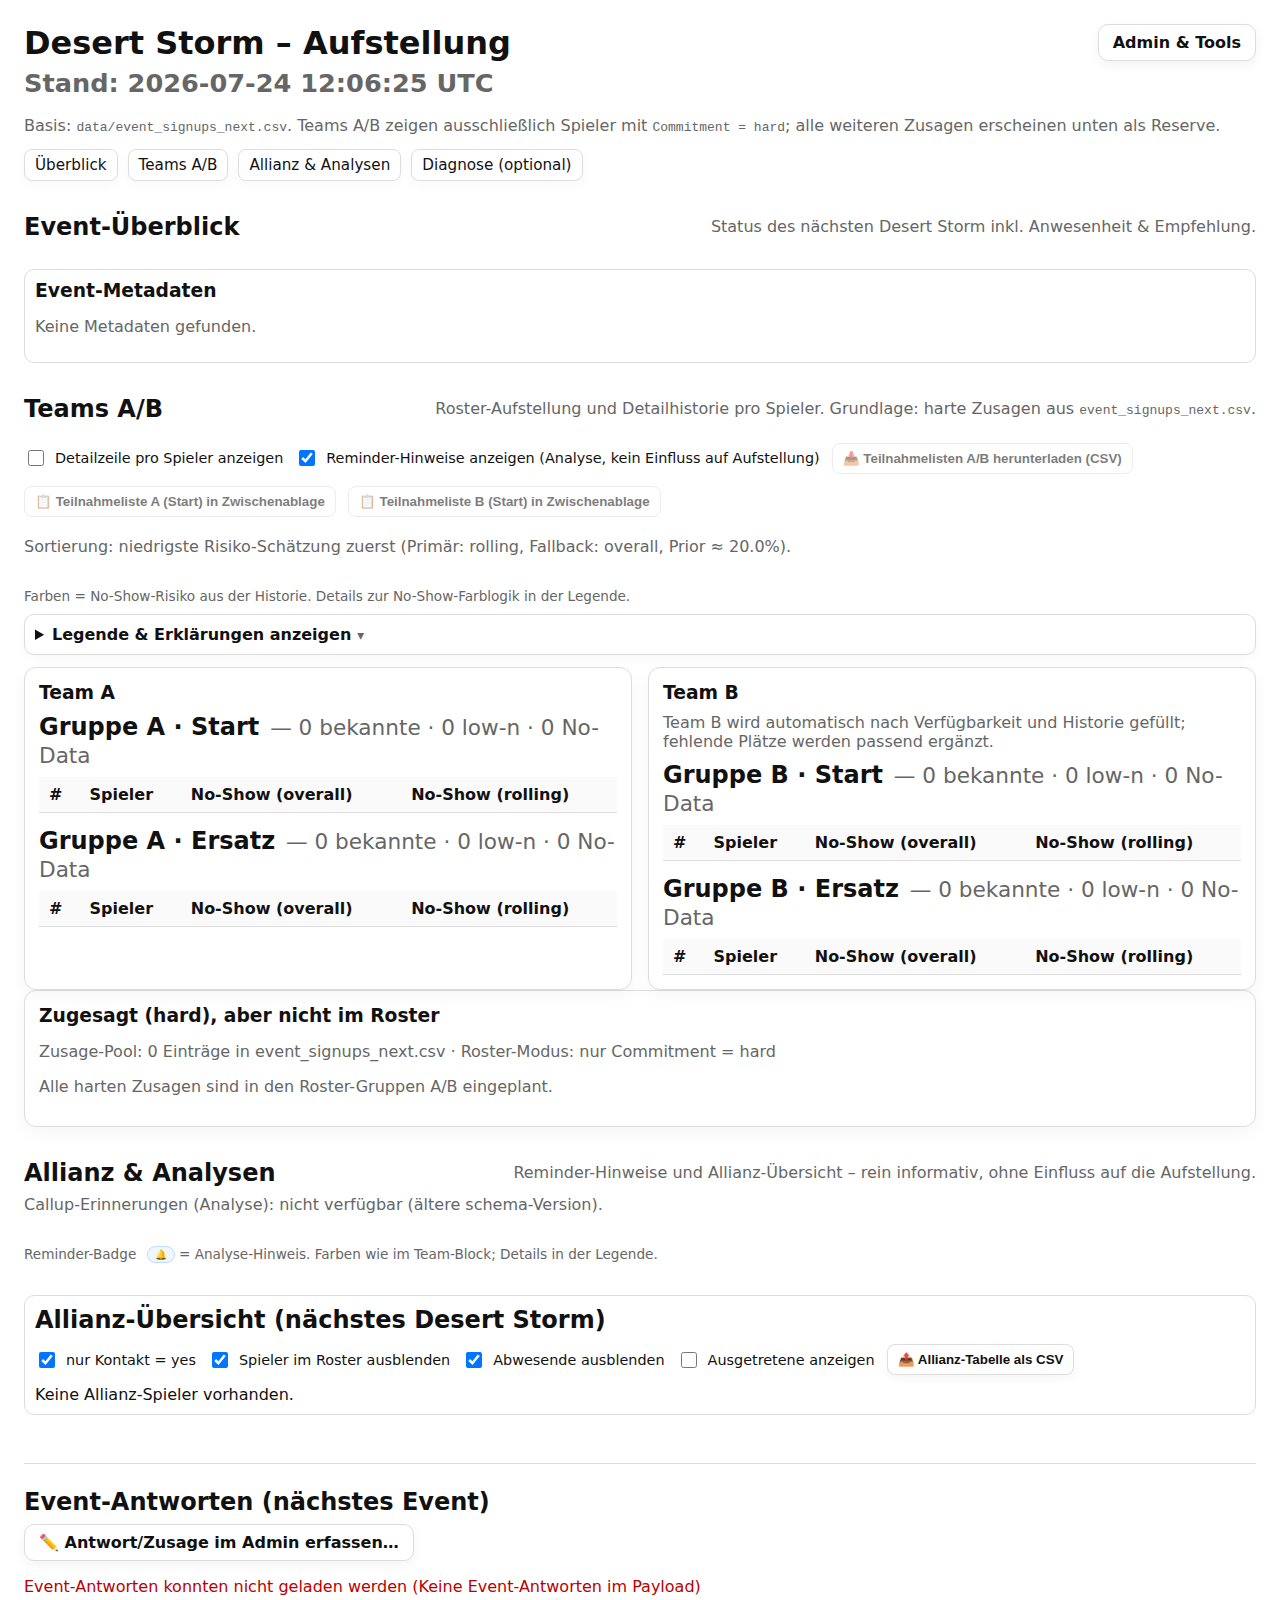
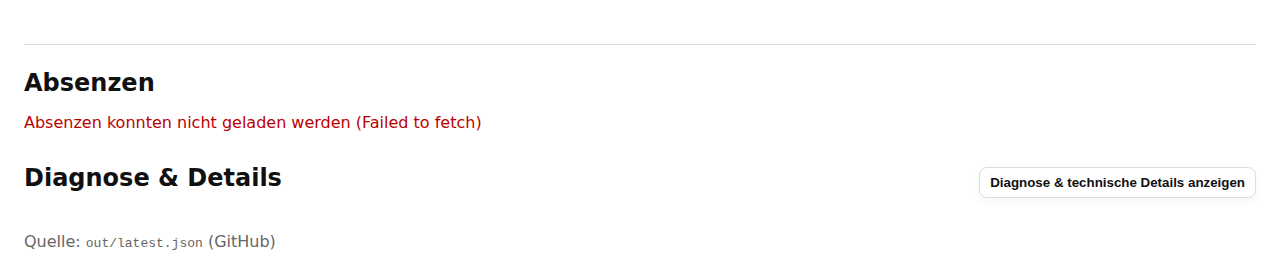
<file: docs/index.html>
<!doctype html>
<html lang="de">
<head>
  <meta charset="utf-8" />
  <meta name="viewport" content="width=device-width,initial-scale=1" />
  <title>Desert Storm – Aufstellung (Latest)</title>
  <style>
    :root{
      --fg:#111; --muted:#666; --line:#ddd;
      --ok:#1f9d55; --mid:#c9a227; --bad:#d64545;
      --bg:#fff; --bgth:#fafafa;
    }
    html{scroll-behavior:smooth;}
    body{font-family:ui-sans-serif,system-ui,-apple-system,"Segoe UI",Roboto,Arial,"Noto Sans",sans-serif;margin:24px;color:var(--fg);background:var(--bg)}
    h1{margin:0 0 8px}
    h2{margin:0 0 8px}
    h3{margin:12px 0 6px;font-weight:600}
    .top-bar{display:flex;align-items:flex-start;gap:12px;flex-wrap:wrap;margin:0 0 6px}
    .top-actions{margin-left:auto;display:flex;gap:10px;align-items:flex-start;flex-wrap:wrap}
    .admin-link{display:inline-flex;align-items:center;gap:8px;padding:8px 14px;border:1px solid var(--line);border-radius:10px;text-decoration:none;color:var(--fg);background:#fff;box-shadow:0 4px 12px rgba(0,0,0,0.05);font-weight:600}
    .admin-link:hover{border-color:#c8d5ec;box-shadow:0 6px 16px rgba(0,0,0,0.08)}
    .admin-link:active{transform:translateY(1px)}
    .config-diag{border:1px solid var(--line);border-radius:12px;padding:10px 12px;background:#f9fafb;margin:6px 0 14px;box-shadow:0 4px 12px rgba(0,0,0,0.03)}
    .config-diag h2{margin:0 0 4px;font-size:1.05em}
    .config-diag .muted{margin:0}
    .config-diag-grid{display:grid;grid-template-columns:repeat(auto-fit,minmax(240px,1fr));gap:6px 14px;font-size:0.95em;margin-top:6px}
    .config-item{display:flex;flex-direction:column;gap:2px}
    .config-label{color:var(--muted);font-weight:500}
    .config-value{font-weight:700}
    .stamp{display:block;font-size:0.8em;line-height:1.4;margin-top:4px}
    .anchor-nav{display:flex;flex-wrap:wrap;gap:10px;margin:12px 0 20px;font-size:0.95em}
    .anchor-nav a{padding:6px 10px;border:1px solid var(--line);border-radius:8px;text-decoration:none;color:var(--fg);background:#fff;box-shadow:0 4px 12px rgba(0,0,0,0.03)}
    .anchor-nav a:hover{border-color:#c8d5ec}
    .page-section{margin:32px 0}
    .section-header{display:flex;align-items:flex-start;justify-content:space-between;gap:12px;flex-wrap:wrap}
    .section-header p{margin:4px 0 0}
    .overview-grid{display:grid;grid-template-columns:repeat(auto-fit,minmax(280px,1fr));gap:16px;margin-top:10px}
    .meta-list{list-style:none;margin:0;padding:0;display:grid;gap:6px;font-size:0.95em}
    .meta-list strong{font-weight:700}
    .team-grid{display:grid;grid-template-columns:1fr;gap:16px;margin-top:12px}
    @media (min-width: 960px){ .team-grid{grid-template-columns:repeat(2,1fr)} }
    .team-card{border:1px solid var(--line);border-radius:12px;padding:14px;background:#fff;box-shadow:0 6px 18px rgba(0,0,0,0.04)}
    .team-card h3{margin:0 0 10px}
    .team-roles{display:grid;grid-template-columns:1fr;gap:14px}
    .team-legend{margin:6px 0 0}
    .legend-inline{margin-top:6px}
    .diagnostics-header{align-items:center}
    .diag-toggle{margin-left:auto}
    .diagnostics-content{display:none;margin-top:12px}
    .diagnostics-content.is-open{display:block}
    table{width:100%;border-collapse:collapse}
    th,td{border-bottom:1px solid var(--line);padding:8px 10px;text-align:left;vertical-align:top}
    th{background:var(--bgth)}
    .muted{color:var(--muted)}
    .num{font-variant-numeric:tabular-nums}
    .counts{font-size:.9em;color:var(--muted);font-weight:400;margin-left:.25rem}
    .chip{display:inline-block;min-width:52px;text-align:right;padding:2px 8px;border-radius:999px;border:1px solid var(--line)}
    .chip.ns-neutral{background:#f6f7f8;border:1px solid #ccc;color:#555}
    .ns-ok{border-color:#bfe8cc;background:#f3fbf6}
    .ns-mid{background:#fff9e6;border:1px solid #f3d78a}
    .ns-bad{border-color:#f2b7b7;background:#fff5f5}
    .sub{margin:6px 0 18px}
    .wrap{display:grid;grid-template-columns:1fr;gap:28px}
    @media (min-width: 960px){ .wrap{grid-template-columns:1fr 1fr} }
    .tag{display:inline-block;margin-left:6px;padding:2px 7px;border-radius:999px;font-size:0.72em;font-weight:600;vertical-align:middle}
    .tag-abs-active{background:#ecfdf3;border:1px solid #bbf7d0;color:#166534}
    .tag-abs-planned{background:#eef2ff;border:1px solid #c7d2fe;color:#312e81}
    .tag-nd{background:var(--bad);color:#fff}
    .tag-low{background:#f1e1a8;color:#111}
    .tag-event{background:#ecfeff;border:1px solid #a5f3fc;color:#0f172a}
    .tag-hard{background:#fee2e2;border:1px solid #fecdd3;color:#7f1d1d}
    .tag-fix{background:#f5f5f5;border:1px solid #d4d4d8;color:#3f3f46;display:inline-flex;align-items:center;gap:4px;letter-spacing:0.01em}
    .tag-callup{background:#eff6ff;border:1px solid #bfdbfe;color:#1d4ed8;display:inline-flex;align-items:center;gap:4px;letter-spacing:0.01em;font-weight:600}
    .info-icon{display:inline-flex;align-items:center;justify-content:center;width:16px;height:16px;border:1px solid var(--line);border-radius:50%;font-size:11px;line-height:1;background:#fff;color:var(--muted);margin-left:6px;cursor:help}
    .legend{font-size:0.85em;margin:32px 0 0}
    .legend + .legend{margin-top:6px}
    .legend-accordion{margin-top:10px;border:1px solid var(--line);border-radius:10px;padding:10px;background:#fff;box-shadow:0 4px 12px rgba(0,0,0,0.03)}
    .legend-accordion summary{font-weight:600;cursor:pointer;outline:none}
    .legend-accordion summary::-webkit-details-marker{display:none}
    .legend-accordion summary::after{content:"▾";margin-left:6px;font-size:0.85em;color:var(--muted)}
    .legend-accordion[open] summary::after{content:"▴"}
    .legend-accordion .legend-body{margin:8px 0 0;font-size:0.9em;color:var(--muted);display:grid;gap:8px}
    .roster-controls{margin:12px 0 20px;display:flex;gap:12px;flex-wrap:wrap;align-items:center}
    .player-meta-toggle{font-size:0.9em;color:var(--fg);display:inline-flex;align-items:center;gap:8px;cursor:pointer;user-select:none}
    .player-meta-toggle input{width:16px;height:16px}
    .filter-note{font-size:0.9em;color:var(--muted)}
    .btn{display:inline-flex;align-items:center;gap:6px;border:1px solid var(--line);background:#fff;border-radius:8px;padding:7px 10px;font-weight:600;cursor:pointer;color:var(--fg);box-shadow:0 4px 10px rgba(0,0,0,0.04)}
    .btn:disabled{opacity:0.55;cursor:not-allowed;box-shadow:none}
    .player-name-row{font-size:14px;font-weight:600}
    .player-meta-row{font-size:11px;color:#777;margin-top:2px;display:none}
    .show-player-meta .player-meta-row{display:block}
    .hide-callups .callup-badge{display:none}
    .is-hidden{display:none!important}
    #absences,#event-responses{margin-top:48px;padding-top:24px;border-top:1px solid var(--line)}
    #absences h2,#event-responses h2{margin:0 0 8px}
    #absences .absences-empty,#event-responses .absences-empty{color:var(--muted);margin:0}
    #absences table,#event-responses table{margin-top:12px}
    .absences-roster-badge{display:inline-block;margin-left:6px;padding:2px 8px;border-radius:999px;border:1px solid var(--line);font-size:0.75em;color:var(--muted);background:var(--bgth)}
    .absences-error{color:#b00}
    .extra-grid{display:grid;grid-template-columns:repeat(auto-fit,minmax(280px,1fr));gap:16px;margin-top:8px}
    .extra-card{border:1px solid var(--line);border-radius:10px;padding:10px;background:var(--bgth)}
    .extra-card h3{margin:0 0 6px}
    .extra-list{list-style:none;padding:0;margin:0;display:grid;gap:6px}
    .extra-meta{color:var(--muted);font-size:0.85em}
    .diag{margin:10px 0 0;padding:10px;border-radius:10px;border:1px solid var(--line);background:#fff}
    .diag h4{margin:0 0 6px;font-size:1em}
    .diag ul{margin:0;padding-left:20px;color:#444}
    .diag .warn{color:#7f1d1d;font-weight:600}
    #extras{margin-top:48px;padding-top:24px;border-top:1px solid var(--line)}
    #extras h2{margin-top:0}
    #signup-inline{display:none;margin-top:8px}
    #callup-suggestions{margin-top:32px}
    .callup-suggestion-grid{display:grid;grid-template-columns:repeat(auto-fit,minmax(320px,1fr));gap:12px}
    .callup-suggestion-card{border:1px solid var(--line);border-radius:10px;padding:10px;background:#fff}
    .callup-suggestion-card h3{margin:0 0 6px}
    .callup-suggestion-card table{width:100%;border-collapse:collapse;margin-top:6px}
    .callup-suggestion-card th,.callup-suggestion-card td{border-bottom:1px solid var(--line);padding:6px 8px;text-align:left}
    .callup-suggestion-card th{background:var(--bgth)}
    .callup-suggestion-card td.reason{font-size:0.9em;color:var(--muted)}
    #alliance-overview{margin-top:32px}
    #alliance-overview .filters{display:flex;flex-wrap:wrap;gap:12px;margin:10px 0}
    #alliance-overview table{margin-top:10px}
    #alliance-overview .contact-chip{display:inline-flex;align-items:center;gap:6px;padding:2px 8px;border-radius:12px;font-weight:700;border:1px solid var(--line)}
    #alliance-overview .contact-yes{background:#ecfdf3;border-color:#bbf7d0;color:#166534}
    #alliance-overview .contact-maybe{background:#fff7ed;border-color:#fed7aa;color:#7c2d12}
    #alliance-overview .contact-no{background:#fef2f2;border-color:#fecdd3;color:#991b1b}
    #alliance-overview .contact-former{background:#f4f4f5;border-color:#e4e4e7;color:#3f3f46}
    #alliance-overview .alliance-summary{margin:6px 0 4px;color:var(--muted);font-size:0.95em}
    #alliance-overview .alliance-status{display:inline-flex;align-items:center;gap:6px;font-weight:600}
    #alliance-overview .alliance-status .tag{margin-left:0}
    #alliance-overview .alliance-status .status-active{background:#ecfdf3;border:1px solid #bbf7d0;color:#166534;padding:2px 8px;border-radius:10px;font-size:0.85em}
    #alliance-overview .alliance-status .status-former{background:#f4f4f5;border:1px solid #e4e4e7;color:#3f3f46;padding:2px 8px;border-radius:10px;font-size:0.85em}
    #alliance-overview .ex-member{background:linear-gradient(90deg,#f9fafb,#f4f4f5)}
    .admin-inline-link{color:inherit;text-decoration:none;display:inline-flex;align-items:center;gap:4px;padding:2px 6px;border-radius:8px;border:1px solid var(--line);background:#fff}
    .admin-inline-link:hover{border-color:#c8d5ec}
    .prefill-highlight{box-shadow:0 0 0 2px #bfdbfe;transition:box-shadow 0.25s ease;background:linear-gradient(90deg,#eff6ff,transparent)}
    .init-error{border:1px solid #f7c5c5;background:#fff5f5;color:#7f1d1d;padding:12px 14px;border-radius:10px;box-shadow:0 6px 18px rgba(0,0,0,0.04);font-weight:600;margin:12px 0 0}
    .section-fallback{color:#7f1d1d;font-weight:600;margin:6px 0 0}
  </style>
</head>
<body>
  <div class="top-bar">
    <h1>Desert Storm – Aufstellung <span id="stamp" class="muted stamp"></span></h1>
    <div class="top-actions">
      <a class="admin-link" href="admin/index.html">Admin &amp; Tools</a>
    </div>
  </div>
  <p class="muted" style="margin:4px 0 14px;">Basis: <code>data/event_signups_next.csv</code>. Teams A/B zeigen ausschließlich Spieler mit <code>Commitment = hard</code>; alle weiteren Zusagen erscheinen unten als Reserve.</p>
  <nav class="anchor-nav">
    <a href="#section-overview">Überblick</a>
    <a href="#section-teams">Teams A/B</a>
    <a href="#section-alliance">Allianz &amp; Analysen</a>
    <a href="#section-diagnostics">Diagnose (optional)</a>
  </nav>

  <div id="init-error" class="init-error" style="display:none"></div>

  <!-- Abschnittsstruktur: Überblick (Status & Empfehlung), Teams A/B (Roster & Details), Allianz & Analyse (Reminder-Hinweise), Diagnose (Debug). -->
    <section id="section-overview" class="page-section">
      <div class="section-header">
        <h2>Event-Überblick</h2>
        <p class="muted">Status des nächsten Desert Storm inkl. Anwesenheit &amp; Empfehlung.</p>
      </div>
      <div class="overview-grid">
        <div id="attendance-summary" class="diag" style="display:none"></div>
        <div id="overview-meta" class="diag">
          <h3 style="margin:0 0 6px">Event-Metadaten</h3>
          <p class="muted" id="overview-meta-note">Wird geladen …</p>
          <ul class="meta-list" id="overview-meta-list" style="display:none"></ul>
        </div>
      </div>
    </section>

  <section id="section-teams" class="page-section">
    <div class="section-header">
      <h2>Teams A/B</h2>
      <p class="muted">Roster-Aufstellung und Detailhistorie pro Spieler. Grundlage: harte Zusagen aus <code>event_signups_next.csv</code>.</p>
    </div>
    <div class="roster-controls">
      <label class="player-meta-toggle">
        <input type="checkbox" id="player-meta-toggle" />
        Detailzeile pro Spieler anzeigen
      </label>
      <label class="player-meta-toggle">
        <input type="checkbox" id="callup-toggle" checked />
        Reminder-Hinweise anzeigen (Analyse, kein Einfluss auf Aufstellung)
      </label>
      <button id="participation-download" class="btn" type="button" disabled>
        📥 Teilnahmelisten A/B herunterladen (CSV)
      </button>
      <button id="participation-clipboard-A" class="btn" type="button" disabled>
        📋 Teilnahmeliste A (Start) in Zwischenablage
      </button>
      <button id="participation-clipboard-B" class="btn" type="button" disabled>
        📋 Teilnahmeliste B (Start) in Zwischenablage
      </button>
    </div>
    <p class="muted" id="sort-note" style="margin:0 0 10px"></p>
      <p class="muted legend team-legend">Farben = No-Show-Risiko aus der Historie. Details zur No-Show-Farblogik in der Legende.</p>
      <details class="legend-accordion">
        <summary>Legende &amp; Erklärungen anzeigen</summary>
        <div class="legend-body">
          <div>Tags: <span class="tag tag-nd" title="Keine Historie – events_seen = 0">No&nbsp;Data</span> keine Historie · <span class="tag tag-low" title="Wenig Historie – events_seen ∈ {1,2}">low&nbsp;n</span> wenig Historie · <span class="tag tag-fix">🔒 verbindlich</span> verbindliche Zusage (Commitment=hard) · <span class="tag tag-callup callup-badge">🔔 Erinnerung</span> Analyse-Hinweis (kein Einfluss auf A/B-Roster).</div>
          <div>No-Show-Farben: basieren auf Historie (rolling → overall). No-Data = nie teilgenommen (grau). low-n ≤2 = gelb. Einzelner Fehltermin allein wird nicht rot markiert.</div>
          <div>EB = geglättete, konservative No-Show-Schätzung (bestraft Declines/kein Feedback). Rolling = reine Historie ohne Glättung (Shows/Events), reagiert schneller.</div>
        </div>
      </details>
    <div id="roster-root" class="team-grid">
      <div class="team-card">
        <h3>Team A</h3>
        <div class="team-roles">
          <section id="A-Start">
            <h2>Gruppe A · Start</h2>
            <table>
              <thead><tr><th>#</th><th>Spieler</th><th title="Konservative Schätzung des No-Show-Risikos. Nutzt eine geglättete (EB) Auswertung der bisherigen Shows/No-Shows und bestraft Declines/kein Feedback.">No-Show (overall)</th><th title="Reine Historie ohne Glättung (Shows / Events). Reagiert schneller, ist aber bei wenigen Events weniger stabil.">No-Show (rolling)</th></tr></thead>
              <tbody></tbody>
            </table>
          </section>
          <section id="A-Ersatz">
            <h2>Gruppe A · Ersatz</h2>
            <table>
              <thead><tr><th>#</th><th>Spieler</th><th title="Konservative Schätzung des No-Show-Risikos. Nutzt eine geglättete (EB) Auswertung der bisherigen Shows/No-Shows und bestraft Declines/kein Feedback.">No-Show (overall)</th><th title="Reine Historie ohne Glättung (Shows / Events). Reagiert schneller, ist aber bei wenigen Events weniger stabil.">No-Show (rolling)</th></tr></thead>
              <tbody></tbody>
            </table>
          </section>
        </div>
      </div>
      <div class="team-card">
        <h3>Team B</h3>
        <p class="muted" style="margin:2px 0 10px;">Team B wird automatisch nach Verfügbarkeit und Historie gefüllt; fehlende Plätze werden passend ergänzt.</p>
        <div class="team-roles">
          <section id="B-Start">
            <h2>Gruppe B · Start</h2>
            <table>
              <thead><tr><th>#</th><th>Spieler</th><th title="Konservative Schätzung des No-Show-Risikos. Nutzt eine geglättete (EB) Auswertung der bisherigen Shows/No-Shows und bestraft Declines/kein Feedback.">No-Show (overall)</th><th title="Reine Historie ohne Glättung (Shows / Events). Reagiert schneller, ist aber bei wenigen Events weniger stabil.">No-Show (rolling)</th></tr></thead>
              <tbody></tbody>
            </table>
          </section>
          <section id="B-Ersatz">
            <h2>Gruppe B · Ersatz</h2>
            <table>
              <thead><tr><th>#</th><th>Spieler</th><th title="Konservative Schätzung des No-Show-Risikos. Nutzt eine geglättete (EB) Auswertung der bisherigen Shows/No-Shows und bestraft Declines/kein Feedback.">No-Show (overall)</th><th title="Reine Historie ohne Glättung (Shows / Events). Reagiert schneller, ist aber bei wenigen Events weniger stabil.">No-Show (rolling)</th></tr></thead>
              <tbody></tbody>
            </table>
          </section>
        </div>
      </div>
    </div>
    <div class="team-card">
      <h3>Zugesagt (hard), aber nicht im Roster</h3>
      <p class="muted" id="hard-reserves-note">Lädt Zusagen …</p>
      <div id="hard-reserves"></div>
    </div>
  </section>

    <section id="section-alliance" class="page-section">
      <div class="section-header">
        <h2>Allianz &amp; Analysen</h2>
        <p class="muted">Reminder-Hinweise und Allianz-Übersicht – rein informativ, ohne Einfluss auf die Aufstellung.</p>
      </div>
      <p class="muted" id="callup-note" style="margin:0 0 12px; display:none"></p>
      <section id="callup-suggestions" class="diag" style="display:none">
        <h2>Reminder-Empfehlungen (Analyse)</h2>
        <p class="muted" id="callup-suggestions-note">Lädt Empfehlungen …</p>
        <div id="callup-suggestions-content"></div>
      </section>
      <p class="muted legend legend-inline">Reminder-Badge <span class="tag tag-callup callup-badge">🔔</span> = Analyse-Hinweis. Farben wie im Team-Block; Details in der Legende.</p>

    <section id="alliance-overview" class="diag">
      <h2>Allianz-Übersicht (nächstes Desert Storm)</h2>
      <div class="filters">
        <label class="player-meta-toggle"><input type="checkbox" id="alliance-filter-contact" checked /> nur Kontakt = yes</label>
        <label class="player-meta-toggle"><input type="checkbox" id="alliance-filter-hide-roster" checked /> Spieler im Roster ausblenden</label>
        <label class="player-meta-toggle"><input type="checkbox" id="alliance-filter-hide-absent" checked /> Abwesende ausblenden</label>
        <label class="player-meta-toggle"><input type="checkbox" id="alliance-filter-show-former" /> Ausgetretene anzeigen</label>
        <button class="btn" id="alliance-export" type="button">📤 Allianz-Tabelle als CSV</button>
      </div>
      <p id="alliance-overview-summary" class="muted" style="margin:0 0 6px;">Übersicht wird geladen …</p>
      <div id="alliance-overview-table"></div>
    </section>

    <section id="event-responses">
      <h2>Event-Antworten (nächstes Event)</h2>
      <p style="margin:6px 0 10px;"><a class="admin-link" href="admin/event-assignments.html" target="_blank" rel="noopener">✏️ Antwort/Zusage im Admin erfassen…</a></p>
      <div id="event-responses-content" class="muted">Wird geladen …</div>
    </section>

    <section id="absences">
      <h2>Absenzen</h2>
      <div id="absences-content" class="muted">Wird geladen …</div>
    </section>
  </section>

  <section id="section-diagnostics" class="page-section">
    <div class="section-header diagnostics-header">
      <h2>Diagnose &amp; Details</h2>
      <button class="btn diag-toggle" id="diagnostics-toggle" type="button">Diagnose &amp; technische Details anzeigen</button>
    </div>
    <div id="diagnostics-content" class="diagnostics-content">
      <div class="diag">
        <p class="muted" style="margin:0">Nur für technische Analyse / Debugging: Signup-Pool-Diagnostik, erweiterte Absenzen und Konfig.</p>
      </div>
      <div id="config-diag" class="diag config-diag">
        <div class="section-header" style="margin:0">
          <h2 style="margin:0">Konfig &amp; Diagnose</h2>
          <p class="muted" id="config-diag-note" style="margin:0">Wird geladen …</p>
        </div>
        <div class="config-diag-grid" id="config-diag-grid" style="display:none"></div>
      </div>
      <div id="forced-diagnostics" class="diag"></div>
      <section id="absence-diagnostics" class="diag" style="display:none"></section>
    </div>
  </section>

  <p class="sub muted">Quelle: <code>out/latest.json</code> (GitHub)</p>

  <script src="shared.js"></script>
  <script>
    // Quelle (mit Cache-Buster)
    const url = new URL(location.href);
    const branchOverride = url.searchParams.get('branch');
    const branch = branchOverride || 'main';
    const cacheBuster = `?v=${Date.now()}`;
    const SITE_ROOT = dsroShared.computeSiteRoot(location.pathname || '/');
    const LATEST_JSON_URL = dsroShared.buildLatestJsonUrl({ branchOverride, cacheBuster, siteRoot: SITE_ROOT });
    const canonicalNameJS = dsroShared.canonicalNameJS;
    const escapeHtml = dsroShared.escapeHtml;
    const fetchJsonWithErrors = dsroShared.fetchJsonWithErrors;
    const initErrorBlock = document.getElementById("init-error");
    // Main roster UI expects latest.json at: docs/out/latest.json (served as out/latest.json on GitHub Pages).
    // Konfiguration: Prior-Defaults (werden durch schema.prior überschrieben)
    const DEFAULT_PRIOR_FALLBACK = 0.18;
    const DEFAULT_PRIOR_PAD = 0.02;
    const EPS = 1e-12;

    const state = {
      showPlayerMeta: false,
      showCallups: true,
      absences: { entries: [], active: [], error: null, loading: true },
      absenceDebug: null,
      absenceConflicts: [],
      eventResponses: { entries: [], declines: [], penalties: [], stats: {}, loading: true, error: null },
      eventResponseConflicts: [],
      playersByCanon: {},
      forcedDiagnostics: { forced: [], invalid: [], overbooked: [], rows: [] },
      callupMeta: { available: false, recommendedTotal: null, reasonCounts: {}, fromStats: false, hasStats: false },
      callupCandidates: [],
      callupSuggestions: null,
      allianceOverview: { players: [], meta: {} },
      allianceFilters: { contactYesOnly: true, hideRoster: true, hideAbsent: true, showFormer: false },
      latestPayload: null,
      playersArray: [],
      rosterBuckets: {},
      hardSignupEntries: [],
      hardSignupCanonSet: new Set(),
      allianceByCanon: new Map(),
    };
    const rosterRoot = document.getElementById("roster-root");
    const playerMetaToggle = document.getElementById("player-meta-toggle");
    const callupToggle = document.getElementById("callup-toggle");
    const callupNote = document.getElementById("callup-note");
    const attendanceSummaryBox = document.getElementById("attendance-summary");
    const overviewMeta = document.getElementById("overview-meta");
    const overviewMetaNote = document.getElementById("overview-meta-note");
    const overviewMetaList = document.getElementById("overview-meta-list");
    const configDiag = document.getElementById("config-diag");
    const configDiagNote = document.getElementById("config-diag-note");
    const configDiagGrid = document.getElementById("config-diag-grid");
    const callupSuggestionsSection = document.getElementById("callup-suggestions");
    const callupSuggestionsContent = document.getElementById("callup-suggestions-content");
    const callupSuggestionsNote = document.getElementById("callup-suggestions-note");
    const callupExportBtn = document.getElementById("callup-export");
    const participationDownloadBtn = document.getElementById("participation-download");
    const participationClipboardBtnA = document.getElementById("participation-clipboard-A");
    const participationClipboardBtnB = document.getElementById("participation-clipboard-B");
    const allianceTable = document.getElementById("alliance-overview-table");
    const allianceSummary = document.getElementById("alliance-overview-summary");
    const allianceExportBtn = document.getElementById("alliance-export");
    const allianceFilterContact = document.getElementById("alliance-filter-contact");
    const allianceFilterHideRoster = document.getElementById("alliance-filter-hide-roster");
    const allianceFilterHideAbsent = document.getElementById("alliance-filter-hide-absent");
    const allianceFilterShowFormer = document.getElementById("alliance-filter-show-former");
    const absencesContainer = document.getElementById("absences-content");
    const absenceDiag = document.getElementById("absence-diagnostics");
    const eventResponsesContainer = document.getElementById("event-responses-content");
    const extraRoot = document.getElementById("extra-root");
    const extraNote = document.getElementById("extra-note");
    const signupInline = document.getElementById("signup-inline");
    const diagnosticsToggle = document.getElementById("diagnostics-toggle");
    const diagnosticsContent = document.getElementById("diagnostics-content");
    const hardReservesRoot = document.getElementById("hard-reserves");
    const hardReservesNote = document.getElementById("hard-reserves-note");

    function safeRenderSection(sectionId, renderFn, fallbackTarget) {
      try {
        renderFn();
      } catch (err) {
        console.error(`DS_RENDER_${sectionId.toUpperCase()}_FAILED`, err);
        if (fallbackTarget) {
          renderSectionFallback(fallbackTarget);
        }
      }
    }

    function renderSectionFallback(target, message = "Dieser Abschnitt konnte nicht geladen werden.") {
      const el = typeof target === "string" ? document.querySelector(target) : target;
      if (!el) return;
      if (el.children.length === 0 || el.tagName === "P") {
        el.textContent = message;
      } else {
        el.innerHTML = `<p class="section-fallback">${escapeHtml(message)}</p>`;
      }
      if (typeof el.classList?.remove === "function") {
        el.classList.remove("muted");
      }
      el.style.display = "block";
    }

    function clearInitError() {
      if (initErrorBlock) {
        initErrorBlock.style.display = "none";
        initErrorBlock.textContent = "";
      }
    }

    function showInitError(message) {
      if (initErrorBlock) {
        initErrorBlock.textContent = message;
        initErrorBlock.style.display = "block";
      }
      markPlaceholdersAsFailed(message);
    }

    function markPlaceholdersAsFailed(message) {
      renderSectionFallback(overviewMetaNote, message);
      renderSectionFallback(allianceSummary, message);
      renderSectionFallback(allianceTable, message);
      renderSectionFallback(eventResponsesContainer, message);
      renderSectionFallback(absencesContainer, message);
    }

    async function loadLatestJson() {
      return fetchJsonWithErrors(LATEST_JSON_URL, { cache: "no-store" });
    }

    // Zentrale Stelle für rosterbezogene Filter (aktuell nur Platzhalter für künftige Flags)
    function applyRosterFilters() {
      const rows = document.querySelectorAll('#roster-root tr[data-player-row="true"]');
      rows.forEach(row => {
        row.classList.remove('is-hidden');
      });
    }

    if (playerMetaToggle) {
      state.showPlayerMeta = Boolean(playerMetaToggle.checked);
      playerMetaToggle.addEventListener("change", (event) => {
        state.showPlayerMeta = event.target.checked;
        if (rosterRoot) {
          rosterRoot.classList.toggle("show-player-meta", state.showPlayerMeta);
        }
      });
    }
    if (callupToggle) {
      state.showCallups = Boolean(callupToggle.checked);
      callupToggle.addEventListener("change", (event) => {
        state.showCallups = event.target.checked;
        if (rosterRoot) {
          rosterRoot.classList.toggle("hide-callups", !state.showCallups);
        }
        document.body.classList.toggle("hide-callups", !state.showCallups);
        updateCallupNote(state.callupMeta);
      });
    }
    applyRosterFilters();
    if (callupExportBtn) {
      callupExportBtn.addEventListener("click", () => {
        const candidates = state.callupCandidates || [];
        const suggestions = state.callupSuggestions;
        const exportedSuggestions = exportSuggestedCallupsCsv(state.latestPayload, suggestions);
        if (exportedSuggestions) return;
        if (!candidates.length) {
          callupExportBtn.title = 'Keine Callup-Kandidaten im aktuellen Roster';
          return;
        }
        exportCallupCandidatesCsv(state.latestPayload, candidates);
      });
    }
    if (participationDownloadBtn) {
      participationDownloadBtn.addEventListener('click', () => {
        if (!canUseParticipationExport()) {
          alert('Roster noch nicht geladen – bitte später erneut versuchen.');
          return;
        }
        const eventIds = promptParticipationEventIds();
        const exports = buildParticipationExports(eventIds);
        if (!exports.length) {
          alert('Kein Export, da keine EventID eingegeben wurde.');
          return;
        }
        exports.forEach(entry => downloadCsv(entry));
      });
    }
    if (participationClipboardBtnA) {
      participationClipboardBtnA.addEventListener('click', () => copyParticipationGroupToClipboard('A'));
    }
    if (participationClipboardBtnB) {
      participationClipboardBtnB.addEventListener('click', () => copyParticipationGroupToClipboard('B'));
    }
    if (allianceFilterContact) {
      state.allianceFilters.contactYesOnly = Boolean(allianceFilterContact.checked);
      allianceFilterContact.addEventListener('change', (event) => {
        state.allianceFilters.contactYesOnly = Boolean(event.target.checked);
        renderAllianceOverview();
      });
    }
    if (allianceFilterHideRoster) {
      state.allianceFilters.hideRoster = Boolean(allianceFilterHideRoster.checked);
      allianceFilterHideRoster.addEventListener('change', (event) => {
        state.allianceFilters.hideRoster = Boolean(event.target.checked);
        renderAllianceOverview();
      });
    }
    if (allianceFilterHideAbsent) {
      state.allianceFilters.hideAbsent = Boolean(allianceFilterHideAbsent.checked);
      allianceFilterHideAbsent.addEventListener('change', (event) => {
        state.allianceFilters.hideAbsent = Boolean(event.target.checked);
        renderAllianceOverview();
      });
    }
    if (allianceFilterShowFormer) {
      state.allianceFilters.showFormer = Boolean(allianceFilterShowFormer.checked);
      allianceFilterShowFormer.addEventListener('change', (event) => {
        state.allianceFilters.showFormer = Boolean(event.target.checked);
        renderAllianceOverview();
      });
    }
    if (allianceExportBtn) {
      allianceExportBtn.addEventListener('click', () => {
        exportAllianceOverviewCsv();
      });
    }
    if (diagnosticsToggle && diagnosticsContent) {
      const setDiagnosticsOpen = (open) => {
        diagnosticsContent.classList.toggle("is-open", open);
        diagnosticsContent.style.display = open ? "block" : "none";
        diagnosticsToggle.textContent = open
          ? "Diagnose & technische Details ausblenden"
          : "Diagnose & technische Details anzeigen";
      };
      setDiagnosticsOpen(false);
      diagnosticsToggle.addEventListener("click", () => {
        const isOpen = diagnosticsContent.classList.contains("is-open");
        setDiagnosticsOpen(!isOpen);
      });
    }
    if (rosterRoot) {
      rosterRoot.classList.toggle("show-player-meta", state.showPlayerMeta);
      rosterRoot.classList.toggle("hide-callups", !state.showCallups);
    }
    document.body.classList.toggle("hide-callups", !state.showCallups);
    applyRosterFilters();
    updateCallupNote(state.callupMeta);
    updateCallupExportButton(state.callupMeta, state.callupCandidates);

    // Format & Styling
    const pad = (n)=> String(n).padStart(2,"0");
    const pc  = (x)=> (x==null || isNaN(x)) ? "–" : (Math.round(x*1000)/10).toFixed(1)+"%";
    const BADGE_SETTINGS = {
      thresholds: {
        ok: 0.20,
        warning: 0.35,
      },
      singleMiss: {
        seenMin: 10,
        rateMax: 0.12,
      },
      lowNMax: 2,
      softenBadUntilSeen: 5,
    };
    const GREEN_TH  = BADGE_SETTINGS.thresholds.ok;
    const YELLOW_TH = BADGE_SETTINGS.thresholds.warning;
    const SINGLE_MISS_GREEN_SEEN_MIN = BADGE_SETTINGS.singleMiss.seenMin;
    const SINGLE_MISS_GREEN_RATE_MAX = BADGE_SETTINGS.singleMiss.rateMax;
    const clamp = (x)=> Math.min(1, Math.max(0, x));
    const toNumber = (v)=>{
      if (v==null) return null;
      const n = Number(v);
      return Number.isFinite(n) ? n : null;
    };

    const pickFirstString = (...candidates) => {
      for (const c of candidates) {
        if (c == null) continue;
        const str = typeof c === "string" ? c.trim() : String(c).trim();
        if (str) return str;
      }
      return "";
    };

    function normalizeSignupEntries(payload) {
      const entries = Array.isArray(payload?.signup_pool?.file_entries)
        ? payload.signup_pool.file_entries
        : [];
      return entries.map(row => {
        const name = pickFirstString(row?.player, row?.PlayerName);
        const canon = canonicalNameJS(row?.canon || name);
        const group = pickFirstString(row?.resolved_group, row?.group_pref, row?.group, row?.Group);
        const role = pickFirstString(row?.resolved_role, row?.role_pref, row?.role, row?.Role);
        const commitment = pickFirstString(row?.commitment, row?.Commitment).toLowerCase();
        const note = pickFirstString(row?.note, row?.Note);
        const source = pickFirstString(row?.source, row?.Source);
        const status = pickFirstString(row?.status, row?.Status);
        const isAbsent = Boolean(row?.is_absent_next_event);
        return { name, canon, group, role, commitment, note, source, status, isAbsent };
      });
    }

    function collectHardSignupCanonSet(entries = []) {
      const set = new Set();
      entries.forEach(entry => {
        if (!entry || typeof entry !== 'object') return;
        if ((entry.commitment || '').toLowerCase() !== 'hard') return;
        const canon = canonicalNameJS(entry.canon || entry.name || '');
        if (canon) set.add(canon);
      });
      return set;
    }

    function collectRosterCanonSet(buckets = {}) {
      const set = new Set();
      Object.values(buckets || {}).forEach(list => {
        (list || []).forEach(row => {
          const canon = canonicalNameJS(row?.PlayerName || '');
          if (canon) set.add(canon);
        });
      });
      return set;
    }

    function buildAllianceLookup(players = []) {
      const map = new Map();
      players.forEach(p => {
        if (!p || typeof p !== 'object') return;
        const canon = canonicalNameJS(p.canon || p.display || '');
        if (canon) map.set(canon, p);
      });
      return map;
    }

    function lookupPlayerMeta(canon) {
      if (!canon) return null;
      if (state.playersByCanon && state.playersByCanon[canon]) return state.playersByCanon[canon];
      if (state.allianceByCanon instanceof Map && state.allianceByCanon.has(canon)) {
        return state.allianceByCanon.get(canon);
      }
      return null;
    }

    const CALLUP_REASON_LABELS = {
      high_overall: "Hohe No-Show overall",
      high_rolling: "Hohe No-Show rolling",
      rolling_uptick: "Rolling-Uptick (rolling > overall)",
      recent_uptick: "Rolling-Uptick (rolling > overall)",
      low_n: "Low-N (wenig Events)",
    };

    function formatCallupReasons(callup) {
      if (!callup) return "";
      const rawReasons = Array.isArray(callup.reasons) ? callup.reasons : [];
      const codes = new Set();
      const fallbackLabels = [];
      rawReasons.forEach(r => {
        if (!r) return;
        const code = (typeof r === "string") ? r : (r.code || r.label || "");
        const normalized = String(code || "").trim();
        if (normalized) {
          codes.add(normalized);
        } else if (typeof r.label === "string") {
          fallbackLabels.push(r.label.trim());
        }
      });

      const labels = [];
      const hasHighOverall = codes.has("high_overall");
      const hasHighRolling = codes.has("high_rolling");
      const hasRollingUptick = codes.has("rolling_uptick") || codes.has("recent_uptick");
      const hasLowN = codes.has("low_n");

      if (hasHighOverall && hasHighRolling) {
        labels.push("Hohe No-Show (overall + rolling)");
      } else {
        if (hasHighOverall) labels.push(CALLUP_REASON_LABELS.high_overall);
        if (hasHighRolling) labels.push(CALLUP_REASON_LABELS.high_rolling);
      }
      if (hasRollingUptick) {
        labels.push(CALLUP_REASON_LABELS.rolling_uptick);
      }
      if (hasLowN) labels.push(CALLUP_REASON_LABELS.low_n);

      if (!labels.length && fallbackLabels.length) {
        labels.push(...fallbackLabels);
      }

      return labels.join(" · ");
    }

    function normalizeCallup(player) {
      const p = (player && typeof player === 'object') ? player : null;
      const rawCallup = (p && p.callup && typeof p.callup === 'object') ? p.callup : null;
      const base = rawCallup && typeof rawCallup === 'object' ? { ...rawCallup } : {};
      const recommendedRaw = (rawCallup && typeof rawCallup.recommended === 'boolean') ? Boolean(rawCallup.recommended) : null;
      const recommendedFlag = (p && typeof p.callup_recommended === 'boolean') ? Boolean(p.callup_recommended) : null;

      const normalizedReasons = [];
      const seenCodes = new Set();
      const rawReasons = Array.isArray(rawCallup?.reasons) ? rawCallup.reasons : [];
      rawReasons.forEach(reason => {
        if (!reason || typeof reason !== 'object') return;
        const code = String(reason.code || '').trim();
        const label = CALLUP_REASON_LABELS[code] || reason.label || code || 'Callup empfohlen';
        if (code) seenCodes.add(code);
        normalizedReasons.push({ code: code || 'unknown', label });
      });

      const reasonCodes = Array.isArray(p?.callup_reason_codes) ? p.callup_reason_codes : [];
      const singleReason = (p && typeof p.callup_reason === 'string' && p.callup_reason.trim()) ? [p.callup_reason] : [];
      [...reasonCodes, ...singleReason].forEach(code => {
        if (code === null || code === undefined) return;
        const normalized = String(code || 'unknown').trim() || 'unknown';
        if (normalized && !seenCodes.has(normalized)) {
          seenCodes.add(normalized);
          normalizedReasons.push({ code: normalized, label: CALLUP_REASON_LABELS[normalized] || normalized });
        }
      });

      const recommended = (recommendedRaw !== null)
        ? recommendedRaw
        : (recommendedFlag !== null ? recommendedFlag : normalizedReasons.length > 0);

      if (!recommended && normalizedReasons.length === 0 && !rawCallup && recommendedFlag === null) {
        return null;
      }

      base.recommended = Boolean(recommended);
      base.reasons = normalizedReasons;
      return base;
    }

    function buildCallupBadge(callup) {
      if (!callup || !callup.recommended) return "";
      const reasonText = formatCallupReasons(callup);
      const label = "Callup";
      const title = reasonText ? `Callup empfohlen: ${reasonText}` : "Callup empfohlen";
      return `<span class="tag tag-callup callup-badge" title="${escapeHtml(title)}">🔔 ${escapeHtml(label)}</span>`;
    }

    function hasFixedCommit(player, forcedSignup = null) {
      const normalizedForced = normalizeForcedSignup(forcedSignup);
      return Boolean(normalizedForced && normalizedForced.commitment === "hard");
    }

    function extractCallupMeta(payload, playersArray, schema = {}) {
      const schemaVersion = Number.isFinite(schema.version) ? Number(schema.version) : null;
      const stats = payload && typeof payload === 'object' && payload.callup_stats && typeof payload.callup_stats === 'object'
        ? payload.callup_stats
        : null;
      const statsCountRaw = stats && Object.prototype.hasOwnProperty.call(stats, 'recommended_total')
        ? Number(stats.recommended_total)
        : null;
      const statsCount = Number.isFinite(statsCountRaw) ? statsCountRaw : null;
      const statsReasons = (stats && stats.reasons && typeof stats.reasons === 'object') ? stats.reasons : null;
      const hasStats = Boolean(stats);
      const configSnapshot = (stats && typeof stats.config_snapshot === 'object') ? stats.config_snapshot : null;

      let derivedCount = 0;
      const derivedReasons = {};
      playersArray.forEach(p => {
        if (!p || typeof p !== 'object') return;
        const callup = normalizeCallup(p);
        const recommended = Boolean(callup && callup.recommended === true);
        if (!recommended) return;
        derivedCount += 1;
        if (Array.isArray(callup.reasons)) {
          callup.reasons.forEach(reason => {
            if (!reason || typeof reason !== 'object') return;
            const code = String(reason.code || 'unknown');
            derivedReasons[code] = (derivedReasons[code] || 0) + 1;
          });
        }
      });

      const recommendedTotal = statsCount != null ? statsCount : derivedCount;
      const reasonCounts = statsReasons || derivedReasons;
      const available = Boolean(hasStats || derivedCount > 0 || playersArray.some(p => normalizeCallup(p)));

      return { available, recommendedTotal, reasonCounts, fromStats: Boolean(hasStats && statsCount != null), hasStats, schemaVersion, configSnapshot };
    }

    function updateCallupNote(meta) {
      if (!callupNote) return;
      const show = state.showCallups;
      if (!show) {
        callupNote.style.display = 'none';
        return;
      }

      const hasStats = Boolean(meta && meta.hasStats);
      const recommendedTotal = Number.isFinite(meta?.recommendedTotal) ? Number(meta.recommendedTotal) : null;
      const reasonCounts = meta?.reasonCounts || {};
      const configSnapshot = meta?.configSnapshot;
      const prefix = 'Callup-Erinnerungen (Analyse): ';

      let text = '';
      if (!hasStats) {
        text = `${prefix}nicht verfügbar (ältere schema-Version).`;
      } else if (recommendedTotal === 0) {
        text = `${prefix}keine Spieler empfohlen.`;
      } else if (recommendedTotal != null && recommendedTotal > 0) {
        text = `${prefix}${recommendedTotal} Spieler empfohlen.`;
      }

      const breakdownOrder = ['high_rolling', 'rolling_uptick', 'high_overall', 'recent_uptick', 'low_n'];
      const breakdown = breakdownOrder
        .map(code => {
          const count = Number.isFinite(reasonCounts[code]) ? Number(reasonCounts[code]) : null;
          if (count == null || count <= 0) return '';
          const label = CALLUP_REASON_LABELS[code] || code;
          return `${count}× ${label}`;
        })
        .filter(Boolean);

      if (text && breakdown.length) {
        text += ` — Gründe: ${breakdown.join(' · ')}`;
      }

      const rulesText = buildConfigSnapshotText(configSnapshot);
      const parts = [];
      if (text) parts.push(text);
      if (rulesText) parts.push(rulesText);

      if (parts.length) {
        callupNote.textContent = parts.join(' — ');
        callupNote.style.display = 'block';
      } else {
        callupNote.textContent = '';
        callupNote.style.display = 'none';
      }
    }

    function formatPercentShort(value) {
      const n = Number(value);
      if (!Number.isFinite(n)) return null;
      return `${Math.round(n * 100)} %`;
    }

    function formatPercentPointsShort(value) {
      const n = Number(value);
      if (!Number.isFinite(n)) return null;
      return `${Math.round(n * 100)} pp`;
    }

    function buildConfigSnapshotText(snapshot) {
      if (!snapshot || typeof snapshot !== 'object') return '';
      const overall = formatPercentShort(snapshot.high_overall_threshold);
      const rolling = formatPercentShort(snapshot.high_rolling_threshold);
      const rollingMin = formatPercentShort(snapshot.rolling_uptick_min);
      const rollingDelta = formatPercentPointsShort(snapshot.rolling_uptick_delta);
      const lowN = Number.isFinite(Number(snapshot.low_n_max_events)) ? Number(snapshot.low_n_max_events) : null;
      const minEvents = Number.isFinite(Number(snapshot.min_events)) ? Number(snapshot.min_events) : null;

      const parts = [];
      if (overall || rolling) {
        const suffix = minEvents != null ? ` (ab ≥ ${minEvents} Events)` : '';
        if (overall) parts.push(`High overall ≥ ${overall}${suffix}`);
        if (rolling) parts.push(`High rolling ≥ ${rolling}${suffix}`);
      }
      const uptickParts = [];
      if (rollingMin) uptickParts.push(rollingMin);
      if (rollingDelta) uptickParts.push(`+${rollingDelta}`);
      if (uptickParts.length) parts.push(`Rolling-Uptick ≥ ${uptickParts.join(' & ')}`);
      if (lowN != null) parts.push(`Low-N ≤ ${lowN} Events`);

      if (!parts.length) return '';
      return `Regeln: ${parts.join(', ')}`;
    }

    function updateCallupExportButton(meta, candidates = []) {
      if (!callupExportBtn) return;
      const recommendedTotal = Number.isFinite(meta?.recommendedTotal) ? Number(meta.recommendedTotal) : null;
      const hasCandidates = Array.isArray(candidates) ? candidates.length > 0 : false;
      const suggestionRows = collectCallupSuggestionRows(state.callupSuggestions);
      const hasSuggestions = suggestionRows.length > 0;
      const enabled = hasSuggestions || hasCandidates || (recommendedTotal != null && recommendedTotal > 0);
      callupExportBtn.disabled = !enabled;
      callupExportBtn.title = enabled
        ? 'Callup-Kandidaten als CSV exportieren'
        : 'Keine Callup-Kandidaten im aktuellen Roster';
    }

    function collectCallupSuggestionRows(suggestions) {
      if (!suggestions || typeof suggestions !== 'object' || !suggestions.teams) return [];
      const rows = [];
      Object.entries(suggestions.teams).forEach(([team, data]) => {
        const list = Array.isArray(data?.suggestions) ? data.suggestions : [];
        list.forEach(item => {
          if (!item || typeof item !== 'object') return;
          rows.push({ ...item, recommended_team: team });
        });
      });
      return rows;
    }

    function extractCallupSuggestions(payload) {
      const block = payload && typeof payload === 'object' ? payload.callup_suggestions : null;
      if (!block || typeof block !== 'object') return null;
      const teams = (block.teams && typeof block.teams === 'object') ? block.teams : {};
      const normalizedTeams = {};
      Object.entries(teams).forEach(([team, data]) => {
        const suggestions = Array.isArray(data?.suggestions) ? data.suggestions : [];
        normalizedTeams[team] = {
          target_count: Number.isFinite(data?.target_count) ? Number(data.target_count) : null,
          suggestions: suggestions.filter(Boolean),
        };
      });
      return {
        schema: block.schema || 1,
        meta: block.meta || {},
        needs: block.needs || {},
        teams: normalizedTeams,
      };
    }

    function renderCallupSuggestions(suggestions) {
      if (!callupSuggestionsSection || !callupSuggestionsContent || !callupSuggestionsNote) return;
      if (!suggestions || !suggestions.teams || !Object.keys(suggestions.teams).length) {
        callupSuggestionsSection.style.display = 'none';
        callupSuggestionsContent.innerHTML = '';
        return;
      }

      const needs = (suggestions && typeof suggestions === 'object' && suggestions.needs) ? suggestions.needs : {};
      const attendance = state.latestPayload?.attendance || {};
      const expectedByTeam = attendance.expected_by_team || {};
      const targets = attendance.targets || {};
      const teamTargets = attendance.targets_by_team || {};
      const teamTargetDiffs = attendance.target_diff || {};
      const thresholdPercent = (() => {
        const raw = Number(suggestions?.meta?.min_attend_prob);
        const fallback = Number(attendance.threshold);
        const val = Number.isFinite(raw) ? raw : (Number.isFinite(fallback) ? fallback : 0.6);
        return Math.round(val * 100);
      })();
      const candidatePool = Number.isFinite(Number(suggestions?.meta?.candidates))
        ? Number(suggestions.meta.candidates)
        : null;

      const fmtNum = (val, digits = 1) => {
        const num = Number(val);
        return Number.isFinite(num) ? num.toFixed(digits) : '–';
      };
      const fmtInt = (val) => {
        const num = Number(val);
        return Number.isFinite(num) ? num.toFixed(0) : '–';
      };

      const buildDiff = (expected, target, diffOverride) => {
        const expectedNum = Number(expected);
        const targetNum = Number(target);
        const diffVal = Number.isFinite(diffOverride)
          ? Number(diffOverride)
          : (Number.isFinite(expectedNum) && Number.isFinite(targetNum) ? expectedNum - targetNum : null);
        if (!Number.isFinite(diffVal)) return { direction: null, abs: null };
        if (diffVal === 0) return { direction: 'im Ziel', abs: 0 };
        return { direction: diffVal < 0 ? 'unter' : 'über', abs: Math.abs(diffVal) };
      };

      const buildAutoCallupText = () => {
        if (candidatePool == null || candidatePool <= 0) {
          return `keine weiteren Spieler ≥ ${thresholdPercent} % AttendProb im Pool.`;
        }
        return `${candidatePool} weitere Spieler ≥ ${thresholdPercent} % AttendProb verfügbar (über Allianz-Übersicht/Callup-Assistent).`;
      };

      const buildRecommendation = (expected, target) => {
        if (!Number.isFinite(expected) || !Number.isFinite(target)) return '';
        if (expected < 0.8 * target) {
          return 'deutlich unter Ziel – aktiv Zusagen einsammeln und als Fixplätze eintragen.';
        }
        if (expected < target) {
          return 'knapp unter Ziel – bei Gelegenheit 1–2 sichere Zusagen zusätzlich einholen.';
        }
        return 'Ziel erreicht – weitere Zusagen optional, aber nicht nötig.';
      };

      const cards = Object.entries(suggestions.teams).map(([team, data]) => {
        const needMeta = needs[team] || {};
        const plannedSlots = needMeta.planned_slots || {};
        const targetSlots = needMeta.target_slots || {};
        const startersUsed = Number(plannedSlots.Start);
        const benchUsed = Number(plannedSlots.Ersatz);
        const startersTotal = Number(targetSlots.Start);
        const benchTotal = Number(targetSlots.Ersatz);
        const expected = Number(expectedByTeam?.[team]?.total ?? needMeta.expected_attendance?.total);
        const targetFromCallup = Number(data?.target_count);
        const targetRange = targets?.[team];
        const targetAttendance = Number.isFinite(teamTargets?.[team])
          ? Number(teamTargets[team])
          : (Number.isFinite(targetFromCallup) ? targetFromCallup : (Number.isFinite(targetRange?.low) ? targetRange.low : null));
        const diff = buildDiff(expected, targetAttendance, teamTargetDiffs?.[team]);
        const autoCallupText = buildAutoCallupText();
        const recommendation = buildRecommendation(expected, targetAttendance);
        const diffLabel = (() => {
          if (!diff.direction) return '–';
          if (diff.direction === 'im Ziel') return 'im Ziel';
          return `${diff.abs?.toFixed(1) ?? '–'} ${diff.direction} Ziel`;
        })();

        return `
          <div class="callup-suggestion-card">
            <h3>Team ${escapeHtml(team)} – Anwesenheit (nächstes Event)</h3>
            <p style="margin:0 0 4px">Erwartete Anwesenheit: ${fmtNum(expected)} Spieler</p>
            <p style="margin:0 0 4px">Soll-Anwesenheit: ${fmtNum(targetAttendance, 0)} Spieler (${diffLabel})</p>
            <p style="margin:0 0 4px">Slots: Start ${fmtInt(startersUsed)}/${fmtInt(startersTotal)}, Ersatz ${fmtInt(benchUsed)}/${fmtInt(benchTotal)}</p>
            <p style="margin:0 0 4px">Auto-Callup: ${escapeHtml(autoCallupText)}</p>
            <p style="margin:0">Empfehlung: ${escapeHtml(recommendation || '')}</p>
          </div>
        `;
      });

      callupSuggestionsContent.innerHTML = `<div class="callup-suggestion-grid">${cards.join('')}</div>`;
      callupSuggestionsSection.style.display = 'block';
      callupSuggestionsNote.textContent = suggestions.meta?.note || 'Zusätzliche Kandidaten zum Auffüllen aus Attendance-Sicht (ergänzend zu 🔔-Badges).';
    }

    function splitCsvLine(line) {
      const out = [];
      let current = "";
      let inQuotes = false;
      for (let i = 0; i < line.length; i++) {
        const char = line[i];
        if (inQuotes) {
          if (char === '"') {
            if (line[i + 1] === '"') {
              current += '"';
              i++;
            } else {
              inQuotes = false;
            }
          } else {
            current += char;
          }
        } else if (char === '"') {
          inQuotes = true;
        } else if (char === ',') {
          out.push(current);
          current = "";
        } else {
          current += char;
        }
      }
      out.push(current);
      return out;
    }

    function parseCsv(text) {
      const cleaned = (text || "").replace(/^\ufeff/, "").split(/\r?\n/);
      const lines = cleaned.filter(line => line && line.trim().length);
      if (!lines.length) return [];
      const headers = splitCsvLine(lines.shift()).map(h => h.trim());
      return lines.map(line => {
        const cells = splitCsvLine(line);
        const obj = {};
        headers.forEach((header, idx) => {
          obj[header] = cells[idx] != null ? cells[idx].trim() : "";
        });
        return obj;
      });
    }

    function parseDateOnly(value) {
      if (!value) return null;
      const trimmed = String(value).trim();
      if (!trimmed) return null;
      const date = new Date(trimmed);
      if (Number.isNaN(date.getTime())) return null;
      return new Date(Date.UTC(date.getUTCFullYear(), date.getUTCMonth(), date.getUTCDate()));
    }

    function escapeCsvCell(value) {
      const str = value == null ? '' : String(value);
      const escaped = str.replace(/"/g, '""');
      return `"${escaped}"`;
    }

    function buildCsvText(rows) {
      return rows.map(line => line.map(escapeCsvCell).join(',')).join('\n');
    }

    function buildSimpleCsv(headerFields, rows) {
      const allRows = [headerFields, ...rows];
      return `${allRows.map(line => line.join(',')).join('\n')}\n`;
    }

    function sanitizeFilename(value, fallback = 'export.csv') {
      const normalized = (value || '').toString().trim();
      if (!normalized) return fallback;
      const safe = normalized.replace(/[^a-zA-Z0-9._-]+/g, '-').replace(/-+/g, '-').replace(/^-+|-+$/g, '');
      return safe || fallback;
    }

    function downloadCsv({ csvText, filename }) {
      if (!csvText || !filename) return;
      const blob = new Blob([csvText], { type: 'text/csv;charset=utf-8;' });
      const url = URL.createObjectURL(blob);
      const a = document.createElement('a');
      a.href = url;
      a.download = filename;
      document.body.appendChild(a);
      a.click();
      document.body.removeChild(a);
      URL.revokeObjectURL(url);
    }

    function canUseParticipationExport() {
      const buckets = state.rosterBuckets || {};
      const hasA = Array.isArray(buckets['A-Start']) && buckets['A-Start'].length > 0;
      const hasB = Array.isArray(buckets['B-Start']) && buckets['B-Start'].length > 0;
      return Boolean(state.latestPayload && (hasA || hasB));
    }

    function updateParticipationButtons() {
      const enabled = canUseParticipationExport();
      const hasA = hasStartList('A');
      const hasB = hasStartList('B');
      if (participationDownloadBtn) {
        participationDownloadBtn.disabled = !enabled || (!hasA && !hasB);
        participationDownloadBtn.title = enabled ? '' : 'Roster noch nicht geladen';
      }
      if (participationClipboardBtnA) {
        participationClipboardBtnA.disabled = !enabled || !hasA;
        participationClipboardBtnA.title = enabled ? '' : 'Roster noch nicht geladen';
      }
      if (participationClipboardBtnB) {
        participationClipboardBtnB.disabled = !enabled || !hasB;
        participationClipboardBtnB.title = enabled ? '' : 'Roster noch nicht geladen';
      }
    }

    function promptParticipationEventIds() {
      const defaultEventIdA = (dsroShared && typeof dsroShared.suggestDsEventIdForGroup === 'function')
        ? (dsroShared.suggestDsEventIdForGroup({ groupLetter: 'A', payload: state.latestPayload }) || '')
        : '';
      const defaultEventIdB = (dsroShared && typeof dsroShared.suggestDsEventIdForGroup === 'function')
        ? (dsroShared.suggestDsEventIdForGroup({ groupLetter: 'B', payload: state.latestPayload }) || '')
        : '';
      const eventIdA = prompt(
        'EventID für Gruppe A (Start) eingeben (z. B. DS-2025-11-28-A, leer lassen zum Überspringen):',
        defaultEventIdA
      );
      const eventIdB = prompt(
        'EventID für Gruppe B (Start) eingeben (z. B. DS-2025-11-28-B, leer lassen zum Überspringen):',
        defaultEventIdB
      );
      return {
        A: eventIdA != null ? eventIdA.trim() : '',
        B: eventIdB != null ? eventIdB.trim() : '',
      };
    }

    function promptParticipationEventIdForGroup(groupKey) {
      const defaultEventId = (dsroShared && typeof dsroShared.suggestDsEventIdForGroup === 'function')
        ? (dsroShared.suggestDsEventIdForGroup({ groupLetter: groupKey, payload: state.latestPayload }) || '')
        : '';
      const input = prompt(
        `EventID für Gruppe ${groupKey} (Start) eingeben (z. B. DS-2025-11-28-${groupKey}, leer lassen zum Überspringen):`,
        defaultEventId
      );
      return input != null ? input.trim() : '';
    }

    function collectStartPlayers(groupKey) {
      const bucket = (state.rosterBuckets && state.rosterBuckets[`${groupKey}-Start`]) || [];
      if (!Array.isArray(bucket)) return [];
      return bucket
        .map(row => (row && row.PlayerName ? row.PlayerName : ''))
        .map(name => name.trim())
        .filter(Boolean);
    }

    function hasStartList(groupKey) {
      return collectStartPlayers(groupKey).length > 0;
    }

    function buildParticipationCsvForGroup(groupKey, eventId) {
      if (!eventId) return null;
      const players = collectStartPlayers(groupKey);
      if (!players.length) {
        alert(`Für Gruppe ${groupKey} existiert keine Startliste im aktuellen Roster.`);
        return null;
      }
      const header = ['EventID', 'Slot', 'PlayerName', 'RoleAtRegistration'];
      const rows = players.map((player, idx) => [eventId, idx + 1, player, 'Start']);
      const csvText = buildSimpleCsv(header, rows);
      const filename = `${sanitizeFilename(eventId, 'event')}-teilnahmeliste.csv`;
      return { group: groupKey, csvText, filename };
    }

    function buildParticipationExports(eventIds = {}) {
      const exports = [];
      if (eventIds.A) {
        const exportA = buildParticipationCsvForGroup('A', eventIds.A);
        if (exportA) exports.push(exportA);
      }
      if (eventIds.B) {
        const exportB = buildParticipationCsvForGroup('B', eventIds.B);
        if (exportB) exports.push(exportB);
      }
      return exports;
    }

    function copyParticipationGroupToClipboard(groupKey) {
      if (!canUseParticipationExport()) {
        alert('Roster noch nicht geladen – bitte später erneut versuchen.');
        return;
      }
      if (!navigator.clipboard || typeof navigator.clipboard.writeText !== 'function') {
        alert('Zwischenablage nicht verfügbar – bitte CSV-Download verwenden.');
        return;
      }
      const eventId = promptParticipationEventIdForGroup(groupKey);
      if (!eventId) {
        alert('Kein Export, da keine EventID eingegeben wurde.');
        return;
      }
      const exportEntry = buildParticipationCsvForGroup(groupKey, eventId);
      if (!exportEntry) return;
      navigator.clipboard.writeText(exportEntry.csvText)
        .then(() => alert(`Teilnahmeliste Gruppe ${groupKey} wurde in die Zwischenablage kopiert.`))
        .catch(err => {
          console.error('Failed to copy participation CSV', err);
          alert('Konnte die Teilnahmeliste nicht in die Zwischenablage kopieren. Bitte CSV-Download verwenden.');
        });
    }

    function buildCallupCsvFilename(payload) {
      const rawStamp = (payload && typeof payload.generated_at === 'string' && payload.generated_at.trim())
        ? payload.generated_at
        : new Date().toISOString();
      const safe = rawStamp.replace(/[:T]/g, '-').replace(/\..*/, '').replace(/Z$/, '');
      return `callup_candidates-${safe}.csv`;
    }

    function collectCallupCandidates(playersArray) {
      const list = Array.isArray(playersArray) ? playersArray : [];
      return list.filter(p => {
        if (!p || typeof p !== 'object') return false;
        const callup = normalizeCallup(p);
        const recommended = callup ? callup.recommended === true : Boolean(p.callup_recommended);
        return recommended;
      });
    }

    function exportCallupCandidatesCsv(payload, candidates) {
      if (!Array.isArray(candidates) || !candidates.length) return;

      const formatRatio = (val) => {
        const num = toNumber(val);
        return num == null ? '' : num.toFixed(3);
      };

      const header = [
        'PlayerName',
        'Group',
        'Role',
        'EventsSeen',
        'NoShowsTotal',
        'NoShowOverall',
        'NoShowRolling',
        'CallupReason',
        'LastSeenDate',
        'LastNoShowDate',
      ];

      const rows = candidates.map(p => {
        const callup = normalizeCallup(p);
        const reason = callup ? formatCallupReasons(callup) : '';
        const eventsSeen = toNumber(p.events_seen) ?? '';
        const noShowCount = toNumber(p.noshow_count_overall ?? p.noshow_count) ?? '';
        const lastSeen = p.last_seen || p.LastSeenDate || '';
        const lastNoShow = p.last_noshow_date || p.LastNoShowDate || '';
        return [
          p.display || p.PlayerName || '',
          p.group || p.Group || '',
          p.role || p.Role || '',
          eventsSeen,
          noShowCount,
          formatRatio(p.noshow_overall ?? p.NoShowOverall),
          formatRatio(p.noshow_rolling ?? p.NoShowRolling),
          reason,
          lastSeen,
          lastNoShow,
        ];
      });

      const csvLines = buildCsvText([header, ...rows]);
      downloadCsv({ csvText: csvLines, filename: buildCallupCsvFilename(payload) });
    }

    function exportSuggestedCallupsCsv(payload, suggestions) {
      const rows = collectCallupSuggestionRows(suggestions);
      if (!rows.length) return false;

      const header = [
        'PlayerName',
        'RecommendedTeam',
        'RecommendedRole',
        'AttendProb',
        'EventsSeen',
        'Risk',
        'NextEventStatus',
        'Reason',
      ];

      const csvRows = [header, ...rows.map(item => [
        item.display || item.canon || '',
        item.recommended_team || '',
        item.recommended_role || '',
        Number.isFinite(Number(item.attend_prob)) ? Number(item.attend_prob).toFixed(3) : '',
        Number.isFinite(Number(item.events_seen)) ? Number(item.events_seen) : '',
        item.risk || '',
        item.next_event_status || '',
        item.reason || '',
      ])];

      const csvLines = buildCsvText(csvRows);
      downloadCsv({ csvText: csvLines, filename: buildCallupCsvFilename(payload).replace('callup_candidates', 'callup_suggestions') });
      return true;
    }

    function normalizeAllianceOverview(block) {
      const players = Array.isArray(block?.players)
        ? block.players.filter(p => p && typeof p === 'object')
        : [];
      const meta = (block && typeof block.meta === 'object') ? block.meta : {};
      return { players, meta };
    }

    function formatPercent(val) {
      const num = toNumber(val);
      if (num == null || Number.isNaN(num)) return '–';
      return `${Math.round(num * 100)}%`;
    }

    function formatEventStatus(status) {
      switch (status) {
        case 'hard_commitment': return 'Hard-Commit';
        case 'decline': return 'Absage';
        case 'no_response': return 'No-Response';
        case 'signup': return 'Signup';
        default: return '–';
      }
    }

    function buildAdminLink(playerName) {
      const safeName = encodeURIComponent(playerName || '');
      const href = `${SITE_ROOT}admin/event-assignments.html${safeName ? `?player=${safeName}` : ''}`;
      return `<a class="admin-inline-link" href="${href}" title="Antwort/Zusage im Admin erfassen" target="_blank" rel="noopener">✏️</a>`;
    }

    function renderContactChip(rec) {
      const value = typeof rec === 'string' ? rec.toLowerCase() : '';
      let cls = 'contact-maybe';
      let icon = '❔';
      let label = value || 'maybe';
      if (value === 'yes') { cls = 'contact-yes'; icon = '✅'; label = 'yes'; }
      else if (value === 'no') { cls = 'contact-no'; icon = '⛔'; label = 'no'; }
      else if (value === 'former') { cls = 'contact-former'; icon = '👋'; label = 'ex'; }
      return `<span class="contact-chip ${cls}">${icon} ${escapeHtml(label)}</span>`;
    }

    function buildAllianceFilterSummary({ filteredActive, filteredFormer, totalActive, totalFormer, filters }) {
      const parts = [];
      if (filters.contactYesOnly) parts.push('Kontakt=yes');
      if (filters.hideRoster) parts.push('nicht im Roster');
      if (filters.hideAbsent) parts.push('nicht abwesend');
      parts.push(filters.showFormer ? 'Ex-Mitglieder eingeblendet' : 'Ex-Mitglieder ausgeblendet');
      const filterText = parts.length ? `Filter: ${parts.join(', ')}` : 'Keine Filter';
      const baseTotal = Number.isFinite(Number(totalActive)) ? Number(totalActive) : 0;
      const formerTotal = Number.isFinite(Number(totalFormer)) ? Number(totalFormer) : 0;
      const effectiveTotal = baseTotal || (filteredActive + filteredFormer);
      const shownLabel = filteredFormer ? `${filteredActive} (+${filteredFormer} Ex)` : `${filteredActive}`;
      const totalLabel = formerTotal && filters.showFormer ? `${effectiveTotal}` : `${effectiveTotal}`;
      return `${shownLabel} von ${totalLabel} Spielern angezeigt – ${filterText}.`;
    }

    function renderAllianceStatus(player) {
      const active = Boolean(player?.in_alliance);
      const label = active ? 'Aktiv' : 'Ex-Mitglied';
      const cls = active ? 'status-active' : 'status-former';
      return `<span class="alliance-status"><span class="${cls}">${label}</span></span>`;
    }

    function buildAllianceRows(players, meta) {
      const filters = state.allianceFilters || {};
      const totalActive = Number.isFinite(Number(meta?.players_active))
        ? Number(meta.players_active)
        : players.filter(p => p && p.in_alliance).length;
      const totalFormer = Number.isFinite(Number(meta?.players_former))
        ? Number(meta.players_former)
        : players.filter(p => p && !p.in_alliance).length;
      const filtered = players.filter(p => {
        if (!filters.showFormer && !p.in_alliance) return false;
        if (filters.contactYesOnly && (p.contact_recommendation || '').toLowerCase() !== 'yes') return false;
        if (filters.hideRoster && p.roster_status && p.roster_status !== '-') return false;
        if (filters.hideAbsent && p.is_absent_next_event) return false;
        return true;
      });

      const filteredActive = filtered.filter(p => p.in_alliance).length;
      const filteredFormer = filtered.length - filteredActive;
      const summaryText = buildAllianceFilterSummary({
        filteredActive,
        filteredFormer,
        totalActive,
        totalFormer,
        filters,
      });

      if (!filtered.length) return { tableHtml: '<p class="muted">Keine Spieler für die aktuellen Filter.</p>', summaryText };

      const rows = filtered.map(p => {
        const rosterStatus = p.roster_status && p.roster_status !== '-' ? escapeHtml(p.roster_status) : '–';
        const eventStatus = formatEventStatus(p.event_status);
        const absenceInfo = p.is_absent_next_event
          ? `Abwesend${p.absence?.reason ? ' – ' + escapeHtml(p.absence.reason) : ''}`
          : '–';
        const attendProb = formatPercent(p.attend_prob);
        const nsOverall = formatPercent(p.noshow_overall);
        const nsRolling = formatPercent(p.noshow_rolling);
        const flags = [];
        if (p.flags?.no_data) flags.push('<span class="tag tag-nd" title="Keine Historie">No Data</span>');
        else if (p.flags?.low_n) flags.push('<span class="tag tag-low" title="Wenig Historie">low n</span>');
        const noshowText = `${nsOverall} (${nsRolling} rolling)`;
        const rowClass = p.in_alliance ? '' : ' class="ex-member"';
        return `<tr${rowClass}>
          <td>${escapeHtml(p.display || p.canon || '')}</td>
          <td>${renderAllianceStatus(p)}</td>
          <td>${rosterStatus}</td>
          <td>${escapeHtml(eventStatus)}</td>
          <td>${absenceInfo}</td>
          <td class="num">${attendProb}<br/><span class="muted">No-Show ${noshowText}</span> ${flags.join(' ')}</td>
          <td>${renderContactChip(p.contact_recommendation)}</td>
          <td>${buildAdminLink(p.display || p.canon || '')}</td>
        </tr>`;
      }).join('');

      const thresholdInfo = Number.isFinite(Number(meta?.callup_min_attend_prob))
        ? `<span class="muted">Kontakt = yes ab AttendProb ≥ ${(Number(meta.callup_min_attend_prob) * 100).toFixed(0)}%, nur aktive Mitglieder ohne Absage/Absenz.</span>`
        : '';

      return {
        tableHtml: `<table>
        <thead>
          <tr><th>Spieler</th><th>Allianz</th><th>Team/Rolle</th><th>Event-Status</th><th>Absenz</th><th>Attendance / No-Show</th><th>Kontakt</th><th>Admin</th></tr>
        </thead>
        <tbody>${rows}</tbody>
      </table>${thresholdInfo ? `<div class="muted" style="margin-top:6px;">${thresholdInfo}</div>` : ''}`,
        summaryText,
      };
    }

    function renderAllianceOverview() {
      if (!allianceTable) return;
      const overview = state.allianceOverview;
      if (!overview || !Array.isArray(overview.players)) {
        allianceTable.textContent = 'Keine Allianz-Daten in latest.json gefunden.';
        if (allianceSummary) allianceSummary.textContent = '';
        return;
      }
      if (!overview.players.length) {
        allianceTable.textContent = 'Keine Allianz-Spieler vorhanden.';
        if (allianceSummary) allianceSummary.textContent = '';
        return;
      }
      const rendered = buildAllianceRows(overview.players, overview.meta);
      allianceTable.innerHTML = rendered.tableHtml;
      if (allianceSummary) {
        allianceSummary.textContent = rendered.summaryText || '';
        allianceSummary.style.display = rendered.summaryText ? 'block' : 'none';
      }
      if (allianceExportBtn) allianceExportBtn.disabled = false;
    }

    function buildAllianceCsvFilename(payload) {
      const rawStamp = (payload && typeof payload.generated_at === 'string' && payload.generated_at.trim())
        ? payload.generated_at
        : new Date().toISOString();
      const safe = rawStamp.replace(/[:T]/g, '-').replace(/\..*/, '').replace(/Z$/, '');
      return `alliance_overview-${safe}.csv`;
    }

    function exportAllianceOverviewCsv() {
      const overview = state.allianceOverview;
      if (!overview || !Array.isArray(overview.players) || !overview.players.length) return;
      const header = ['PlayerName', 'InAlliance', 'RosterStatus', 'EventStatus', 'Absent', 'AttendProb', 'NoShowOverall', 'NoShowRolling', 'EventsSeen', 'ContactRecommendation'];
      const rows = overview.players.map(p => [
        p.display || p.canon || '',
        p.in_alliance ? '1' : '0',
        p.roster_status || '-',
        formatEventStatus(p.event_status),
        p.is_absent_next_event ? 'absent' : '',
        Number.isFinite(Number(p.attend_prob)) ? Number(p.attend_prob).toFixed(3) : '',
        Number.isFinite(Number(p.noshow_overall)) ? Number(p.noshow_overall).toFixed(3) : '',
        Number.isFinite(Number(p.noshow_rolling)) ? Number(p.noshow_rolling).toFixed(3) : '',
        Number.isFinite(Number(p.events_seen)) ? Number(p.events_seen) : '',
        p.contact_recommendation || '',
      ]);
      const csv = buildCsvText([header, ...rows]);
      downloadCsv({ csvText: csv, filename: buildAllianceCsvFilename(state.latestPayload) });
    }

    function parseInAllianceFlag(value) {
      if (value == null) return false;
      const normalized = String(value).trim().toLowerCase();
      // "InAlliance" kennzeichnet die Allianz-Mitgliedschaft (1 = im Roster, 0 = ausgetreten).
      return ["1","true","yes","y","aktiv","active"].includes(normalized);
    }

    function normalizeAbsenceFromPayload(row) {
      const playerName = (
        row?.name ?? row?.Name ?? row?.player ?? row?.PlayerName ?? row?.display ?? ""
      ).toString().trim();
      const from = (row?.from ?? row?.From ?? "").toString().trim();
      const to = (row?.to ?? row?.To ?? "").toString().trim();
      const reason = (row?.reason ?? row?.Reason ?? "").toString().trim();
      const inAlliance = row?.in_alliance ?? row?.InAlliance ?? row?.Active ?? row?.active ?? 1;
      const activeFlagRaw = row?.is_active_next_event ?? row?.isActive ?? row?.active;
      const isActiveNextEvent = typeof activeFlagRaw === 'boolean' ? activeFlagRaw : null;
      const scopeRaw = (row?.scope ?? row?.Scope ?? '').toString().trim().toLowerCase();
      return {
        playerName,
        canon: canonicalNameJS(row?.canonical || playerName),
        from,
        to,
        fromDate: parseDateOnly(from),
        toDate: parseDateOnly(to),
        reason,
        inAlliance: parseInAllianceFlag(inAlliance),
        scope: scopeRaw || 'next_event',
        isActiveNextEvent,
      };
    }

    function normalizeAbsenceRow(row) {
      const playerName = (row?.PlayerName ?? row?.playername ?? "").toString().trim();
      const from = (row?.From ?? row?.from ?? "").toString().trim();
      const to = (row?.To ?? row?.to ?? "").toString().trim();
      const reason = (row?.Reason ?? row?.reason ?? "").toString().trim();
      const activeFlag =
        row?.InAlliance ?? row?.inalliance ?? row?.Active ?? row?.active;
      const scopeRaw = (row?.Scope ?? row?.scope ?? '').toString().trim().toLowerCase();
      return {
        playerName,
        canon: canonicalNameJS(playerName),
        from,
        to,
        fromDate: parseDateOnly(from),
        toDate: parseDateOnly(to),
        reason,
        inAlliance: parseInAllianceFlag(activeFlag),
        scope: scopeRaw,
      };
    }

    function todayDateUTC() {
      const now = new Date();
      return new Date(Date.UTC(now.getUTCFullYear(), now.getUTCMonth(), now.getUTCDate()));
    }

    function computeActiveAbsences(entries) {
      const today = todayDateUTC();
      const todayMs = today.getTime();
      return entries.filter(entry => {
        if (!entry.inAlliance) {
          return false; // Nur Spieler, die noch zur Allianz gehören, tauchen in der Übersicht auf.
        }
        const scopeNext = (entry.scope || '').toString().trim().toLowerCase() === 'next_event';
        const openRange = !entry.fromDate && !entry.toDate;
        if (scopeNext || openRange) {
          return true;
        }
        if (entry.fromDate && entry.fromDate.getTime() > todayMs) {
          return false;
        }
        if (entry.toDate && entry.toDate.getTime() < todayMs) {
          return false;
        }
        return true;
      });
    }

    function formatAbsenceRange(entry) {
      const from = entry.from || "–";
      const to = entry.to || "–";
      if (!entry.from && !entry.to) return "–";
      return `${from} – ${to}`;
    }

    function dedupeActiveAbsenceEntries(entries = []) {
      const byCanon = new Map();
      entries.forEach(entry => {
        if (!entry || typeof entry !== 'object') return;
        const isActive = Boolean(entry.is_absent_next_event || entry.isActiveNextEvent);
        if (!isActive) return;
        const canon = canonicalNameJS(entry.canonical || entry.canon || entry.display || entry.name || '');
        if (!canon) return;
        const display = entry.display || entry.name || entry.PlayerName || canon;
        const range = {
          from: entry.from ?? entry.From ?? '',
          to: entry.to ?? entry.To ?? '',
          reason: entry.reason ?? entry.Reason ?? '',
          scope: entry.scope ?? entry.Scope ?? '',
        };
        const existing = byCanon.get(canon);
        if (existing) {
          existing.ranges.push(range);
          if ((!existing.display || existing.display === canon) && display) {
            existing.display = display;
          }
          existing.in_alliance = existing.in_alliance || Boolean(entry.in_alliance || entry.InAlliance || entry.inAlliance);
        } else {
          byCanon.set(canon, {
            canonical: canon,
            display,
            active: true,
            ranges: [range],
            in_alliance: Boolean(entry.in_alliance || entry.InAlliance || entry.inAlliance),
          });
        }
      });
      return Array.from(byCanon.values()).sort((a, b) => {
        const left = (a.display || a.canonical || '').toString();
        const right = (b.display || b.canonical || '').toString();
        return left.localeCompare(right);
      });
    }

    function formatAggregatedRangeLabel(entry) {
      const ranges = Array.isArray(entry?.ranges) ? entry.ranges : [];
      if (!ranges.length) return 'Zeitraum offen';
      const formatted = ranges
        .map(r => formatAbsenceRange({ from: r?.from, to: r?.to }))
        .filter(Boolean);
      if (!formatted.length) return 'Zeitraum offen';
      const suffix = ranges.length > 1 ? ` (${ranges.length} Zeiträume)` : '';
      return `${formatted[0]}${suffix}`;
    }

    function extractAggregatedReason(entry) {
      const ranges = Array.isArray(entry?.ranges) ? entry.ranges : [];
      const reasons = ranges
        .map(r => (r?.reason || '').toString().trim())
        .filter(Boolean);
      if (reasons.length) return reasons[0];
      const fallback = (entry?.reason || '').toString().trim();
      return fallback || '–';
    }

    function rosterBadgeFor(entry) {
      const meta = state.playersByCanon[entry.canon];
      if (!meta) return "";
      const parts = [];
      if (meta.group) parts.push(`Gruppe ${meta.group}`);
      if (meta.role) parts.push(meta.role);
      const text = parts.join(" · ");
      return text ? `<span class="absences-roster-badge">im Roster${text ? ` · ${escapeHtml(text)}` : ""}</span>` : "";
    }

    function updateAbsencesUI() {
      if (!absencesContainer) return;
      const { loading, error, active } = state.absences;
      if (loading) {
        absencesContainer.textContent = "Wird geladen …";
        return;
      }
      if (error) {
        absencesContainer.innerHTML = `<p class="absences-error">Absenzen konnten nicht geladen werden (${escapeHtml(error.message || error)})</p>`;
        return;
      }
      if (!active.length) {
        absencesContainer.innerHTML = '<p class="absences-empty">Aktuell sind keine Absenzen erfasst.</p>';
        return;
      }
      const rows = active.map(entry => {
        const rosterMeta = state.playersByCanon[entry.canon];
        const label = rosterMeta?.display || entry.playerName || "Unbekannt";
        const badge = rosterBadgeFor(entry);
        const status = entry.isActiveNextEvent === false ? "geplant" : "aktiv";
        return `
          <tr>
            <td>${escapeHtml(label)}${badge}</td>
            <td>${escapeHtml(formatAbsenceRange(entry))}</td>
            <td>${entry.reason ? escapeHtml(entry.reason) : "–"}</td>
            <td>${escapeHtml(status)}</td>
          </tr>
        `;
      }).join("");
      absencesContainer.innerHTML = `
        <table>
          <thead>
            <tr><th>Spieler</th><th>Zeitraum</th><th>Grund</th><th>Status</th></tr>
          </thead>
          <tbody>${rows}</tbody>
        </table>
      `;
    }

    function updateEventResponsesUI() {
      if (!eventResponsesContainer) return;
      const data = state.eventResponses || {};
      if (data.loading) {
        eventResponsesContainer.textContent = "Wird geladen …";
        return;
      }
      if (data.error) {
        eventResponsesContainer.innerHTML = `<p class="absences-error">Event-Antworten konnten nicht geladen werden (${escapeHtml(data.error.message || data.error)})</p>`;
        return;
      }
      const declines = Array.isArray(data.declines) ? data.declines : [];
      const penalties = Array.isArray(data.penalties) ? data.penalties : [];
      const conflicts = Array.isArray(state.eventResponseConflicts) ? state.eventResponseConflicts : [];
      if (!declines.length && !penalties.length && !conflicts.length) {
        eventResponsesContainer.innerHTML = '<p class="absences-empty">Keine event-spezifischen Absagen oder No-Responses erfasst.</p>';
        return;
      }
      let html = '';
      if (declines.length) {
        const items = declines.map(entry => `<li><strong>${escapeHtml(entry.display || entry.canon || 'Unbekannt')}</strong> — Absage${entry.source ? ` (${escapeHtml(entry.source)})` : ''}</li>`).join('');
        html += `<p><strong>Absagen (${declines.length})</strong></p><ul class="absence-list">${items}</ul>`;
      }
      if (penalties.length) {
        const items = penalties.map(entry => {
          const penalty = (typeof entry.risk_penalty === 'number') ? ` · Risiko+${entry.risk_penalty.toFixed(2)}` : '';
          return `<li><strong>${escapeHtml(entry.display || entry.canon || 'Unbekannt')}</strong> — keine Antwort${penalty}${entry.source ? ` (${escapeHtml(entry.source)})` : ''}</li>`;
        }).join('');
        html += `<p><strong>Keine Antwort / Unsicher (${penalties.length})</strong></p><ul class="absence-list">${items}</ul>`;
      }
      if (conflicts.length) {
        const items = conflicts.map(c => `<li><strong>${escapeHtml(c.display || c.canonical || 'Unbekannt')}</strong> — Konflikt: ${escapeHtml(c.note || 'hard commitment + event response')}</li>`).join('');
        html += `<p><strong>Konflikte</strong></p><ul class="absence-list">${items}</ul>`;
      }
      const stats = data.stats || {};
      if (stats && typeof stats === 'object') {
        const summary = [
          stats.removed_from_pool ? `${stats.removed_from_pool} nicht berücksichtigt` : null,
          stats.penalties ? `${stats.penalties} mit Risikoaufschlag` : null,
        ].filter(Boolean).join(' · ');
        if (summary) {
          html += `<p class="muted">Wirkung im Roster: ${escapeHtml(summary)}</p>`;
        }
      }
      eventResponsesContainer.innerHTML = html || '<p class="absences-empty">Keine event-spezifischen Antworten erfasst.</p>';
    }

    function renderAbsenceDiagnostics(debugBlock, conflicts = []) {
      if (!absenceDiag) return;
      const hasDebug = debugBlock && typeof debugBlock === 'object';
      if (!hasDebug) {
        absenceDiag.style.display = 'none';
        absenceDiag.innerHTML = '';
        return;
      }

      const stats = (debugBlock.stats && typeof debugBlock.stats === 'object') ? debugBlock.stats : {};
      const rawCount = Number(
        stats.file_entries ?? stats.total_entries ??
        debugBlock.raw_count ?? debugBlock.rawCount ?? debugBlock.total_entries ?? 0
      );
      const activeCount = Number(
        stats.active_for_next_event ??
        debugBlock.active_for_next_event ?? debugBlock.activeEntries ?? debugBlock.active_entries ?? 0
      );
      const uniquePlayers = Number(
        stats.unique_active_players ??
        (Array.isArray(debugBlock.next_event_absences) ? debugBlock.next_event_absences.length : NaN)
      );
      const fileEntries = Array.isArray(debugBlock.file_entries)
        ? debugBlock.file_entries
        : (Array.isArray(debugBlock.players) ? debugBlock.players : []);
      const aggregatedEntries = Array.isArray(debugBlock.next_event_absences)
        ? debugBlock.next_event_absences
        : [];
      const source = (debugBlock.source || '').toString();
      const summaryParts = [];
      if (!Number.isNaN(rawCount)) summaryParts.push(`Datei-Einträge: ${rawCount}`);
      if (!Number.isNaN(activeCount)) summaryParts.push(`für nächstes Event aktiv: ${activeCount}`);
      if (!Number.isNaN(uniquePlayers)) summaryParts.push(`aktive Spieler: ${uniquePlayers}`);
      if (source) summaryParts.push(`Quelle: ${escapeHtml(source)}`);

      let html = '<h4>Absenzen (nächstes Event – Übersicht & Diagnostik)</h4>';
      html += `<p>${summaryParts.join(' · ')}</p>`;

      const activeEntries = aggregatedEntries.length ? aggregatedEntries : dedupeActiveAbsenceEntries(fileEntries);
      if (activeEntries.length) {
        const items = activeEntries.map(p => {
          const canon = canonicalNameJS(p?.canonical || p?.canon || '');
          const display = p?.display || canon || 'Unbekannt';
          const range = formatAggregatedRangeLabel(p);
          const reasonRaw = extractAggregatedReason(p);
          const reason = reasonRaw ? escapeHtml(reasonRaw) : '–';
          const isActive = Boolean(p?.active ?? true);
          const statusLabel = isActive ? 'aktiv' : 'geplant';
          const badgeClass = isActive ? 'tag tag-abs-active' : 'tag tag-abs-planned';
          return `
            <li>
              <strong>${escapeHtml(display)}</strong> <span class="${badgeClass}">${statusLabel}</span><br />
              <span class="muted">${escapeHtml(range)} · Grund: ${reason}</span>
            </li>
          `;
        }).join('');
        html += `<ul class="absence-list">${items}</ul>`;
      } else {
        html += '<p class="muted">Keine aktiven Absenzen für das nächste Event laut Builder.</p>';
      }

      const conflictsSafe = Array.isArray(conflicts) ? conflicts : [];
      if (conflictsSafe.length) {
        const items = conflictsSafe.map(c => {
          const canon = canonicalNameJS(c?.canonical || '');
          const label = c?.display || canon || 'Unbekannt';
          return `<li class="warn">${escapeHtml(label)} — hard commitment + Absenz</li>`;
        }).join('');
        html += `<p class="warn">Konflikte: Fixplatz & Absenzen</p><ul>${items}</ul>`;
      }

      absenceDiag.innerHTML = html;
      absenceDiag.style.display = 'block';
    }

    function fetchAbsences() {
      state.absenceDebug = null;
      state.absenceConflicts = [];
      renderAbsenceDiagnostics(null, []);
      state.absences.loading = true;
      state.absences.error = null;
      updateAbsencesUI();
      const absencesUrl = `https://raw.githubusercontent.com/its-h4k1/desert-storm-roster-optimizer/${branch}/data/absences.csv${cacheBuster}`;
      fetch(absencesUrl, { cache: "no-store" })
        .then(r => { if (!r.ok) throw new Error(r.status + " " + r.statusText); return r.text(); })
        .then(text => {
          const parsed = parseCsv(text);
          const normalized = parsed.map(normalizeAbsenceRow).filter(row => row.playerName);
          state.absences.entries = normalized;
          state.absences.active = computeActiveAbsences(normalized);
          state.absences.error = null;
        })
        .catch(err => {
          state.absences.entries = [];
          state.absences.active = [];
          state.absences.error = err;
        })
        .finally(() => {
          state.absences.loading = false;
          updateAbsencesUI();
        });
    }

    function applyAbsencesFromPayload(absencesBlock) {
      if (!absencesBlock || typeof absencesBlock !== 'object' || !Array.isArray(absencesBlock.players)) {
        return false;
      }
      const normalized = absencesBlock.players
        .map(normalizeAbsenceFromPayload)
        .filter(entry => entry.playerName);
      const activeFallback = computeActiveAbsences(normalized);
      const activeSet = new Set(activeFallback.map(item => item.canon));
      const active = normalized.filter(entry => {
        if (typeof entry.isActiveNextEvent === 'boolean') return entry.isActiveNextEvent;
        if (entry.scope === 'next_event') return true;
        return activeSet.has(entry.canon);
      });
      state.absences.entries = normalized;
      state.absences.active = active;
      state.absences.error = null;
      state.absences.loading = false;
      updateAbsencesUI();
      return true;
    }

    function applyEventResponsesFromPayload(block) {
      if (!block || typeof block !== 'object') {
        return false;
      }
      const normalizeEntry = (entry) => {
        if (!entry || typeof entry !== 'object') return null;
        return {
          display: entry.display || entry.name || entry.player || '',
          canon: canonicalNameJS(entry.canonical || entry.canon || entry.player || ''),
          status: entry.status || '',
          source: entry.source || '',
          note: entry.note || entry.reason || '',
          risk_penalty: typeof entry.risk_penalty === 'number' ? entry.risk_penalty : null,
        };
      };

      const declines = Array.isArray(block.removed_from_pool) ? block.removed_from_pool.map(normalizeEntry).filter(Boolean) : [];
      const penalties = Array.isArray(block.penalty_applied) ? block.penalty_applied.map(normalizeEntry).filter(Boolean) : [];
      const entries = Array.isArray(block.file_entries) ? block.file_entries.map(normalizeEntry).filter(Boolean) : [];
      state.eventResponses = {
        entries,
        declines,
        penalties,
        stats: block.stats || {},
        source: block.source || '',
        loading: false,
        error: null,
      };
      state.eventResponseConflicts = Array.isArray(block.event_response_conflicts)
        ? block.event_response_conflicts
        : (Array.isArray(block.conflicts) ? block.conflicts : []);
      updateEventResponsesUI();
      return true;
    }

    function extractSignupStats(meta) {
      const toNum = (value) => {
        const n = Number(value);
        return Number.isFinite(n) ? n : null;
      };
      if (!meta || typeof meta !== 'object') {
        return {
          source: '',
          totalEntries: null,
          hardTotal: null,
          hardApplied: null,
          forcedTotal: null,
          forcedInRoster: null,
          forcedOutOfRoster: null,
          hardInvalid: null,
          hardOverbooked: null,
          extraTotal: null,
          extraByGroup: null,
          missingHard: null,
          inRosterHard: null,
        };
      }
      const hardTotal = toNum(meta.hard_commit_rows_total ?? meta.hard_commit_total ?? meta.hard_commitments_total ?? meta.hard_commitments);
      const hardApplied = toNum(meta.hard_commit_applied ?? meta.hard_commitments_applied);
      const hardInvalid = toNum(meta.hard_commit_invalid ?? meta.hard_commitments_invalid);
      const hardOverbooked = toNum(meta.hard_commit_overbooked ?? meta.hard_commitments_overbooked);
      const missingHard = toNum(meta.hard_commit_missing_from_roster ?? meta.hard_commitments_missing_from_roster);
      const forcedTotal = toNum(meta.forced_total);
      const forcedInRoster = toNum(meta.forced_in_roster ?? meta.in_roster_hard_commitments);
      const forcedOutOfRoster = toNum(meta.forced_out_of_roster);

      return {
        source: meta.source || '',
        totalEntries: toNum(
          meta.file_rows_total
          ?? meta.file_entries_total
          ?? meta.processed_entries_total
          ?? meta.total_entries
          ?? meta.rows_with_canon
          ?? meta.rows_with_playername
          ?? meta.raw_rows
        ),
        hardTotal,
        hardApplied,
        forcedTotal,
        forcedInRoster,
        forcedOutOfRoster: forcedOutOfRoster != null
          ? forcedOutOfRoster
          : (Number.isFinite(forcedTotal) && Number.isFinite(forcedInRoster)
            ? Math.max(0, forcedTotal - forcedInRoster)
            : null),
        hardInvalid,
        hardOverbooked,
        extraTotal: toNum(meta.extra_entries_total),
        extraByGroup: (meta.extra_entries_by_group && typeof meta.extra_entries_by_group === 'object') ? meta.extra_entries_by_group : null,
        missingHard,
        inRosterHard: forcedInRoster,
      };
    }

    function renderExtraSignups(extraData, meta, diagnostics = {}) {
      if (!extraRoot) return;
      const groups = ['A','B'];
      const stats = extractSignupStats(meta);
      const extraCount = Number.isFinite(stats.extraTotal)
        ? Number(stats.extraTotal)
        : groups.reduce((sum, g) => sum + (Array.isArray(extraData[g]) ? extraData[g].length : 0), 0);
      const totalEntries = Number.isFinite(stats.totalEntries) ? stats.totalEntries : extraCount;
      const forcedInRoster = Number.isFinite(stats.forcedInRoster)
        ? stats.forcedInRoster
        : (Number.isFinite(stats.inRosterHard)
          ? stats.inRosterHard
          : (Number.isFinite(stats.hardApplied) ? stats.hardApplied : null));
      const forcedOutOfRoster = Number.isFinite(stats.forcedOutOfRoster) ? stats.forcedOutOfRoster : null;
      const summaryParts = [];
      if (Number.isFinite(totalEntries)) summaryParts.push(`${totalEntries} Einträge`);
      if (Number.isFinite(stats.hardTotal)) {
        const suffixBits = [];
        if (forcedInRoster != null) suffixBits.push(`${forcedInRoster} im Roster`);
        if (forcedOutOfRoster) suffixBits.push(`${forcedOutOfRoster} außerhalb`);
        const suffix = suffixBits.length ? ` (${suffixBits.join(', ')})` : '';
        summaryParts.push(`${stats.hardTotal} verbindliche Zusagen${suffix}`);
      }
      if (!extraCount) summaryParts.push('keine zusätzlichen Zusagen außerhalb des Rosters');
      const summaryText = summaryParts.length ? `Zusage-Pool (nächstes Event): ${summaryParts.join(' · ')}` : '';
      if (signupInline) {
        signupInline.textContent = summaryText;
        signupInline.style.display = (!extraCount && summaryText) ? 'block' : 'none';
      }

      const hasDiagnostics = Boolean((diagnostics.forced || []).length || (diagnostics.invalid || []).length || (diagnostics.overbooked || []).length);
      const extrasSection = document.getElementById('extras');
      const shouldShowSection = extraCount > 0 || hasDiagnostics || Boolean(summaryText);
      if (!shouldShowSection) {
        if (extrasSection) extrasSection.style.display = 'none';
        extraRoot.innerHTML = '';
        if (extraNote) extraNote.textContent = '';
        return;
      }
      if (extrasSection) extrasSection.style.display = '';

      if (extraNote) {
        const parts = [];
        if (Number.isFinite(totalEntries)) parts.push(`Datei-Einträge: ${totalEntries}`);
        if (Number.isFinite(stats.hardTotal)) {
          const applied = (forcedInRoster != null) ? ` (${forcedInRoster} im Roster)` : '';
          parts.push(`verbindlich: ${stats.hardTotal}${applied}`);
        }
        if (Number.isFinite(extraCount) && extraCount > 0) parts.push(`außerhalb des Rosters: ${extraCount}`);
        if (stats.source) parts.push(`Quelle: ${stats.source}`);
        extraNote.textContent = parts.join(' · ') || 'Keine zusätzlichen Zusagen erfasst.';
      }

      if (!extraCount) {
        extraRoot.innerHTML = '<p class="muted">Keine zusätzlichen Zusagen außerhalb der Aufstellung.</p>';
        return;
      }

      extraRoot.innerHTML = '';
      groups.forEach(group => {
        const card = document.createElement('div');
        card.className = 'extra-card';
        const title = document.createElement('h3');
        title.textContent = `Gruppe ${group}`;
        card.appendChild(title);
        const list = document.createElement('ul');
        list.className = 'extra-list';
        const entries = Array.isArray(extraData[group]) ? extraData[group] : [];
        if (!entries.length) {
          const li = document.createElement('li');
          li.textContent = 'Keine Zusagen';
          list.appendChild(li);
        } else {
          entries.forEach(entry => {
            const li = document.createElement('li');
            const name = entry.player || entry.PlayerName || 'Unbekannt';
            const role = entry.role || entry.Role || '';
            const note = entry.note || entry.Note || '';
            const source = entry.source || entry.Source || '';
            const groupPref = entry.group || entry.Group || '';
            const metaParts = [];
            if (groupPref) metaParts.push(`Gruppe ${groupPref}`);
            if (role) metaParts.push(role);
            if (source) metaParts.push(source);
            const metaText = metaParts.length ? ` <span class="extra-meta">(${escapeHtml(metaParts.join(' · '))})</span>` : '';
            const noteText = note ? ` <span class="extra-meta">${escapeHtml(note)}</span>` : '';
            li.innerHTML = `${escapeHtml(name)}${metaText}${noteText}`;
            list.appendChild(li);
          });
        }
        card.appendChild(list);
        extraRoot.appendChild(card);
      });
    }

    function formatReserveStats(meta) {
      if (!meta || typeof meta !== 'object') return 'Keine Statistiken verfügbar';
      const bits = [];
      const power = meta.power ?? meta.Power ?? null;
      if (power != null) bits.push(`Power ${power}`);
      const attend = formatPercent(meta.attend_prob);
      if (attend && attend !== '–') bits.push(`Attendance ${attend}`);
      const nsOverall = formatPercent(meta.noshow_overall);
      const nsRolling = formatPercent(meta.noshow_rolling);
      if (nsOverall !== '–' || nsRolling !== '–') {
        const nsParts = [nsOverall !== '–' ? nsOverall : null, nsRolling !== '–' ? `${nsRolling} rolling` : null].filter(Boolean);
        if (nsParts.length) bits.push(`No-Show ${nsParts.join(' · ')}`);
      }
      const eventsSeen = Number.isFinite(Number(meta.events_seen)) ? Number(meta.events_seen) : null;
      if (eventsSeen != null) bits.push(`${eventsSeen} Events`);
      return bits.length ? bits.join(' · ') : 'Keine Statistiken verfügbar';
    }

    function renderHardReserves() {
      if (!hardReservesRoot || !hardReservesNote) return;
      const entries = Array.isArray(state.hardSignupEntries) ? state.hardSignupEntries : [];
      const rosterCanonSet = collectRosterCanonSet(state.rosterBuckets);
      const reserves = entries.filter(entry => {
        if (!entry || (entry.commitment || '').toLowerCase() !== 'hard') return false;
        const canon = canonicalNameJS(entry.canon || entry.name || '');
        if (!canon) return true;
        return !rosterCanonSet.has(canon);
      });

      const summaryParts = [];
      summaryParts.push(`Zusage-Pool: ${entries.length || 0} Einträge in event_signups_next.csv`);
      summaryParts.push('Roster-Modus: nur Commitment = hard');
      hardReservesNote.textContent = summaryParts.join(' · ');

      if (!reserves.length) {
        hardReservesRoot.innerHTML = '<p class="muted">Alle harten Zusagen sind in den Roster-Gruppen A/B eingeplant.</p>';
        return;
      }

      const rows = reserves.map((entry, idx) => {
        const canon = canonicalNameJS(entry.canon || entry.name || '');
        const meta = lookupPlayerMeta(canon);
        const stats = formatReserveStats(meta);
        const signupInfo = [entry.group ? `Gruppe ${entry.group}` : null, entry.role].filter(Boolean).join(' · ');
        const noteParts = [entry.note ? `Notiz: ${entry.note}` : '', entry.source ? `Quelle: ${entry.source}` : ''].filter(Boolean);
        const tags = [];
        if (entry.isAbsent) tags.push('<span class="tag tag-abs-active">Abwesend nächstes Event</span>');
        if (entry.status) tags.push(`<span class="tag tag-hard">${escapeHtml(entry.status)}</span>`);
        return `<tr>
          <td class="num">${String(idx + 1).padStart(2,'0')}</td>
          <td><div class="player-name-row">${escapeHtml(entry.name || entry.canon || '')}</div><div class="player-meta-row">${signupInfo || 'Keine Gruppen-/Rolleninfo'}</div>${tags.join(' ')}</td>
          <td>${stats}</td>
          <td>${noteParts.join(' · ') || '–'}</td>
        </tr>`;
      }).join('');

      hardReservesRoot.innerHTML = `<table>
        <thead><tr><th>#</th><th>Spieler &amp; Signup</th><th>Power/Stats</th><th>Notes</th></tr></thead>
        <tbody>${rows}</tbody>
      </table>`;
    }

    function renderForcedDiagnostics(diag, meta) {
      const container = document.getElementById('forced-diagnostics');
      if (!container) return;
      const forced = Array.isArray(diag?.forced) ? diag.forced : [];
      const invalid = Array.isArray(diag?.invalid) ? diag.invalid : [];
      const overbooked = Array.isArray(diag?.overbooked) ? diag.overbooked : [];
      const stats = extractSignupStats(meta);

      const summaryParts = [];
      const hardTotal = Number.isFinite(stats.hardTotal) ? stats.hardTotal : null;
      const forcedTotal = Number.isFinite(stats.forcedTotal)
        ? stats.forcedTotal
        : (Number.isFinite(stats.hardApplied) ? stats.hardApplied : forced.length);
      const forcedInRoster = Number.isFinite(stats.forcedInRoster)
        ? stats.forcedInRoster
        : (Number.isFinite(stats.inRosterHard)
          ? stats.inRosterHard
          : (Number.isFinite(stats.hardApplied) ? stats.hardApplied : forced.length));
      const hardInvalid = Number.isFinite(stats.hardInvalid) ? stats.hardInvalid : invalid.length;
      const hardOverbooked = Number.isFinite(stats.hardOverbooked) ? stats.hardOverbooked : overbooked.length;
      const forcedOutOfRoster = Number.isFinite(stats.forcedOutOfRoster) ? stats.forcedOutOfRoster : null;
      if (Number.isFinite(stats.totalEntries)) summaryParts.push(`Datei-Einträge: ${stats.totalEntries}`);
      if (hardTotal != null) summaryParts.push(`davon verbindliche Zusagen: ${hardTotal}`);
      if (Number.isFinite(forcedTotal)) summaryParts.push(`Fixplätze geplant: ${forcedTotal}`);
      if (Number.isFinite(forcedInRoster)) summaryParts.push(`Fixplätze im Roster: ${forcedInRoster}`);
      if (forcedOutOfRoster) summaryParts.push(`nicht im Roster: ${forcedOutOfRoster}`);
      if (Number.isFinite(hardInvalid) && hardInvalid > 0) summaryParts.push(`ignoriert: ${hardInvalid}`);
      if (Number.isFinite(hardOverbooked) && hardOverbooked > 0) summaryParts.push(`über Kapazität: ${hardOverbooked}`);

      if (!forced.length && !invalid.length && !overbooked.length) {
        container.innerHTML = summaryParts.length
          ? `<p class="muted">${summaryParts.join(' · ')}</p>`
          : '<p class="muted">Keine verbindlichen Zusagen im Pool.</p>';
        return;
      }

      const parts = [];
      if (overbooked.length) {
        const items = overbooked
          .map(item => {
            const cap = Number.isFinite(item.capacity) ? Number(item.capacity) : null;
            const excess = Number.isFinite(item.excess_forced) ? Number(item.excess_forced) : null;
            const capText = cap != null ? `Slots: ${cap}` : 'Slots unbekannt';
            const excessText = excess != null ? `Überbuchung: +${excess}` : 'Überbuchung';
            return `<li class="warn">${escapeHtml(item.group || '?')}/${escapeHtml(item.role || '?')}: ${excessText} (${capText})</li>`;
          })
          .join('');
        parts.push(`<div><h4>Überbuchungen</h4><ul>${items}</ul></div>`);
      }

      if (invalid.length) {
        const items = invalid
          .map(item => `<li>${escapeHtml(item.player || item.canon || '?')} — ${escapeHtml(item.reason || 'ungültig')}</li>`)
          .join('');
        parts.push(`<div><h4>Ignorierte harte Zusagen</h4><ul>${items}</ul></div>`);
      }

      if (forced.length) {
        const items = forced
          .map(item => {
            const over = item.overbooked ? ' · <span class="warn">(über Kapazität)</span>' : '';
            return `<li>${escapeHtml(item.player || item.canon || '?')} → ${escapeHtml(item.group || '?')}/${escapeHtml(item.role || '?')}${over}</li>`;
          })
          .join('');
        parts.push(`<div><h4>Verbindlich gesetzt</h4><ul>${items}</ul></div>`);
      }

      const summary = summaryParts.length ? `<p class="muted">${summaryParts.join(' · ')}</p>` : '';
      container.innerHTML = summary + parts.join('');
    }

    /**
     * Farb-Logik für No-Show-Badges (bisheriges Verhalten in Klartext):
     * 1. Keine Historie (events_seen=0 oder unbekannt) → graue Badge ("nodata").
     * 2. Wer nie gefehlt hat, bleibt grün, unabhängig von der Rate.
     * 3. low-n (≤2 Teilnahmen) wird generell gelb eingeordnet, damit einzelne Ausreißer
     *    nicht sofort rot erscheinen.
     * 4. Single-Miss-Spieler: ab 10 Events und Rate <12 % weiterhin grün, sonst gelb.
     * 5. Alle anderen nutzen die Schwellwerte 20 % (grün→gelb) und 35 % (gelb→rot).
     * 6. Zusätzliche Feinjustierung: Bis 5 Events wird ein eigentlich rotes Rating
     *    auf gelb abgeschwächt, um die geringe Stichprobe sichtbar zu machen.
     */
    function classifyNoShowBadge({ rate, eventsSeen, flags = {} }) {
      const { noData=false, neverMissed=false, lowN=false, singleMiss=false } = flags;

      if (noData) {
        return { level: "nodata", reason: "no-data" };
      }

      if (neverMissed) {
        return { level: "good", reason: "never-missed" };
      }

      if (lowN) {
        return { level: "warning", reason: "low-n" };
      }

      const value = (rate != null && Number.isFinite(rate)) ? rate : null;
      if (value == null) {
        return { level: "nodata", reason: "no-rate" };
      }

      if (singleMiss) {
        if ((eventsSeen ?? 0) >= SINGLE_MISS_GREEN_SEEN_MIN && value < SINGLE_MISS_GREEN_RATE_MAX) {
          return { level: "good", reason: "single-miss-soft-green" };
        }
        return { level: "warning", reason: "single-miss-soft-warning" };
      }

      let level;
      if (value < GREEN_TH) level = "good";
      else if (value < YELLOW_TH) level = "warning";
      else level = "bad";

      if (level === "bad" && eventsSeen != null && eventsSeen <= BADGE_SETTINGS.softenBadUntilSeen) {
        return { level: "warning", reason: "small-sample-soften" };
      }

      return { level, reason: "threshold" };
    }

    const BADGE_CLASS_BY_LEVEL = {
      nodata: "chip ns-neutral",
      neutral: "chip ns-neutral",
      good: "chip ns-ok",
      warning: "chip ns-mid",
      bad: "chip ns-bad",
    };

    function buildChipTooltip(p, rRolling, rOverall) {
      const seen   = (p && Number.isFinite(p.events_seen))  ? Number(p.events_seen)  : null;
      const miss   = (p && Number.isFinite(p.noshow_count)) ? Number(p.noshow_count) : null;
      const eb     = (p && p.eb && isFinite(p.eb.p_hat))    ? Number(p.eb.p_hat)     : null;
      const parts = [];
      parts.push(`n=${seen!=null?seen:"–"}`);
      parts.push(`misses=${miss!=null?miss:"–"}`);
      if (rRolling!=null && isFinite(rRolling)) parts.push(`rolling=${pc(rRolling)}`);
      if (rOverall!=null && isFinite(rOverall)) parts.push(`overall=${pc(rOverall)}`);
      if (eb!=null) parts.push(`eb≈${pc(eb)}`);
      return parts.join(" · ");
    }

    function formatDateDisplay(value) {
      const parsed = parseDateOnly(value);
      if (!parsed) return null;
      return `${pad(parsed.getUTCDate())}.${pad(parsed.getUTCMonth() + 1)}.${parsed.getUTCFullYear()}`;
    }

    function buildPlayerMetaText(meta) {
      const eventsSeen = Number.isFinite(meta.eventsSeen) ? Number(meta.eventsSeen) : (meta.eventsSeen === 0 ? 0 : null);
      const noshowCountOverall = Number.isFinite(meta.noshowCountOverall) ? Number(meta.noshowCountOverall) : null;
      const dataNote = meta.dataNote ? meta.dataNote : "";
      const callupReason = meta.callupReason ? meta.callupReason : "";
      const lastSeen = meta.lastSeenDate ? formatDateDisplay(meta.lastSeenDate) : null;
      const lastNoShow = meta.lastNoShowDate ? formatDateDisplay(meta.lastNoShowDate) : null;

      const parts = [];

      if (eventsSeen === 0) {
        parts.push("Events: 0 · keine Teilnahme bisher");
      } else if (eventsSeen != null) {
        parts.push(`Events: ${eventsSeen}`);
      } else {
        parts.push("Events: –");
      }

      if (noshowCountOverall != null) {
        parts.push(`No-Shows gesamt: ${noshowCountOverall}`);
      }

      if (lastSeen) {
        parts.push(`letzte Teilnahme: ${lastSeen}`);
      }

      if (lastNoShow) {
        parts.push(`letzte No-Show: ${lastNoShow}`);
      }

      if (dataNote) {
        parts.push(dataNote);
      }

      if (callupReason) {
        parts.push(`Callup: ${callupReason}`);
      }

      if (!parts.length) return "Keine zusätzlichen Daten verfügbar.";
      return parts.join(" · ");
    }

    const FORCED_SOURCE_LABELS = {
      manual: "Manuell",
      "callup-confirmed": "Callup",
    };

    function buildForcedLookup(payload) {
      const forcedList = Array.isArray(payload?.signup_pool?.forced_signups)
        ? payload.signup_pool.forced_signups
        : (Array.isArray(payload?.forced_signups) ? payload.forced_signups : []);
      const map = new Map();
      forcedList.forEach(item => {
        const canon = canonicalNameJS(item?.canon || item?.player || "");
        const group = item?.group || item?.Group;
        const role = item?.role || item?.Role;
        if (!canon || !group || !role) return;
        map.set(`${canon}::${group}::${role}`, normalizeForcedSignup(item));
      });
      return map;
    }

    function resolveForcedSignup({ forcedLookup, player, row, playersByCanon }) {
      const canon = canonicalNameJS(player?.canon || row?.PlayerName || "");
      const playerByCanon = canon && playersByCanon ? playersByCanon[canon] : null;
      const group = row?.Group || player?.group || playerByCanon?.group;
      const role = row?.Role || player?.role || playerByCanon?.role;
      const lookupKey = canon && group && role ? `${canon}::${group}::${role}` : null;
      const fromLookup = lookupKey ? forcedLookup.get(lookupKey) : null;
      if (fromLookup) return fromLookup;

      const candidates = [player, playerByCanon].filter(Boolean);
      for (const cand of candidates) {
        if (cand?.forced_signup) return cand.forced_signup;
      }
      for (const cand of candidates) {
        if (cand?.has_forced_signup) {
          const source = cand?.event_signup?.source || cand?.forced_signup?.source;
          return { commitment: "hard", source };
        }
      }
      return null;
    }

    function normalizeForcedSignup(raw) {
      if (!raw || typeof raw !== "object") return null;
      const commitment = (raw.commitment || raw.Commitment || "").toString().toLowerCase();
      if (commitment !== "hard") return null;
      const source = raw.source || raw.Source || "";
      const note = raw.note || raw.Note || "";
      const overbooked = Boolean(raw.overbooked || raw.Overbooked);
      return { commitment, source, note, overbooked };
    }

    function buildFixBadge(forcedSignup) {
      const normalized = normalizeForcedSignup(forcedSignup);
      if (!normalized) return "";
      const sourceLabel = normalized.source ? (FORCED_SOURCE_LABELS[normalized.source] || normalized.source) : "";
      const label = sourceLabel ? `verbindlich · ${sourceLabel}` : "verbindlich";
      const tooltipParts = ["Verbindliche Zusage aus event_signups_next.csv"];
      if (sourceLabel) tooltipParts.push(`Quelle: ${sourceLabel}`);
      if (normalized.overbooked) tooltipParts.push("über Kapazität");
      return `<span class="tag tag-fix" title="${escapeHtml(tooltipParts.join(' · '))}">🔒 ${escapeHtml(label)}</span>`;
    }

    function writeBucketCounts(key, counts) {
      const h2 = document.querySelector(`#${key} h2`);
      if (!h2) return;
      const base = h2.getAttribute("data-label") || h2.textContent;
      h2.setAttribute("data-label", base);
      const fmt = (value, label) => `${(value==null || !Number.isFinite(value)) ? "–" : value} ${label}`;
      const suffix = ` — ${[fmt(counts.known, "bekannte"), fmt(counts.lown, "low-n"), fmt(counts.nd, "No-Data")].join(" · ")}`;
      h2.innerHTML = `${base}<span class="counts">${suffix}</span>`;
    }

      function renderAttendanceSummary(attendance) {
        if (!attendanceSummaryBox) return;
        if (!attendance || typeof attendance !== "object") {
          attendanceSummaryBox.style.display = "none";
          attendanceSummaryBox.innerHTML = "";
          return;
        }

        // Tooltip for context around the Attendance-Target hint.
        const attendanceTargetTooltip = "Das Tool peilt eine Ziel-Anwesenheit (Attendance-Target) an. Wenn der Hinweis ‚Fehlen ca. … Zusagen‘ erscheint, zeigt er, wie viel Attendance bzw. wie viele Zusagen noch fehlen, um dieses Ziel zu erreichen.";
        const attendanceTargetIcon = `<span class="info-icon" title="${escapeHtml(attendanceTargetTooltip)}">🛈</span>`;

        const schema = Number(attendance.schema);
        const fmtNum = (val, digits = 1) => {
          const num = Number(val);
          return Number.isFinite(num) ? num.toFixed(digits) : "–";
        };
        const fmtInt = (val) => {
          const num = Number(val);
          return Number.isFinite(num) ? num.toFixed(0) : "0";
        };

        if (Number.isFinite(schema) && schema >= 2) {
          const threshold = Number(attendance.threshold);
          const teams = attendance.teams || {};
          const thresholdLabel = Number.isFinite(threshold)
            ? `Schwelle: ≥${(threshold * 100).toFixed(0)}% AttendProb`
            : "Schwelle: –";

          const blocks = Object.entries(teams).map(([team, meta]) => {
            const starters = meta?.starters || {};
            const bench = meta?.bench || {};
            const missing = meta?.missing_slots || {};
            const expected = meta?.expected_attendance || {};
            const riskText = meta?.risk_text || "Risiko gering";
            const fallback = Number.isFinite(Number(starters.fallback)) ? Number(starters.fallback) : 0;
            const starterLine = `Starter: ${fmtInt(starters.total)} (≥ Schwelle: ${fmtInt(starters.at_threshold)}, unter: ${fmtInt(starters.below_threshold)})`;
            const fallbackLine = fallback ? `<span class="muted">Fallback-Starter unter Schwelle: ${fmtInt(fallback)}</span><br />` : '';
            const benchLine = `Ersatz: ${fmtInt(bench.total)} (≥ Schwelle: ${fmtInt(bench.at_threshold)}, unter: ${fmtInt(bench.below_threshold)})`;
            const expectedLine = `Erwartete Anwesenheit Starter: ${fmtNum(expected.starters)}`;
            const missingLine = (missing.Start || missing.Ersatz)
              ? `Bewusst frei: Start ${fmtInt(missing.Start || 0)} · Ersatz ${fmtInt(missing.Ersatz || 0)}`
              : '';
            return `<div style="margin:0 0 10px;">
              <strong>Team ${escapeHtml(team)}</strong><br />
              <span class="muted">${escapeHtml(starterLine)}</span><br />
              ${fallbackLine}
              <span class="muted">${escapeHtml(benchLine)}</span><br />
              ${escapeHtml(expectedLine)}<br />
              ${missingLine ? `<span class="muted">${escapeHtml(missingLine)}</span><br />` : ''}
              <span class="muted">${escapeHtml(riskText)}</span>
            </div>`;
          }).join('');

          const recommendationText = (attendance.recommendation?.text || "").toString();
          const block = [
            `<h3 style="margin:0 0 6px">Erwartete Anwesenheit ${attendanceTargetIcon}</h3>`,
            `<p class="muted" style="margin:0 0 4px">${escapeHtml(thresholdLabel)}</p>`,
            `<div style="display:grid;grid-template-columns:repeat(auto-fit,minmax(260px,1fr));gap:8px;">${blocks}</div>`,
          ];
          if (recommendationText) {
            block.push(`<p style="margin:4px 0 0;"><strong>${escapeHtml(recommendationText)}</strong></p>`);
          }
          attendanceSummaryBox.innerHTML = block.join("");
          attendanceSummaryBox.style.display = "block";
          return;
        }

        const expected = attendance.expected_by_team || {};
        const rec = attendance.recommendation || {};
        const missing = attendance.missing_slots || {};
        const targets = attendance.targets || {};
        const teamTargets = attendance.targets_by_team || {};
        const targetStatus = attendance.target_status || {};
        const callupNeeds = state.callupSuggestions?.needs || {};
        const callupTeams = state.callupSuggestions?.teams || {};

        const statusLabel = (status) => {
          switch ((status || '').toLowerCase()) {
            case 'below_target': return 'unter Ziel';
            case 'at_target':
            case 'above_target': return 'Ziel erfüllt';
            default: return '–';
          }
        };

        const recommendationText = (() => {
          const code = (rec.code || '').toLowerCase();
          if (code === 'a_only') {
            return 'Empfehlung: A-only – verlässliche Spieler reichen aktuell nur für ein Team.';
          }
          if (code === 'ab' || code === 'a_b') {
            return 'Empfehlung: A+B – beide Teams erfüllen das Attendance-Ziel.';
          }
          if (code === 'a_focus') {
            return 'Empfehlung: A-Team-Fokus – Priorisiere Team A, Team B liegt unter Ziel.';
          }
          return rec.reason ? `Empfehlung: ${rec.reason}` : '';
        })();

        const teamBlocks = ['A', 'B'].map(team => {
          const needMeta = callupNeeds[team] || {};
          const plannedSlots = needMeta.planned_slots || {};
          const targetSlots = needMeta.target_slots || {};
          const targetCountFromCallup = Number.isFinite(callupTeams?.[team]?.target_count)
            ? Number(callupTeams[team].target_count)
            : null;
          const targetRange = targets[team];
          const targetFromTeam = Number.isFinite(teamTargets?.[team]) ? Number(teamTargets[team]) : null;
          const targetLabel = Number.isFinite(targetFromTeam)
            ? `Ziel: ≥${fmtNum(targetFromTeam, 0)}`
            : (targetCountFromCallup
              ? `Ziel: ≥${targetCountFromCallup}`
              : (targetRange && Number.isFinite(targetRange.low)) ? `Ziel: ≥${fmtNum(targetRange.low, 0)}` : 'Ziel: –');
          const missingSlots = missing?.[team] || {};
          const plannedStart = Number.isFinite(plannedSlots.Start) ? plannedSlots.Start
            : (Number.isFinite(targetSlots.Start) && Number.isFinite(missingSlots.Start) ? targetSlots.Start - missingSlots.Start : null);
          const plannedErsatz = Number.isFinite(plannedSlots.Ersatz) ? plannedSlots.Ersatz
            : (Number.isFinite(targetSlots.Ersatz) && Number.isFinite(missingSlots.Ersatz) ? targetSlots.Ersatz - missingSlots.Ersatz : null);
          const targetStart = Number.isFinite(targetSlots.Start) ? targetSlots.Start : null;
          const targetErsatz = Number.isFinite(targetSlots.Ersatz) ? targetSlots.Ersatz : null;
          const plannedText = (plannedStart != null || plannedErsatz != null)
            ? `Starter ${plannedStart ?? '–'}/${targetStart ?? '–'}, Ersatz ${plannedErsatz ?? '–'}/${targetErsatz ?? '–'}`
            : 'Kapazität nicht bekannt';
          const expectedTotal = expected?.[team]?.total;
          const expectedLabel = `Erwartet: ${fmtNum(expectedTotal)} Spieler`;
          const status = statusLabel(targetStatus?.[team]);
          return `<div style="margin:0 0 10px;">
            <strong>Team ${team}</strong><br />
            <span class="muted">${plannedText}</span><br />
            ${expectedLabel} · ${targetLabel}<br />
            <span class="muted">Status: ${status}</span>
          </div>`;
        }).join('');

        const block = [
          `<h3 style="margin:0 0 6px">Erwartete Anwesenheit ${attendanceTargetIcon}</h3>`,
          `<div style="display:grid;grid-template-columns:repeat(auto-fit,minmax(260px,1fr));gap:8px;">${teamBlocks}</div>`,
        ];
        if (recommendationText) {
          block.push(`<p style="margin:4px 0 0;"><strong>${escapeHtml(recommendationText)}</strong></p>`);
        } else if (rec.code || rec.reason) {
          block.push(`<p style="margin:4px 0 0;"><strong>Empfehlung:</strong> ${escapeHtml(rec.code || rec.reason || '')}</p>`);
        }
        attendanceSummaryBox.innerHTML = block.join("");
        attendanceSummaryBox.style.display = "block";
      }

    function renderConfigDiagnostics(payload) {
      if (!configDiag || !configDiagGrid || !configDiagNote) return;

      const callupConfig = payload?.callup_stats?.config_snapshot || {};
      const callupRules = payload?.callup_stats?.rules || {};
      const attendanceConfig = payload?.attendance?.config_snapshot || {};
      const allianceMeta = payload?.alliance_next_event_overview?.meta || {};
      const eventInfo = payload?.event_info
        || payload?.event
        || payload?.attendance?.event_info
        || payload?.event_signups?.event_info
        || payload?.signup_pool?.event_info
        || {};

      const eventLabel = pickFirstString(
        eventInfo.label, eventInfo.title, eventInfo.name, eventInfo.event, eventInfo.id,
        payload?.attendance?.event_label, allianceMeta.event_label,
        payload?.event_signups?.event_label, payload?.signup_pool?.event_label,
        payload?.event_signups?.scope, payload?.signup_pool?.scope,
      );
      const eventDate = pickFirstString(
        eventInfo.date, eventInfo.event_date, eventInfo.start, eventInfo.start_date,
        payload?.attendance?.event_date, allianceMeta.event_date,
        payload?.signup_pool?.event_date,
      );
      const buildTimestamp = pickFirstString(payload?.generated_at);
      const nextEventTextParts = [eventLabel, eventDate].filter(Boolean);
      const nextEventText = nextEventTextParts.length
        ? nextEventTextParts.join(" · ")
        : (buildTimestamp ? `Build ${buildTimestamp}` : "n/a");

      const hardSignupsOnly = payload?.signup_pool?.hard_signups_only
        ?? payload?.signup_pool?.stats?.hard_signups_only;
      const callupsModeLabel = (hardSignupsOnly === true)
        ? "Nur harte Zusagen (Commitment=hard)"
        : (hardSignupsOnly === false)
          ? "Legacy: Allianz + Zusagen (Commitment ignoriert)"
          : "n/a";

      const callupMinAttendProb = toNumber(callupConfig.callup_min_attend_prob ?? callupRules.callup_min_attend_prob ?? payload?.attendance?.threshold);
      const minBStarters = toNumber(callupConfig.min_b_starters ?? callupRules.min_b_starters);
      const attendanceTargetFraction = toNumber(attendanceConfig.attendance_target_fraction ?? payload?.attendance?.target_fraction);
      const rollingEvents = toNumber(callupConfig.rolling_window_events ?? callupRules.rolling_window_events ?? allianceMeta.rolling_window_events);
      const rollingReference = pickFirstString(callupConfig.rolling_reference_date, callupRules.rolling_reference_date, allianceMeta.rolling_reference_date);

      const formatProb = (val) => {
        if (!Number.isFinite(val)) return "n/a";
        return `${val.toFixed(2)} (${Math.round(val * 100)}%)`;
      };
      const formatNum = (val) => Number.isFinite(val) ? String(val) : "n/a";

      const items = [
        { label: "Nächstes Event", value: nextEventText || "n/a" },
        { label: "Roster-Modus", value: callupsModeLabel },
        { label: "Attendance-Schwelle", value: formatProb(callupMinAttendProb) },
        { label: "B-Starter-Ziel", value: formatNum(minBStarters) },
        { label: "Attendance-Target", value: formatProb(attendanceTargetFraction) },
        { label: "Rolling-Fenster", value: rollingEvents || rollingReference ? [
          rollingEvents ? `${rollingEvents} Events` : "",
          rollingReference ? `Referenz: ${rollingReference}` : "",
        ].filter(Boolean).join(" · ") || "n/a" : "n/a" },
      ];

      if (items.length) {
        configDiagGrid.innerHTML = items.map(item => {
          const value = typeof item.value === 'string' ? item.value : String(item.value ?? 'n/a');
          return `<div class="config-item"><div class="config-label">${escapeHtml(item.label)}</div><div class="config-value">${escapeHtml(value || 'n/a')}</div></div>`;
        }).join("");
        configDiagGrid.style.display = 'grid';
        configDiagNote.style.display = 'none';
      } else {
        configDiagGrid.innerHTML = '';
        configDiagGrid.style.display = 'none';
        configDiagNote.textContent = 'Keine Konfig-Daten gefunden.';
        configDiagNote.style.display = 'block';
      }
    }

    function renderOverviewMeta(payload, schema = {}) {
      if (!overviewMeta || !overviewMetaList || !overviewMetaNote) return;

      const generatedAt = (payload && typeof payload.generated_at === "string" && payload.generated_at.trim())
        ? payload.generated_at.trim()
        : "";
      const schemaVersion = Number.isFinite(schema.version) ? Number(schema.version) : null;
      const attendanceSchema = Number.isFinite(payload?.attendance?.schema) ? Number(payload.attendance.schema) : null;
      const signupScopeRaw = payload?.event_signups?.scope || payload?.signup_pool?.scope || "";
      const signupScope = (signupScopeRaw || "").toString();
      const signupSourceRaw = payload?.event_signups?.source;
      const signupSource = typeof signupSourceRaw === "string"
        ? signupSourceRaw
        : (signupSourceRaw && typeof signupSourceRaw.path === "string" ? signupSourceRaw.path : "");
      const recommendationRaw = payload?.attendance?.recommendation;
      const recommendationText = recommendationRaw
        ? (recommendationRaw.text || recommendationRaw.reason || recommendationRaw.code || "").toString().trim()
        : "";

      const items = [];
      const schemaLabel = schemaVersion != null ? ` (Schema v${schemaVersion})` : "";
      if (generatedAt || schemaLabel) {
        items.push(`<li><strong>Stand:</strong> ${escapeHtml(generatedAt || '–')}${schemaLabel}</li>`);
      }
      if (attendanceSchema != null) {
        items.push(`<li><strong>Attendance-Schema:</strong> v${attendanceSchema}</li>`);
      }
      if (signupScope || signupSource) {
        const parts = [];
        if (signupScope) parts.push(escapeHtml(signupScope));
        if (signupSource) parts.push(`Quelle: ${escapeHtml(signupSource)}`);
        items.push(`<li><strong>Signup-Pool:</strong> ${parts.length ? parts.join(' · ') : '–'}</li>`);
      }
      if (recommendationText) {
        items.push(`<li><strong>Empfehlung:</strong> ${escapeHtml(recommendationText)}</li>`);
      }

      if (items.length) {
        overviewMetaList.innerHTML = items.join('');
        overviewMetaList.style.display = 'grid';
        overviewMetaNote.style.display = 'none';
      } else {
        overviewMetaList.innerHTML = '';
        overviewMetaList.style.display = 'none';
        overviewMetaNote.textContent = 'Keine Metadaten gefunden.';
        overviewMetaNote.style.display = 'block';
      }
    }

    function renderRosterBuckets({ rows, playersMap, playersArray, activeAbsenceSet, ebEnabled, schema, hasEventsSeen, hardSignupCanonSet }) {
      const observedFromPlayers = playersArray
        .map(p => {
          if (!p || typeof p !== "object") return null;
          const seen = toNumber(p.events_seen);
          const hasData = (seen == null) || (seen > 0);
          if (p.eb && p.eb.p_hat != null && hasData) {
            const v = toNumber(p.eb.p_hat);
            if (v != null) return v;
          }
          if (p.noshow_rolling != null && hasData) {
            const v = toNumber(p.noshow_rolling);
            if (v != null) return v;
          }
          if (p.noshow_overall != null && hasData) {
            const v = toNumber(p.noshow_overall);
            if (v != null) return v;
          }
          return null;
        })
        .filter(v => v != null);

      let observed = observedFromPlayers;
      if (!observed.length) {
        observed = rows.map(r => {
          const seen = toNumber(r.EventsSeen);
          const hasData = (seen == null) || (seen > 0);
          if (r.EB && r.EB.p_hat != null && hasData) {
            const v = toNumber(r.EB.p_hat);
            if (v != null) return v;
          }
          if (r.NoShowRolling != null && hasData) {
            const v = toNumber(r.NoShowRolling);
            if (v != null) return v;
          }
          if (r.NoShowOverall != null && hasData) {
            const v = toNumber(r.NoShowOverall);
            if (v != null) return v;
          }
          return null;
        }).filter(v => v != null);
      }
      const avg = (arr)=> arr.reduce((a,b)=>a+b,0)/Math.max(1,arr.length);
      const fallbackPrior = (schema.prior && schema.prior.fallback != null && isFinite(schema.prior.fallback)) ? Number(schema.prior.fallback) : DEFAULT_PRIOR_FALLBACK;
      const priorPad = (schema.prior && schema.prior.pad != null && isFinite(schema.prior.pad)) ? Number(schema.prior.pad) : DEFAULT_PRIOR_PAD;
      const teamMeanSchema = (schema.prior && schema.prior.team_mean != null && isFinite(schema.prior.team_mean)) ? Number(schema.prior.team_mean) : null;
      const priorValueSchema = (schema.prior && schema.prior.value != null && isFinite(schema.prior.value)) ? Number(schema.prior.value) : null;
      const priorBase = observed.length ? avg(observed) : fallbackPrior;
      const teamMean = (teamMeanSchema != null) ? teamMeanSchema : priorBase;
      const PRIOR_NOSHOW = clamp(priorValueSchema != null ? priorValueSchema : (teamMean + priorPad));

      const effRate = (r) => {
        if (r.EB && r.EB.p_hat != null) {
          const v = toNumber(r.EB.p_hat);
          if (v != null) return clamp(v);
        }
        const rolling = toNumber(r.NoShowRolling);
        if (rolling != null) return clamp(rolling);
        const overall = toNumber(r.NoShowOverall);
        if (overall != null) return clamp(overall);
        return PRIOR_NOSHOW;
      };

      document.getElementById("sort-note").textContent =
        `Sortierung: niedrigste Risiko-Schätzung zuerst (Primär: ${ebEnabled ? "EB p̂" : "rolling"}, Fallback: ${ebEnabled ? "rolling → overall" : "overall"}, Prior ≈ ${(PRIOR_NOSHOW*100).toFixed(1)}%).`;

      const targets = ["A-Start","A-Ersatz","B-Start","B-Ersatz"];
      const buckets = Object.fromEntries(targets.map(k => [k, []]));
      const hardSet = hardSignupCanonSet instanceof Set ? hardSignupCanonSet : new Set();
      rows.forEach(r=>{
        const canonRow = canonicalNameJS(r.PlayerName || '');
        if (canonRow && activeAbsenceSet.has(canonRow)) return;
        if (hardSet.size && canonRow && !hardSet.has(canonRow)) return;
        const key = `${r.Group}-${r.Role}`;
        if (buckets[key]) buckets[key].push(r);
      });

      for (const key of targets) {
        buckets[key].sort((a,b)=>{
          const da = effRate(a), db = effRate(b);
          if (Math.abs(da - db) > EPS) return da - db;
          const oaVal = (toNumber(a.NoShowOverall) != null) ? toNumber(a.NoShowOverall) : 1;
          const obVal = (toNumber(b.NoShowOverall) != null) ? toNumber(b.NoShowOverall) : 1;
          const oa = oaVal ?? 1;
          const ob = obVal ?? 1;
          if (Math.abs(oa - ob) > EPS) return oa - ob;
          return (a.PlayerName||"").localeCompare(b.PlayerName||"");
        });
      }

      state.rosterBuckets = buckets;
      updateParticipationButtons();

      for (const key of targets) {
        const tbody = document.querySelector(`#${key} tbody`);
        if (!tbody) continue;
        tbody.innerHTML = "";
        (buckets[key] || []).forEach((r, i) => {
          const histOverall = toNumber(r.NoShowOverall);
          const histRolling = toNumber(r.NoShowRolling);
          const p = playersMap[r.PlayerName] || {};

          const seenSource = Number.isFinite(p.events_seen) ? Number(p.events_seen) : null;
          const seenFallback = Object.prototype.hasOwnProperty.call(r, "EventsSeen") ? toNumber(r.EventsSeen) : null;
          const seen = (seenSource != null) ? seenSource : seenFallback;

          const missesSource = Number.isFinite(p.noshow_count) ? Number(p.noshow_count) : null;
          const missesFallback = Object.prototype.hasOwnProperty.call(r, "NoShowCount") ? toNumber(r.NoShowCount) : null;
          const misses = (missesSource != null) ? missesSource : missesFallback;

          const seenKnown = (p && Object.prototype.hasOwnProperty.call(p, "events_seen")) ||
            Object.prototype.hasOwnProperty.call(r, "EventsSeen");
          const annotate = seenKnown || hasEventsSeen;

          const participated = (seen != null && seen > 0);
          const noData = annotate ? !participated : false;
          const lowN = annotate ? (participated && seen <= BADGE_SETTINGS.lowNMax) : false;
          const neverMissed = annotate ? (participated && misses === 0) : false;
          const singleMiss = annotate ? (participated && misses === 1) : false;

          const historyBadge = noData
            ? '<span class="tag tag-nd" title="Keine Historie – events_seen = 0">No&nbsp;Data</span>'
            : (lowN ? '<span class="tag tag-low" title="Wenig Historie – events_seen ∈ {1,2}">low&nbsp;n</span>' : '');

          const histRate = (histRolling ?? histOverall);

          const tip = buildChipTooltip(p, histRolling, histOverall);

          const shownOverall = noData ? null : histOverall;
          const shownRolling = noData ? null : histRolling;
          const badge = classifyNoShowBadge({
            rate: histRate,
            eventsSeen: annotate ? seen : null,
            flags: { noData, neverMissed, lowN, singleMiss },
          });
          const chipKlass = BADGE_CLASS_BY_LEVEL[badge.level] || BADGE_CLASS_BY_LEVEL.nodata;
          const reasonHint = badge.reason ? ` · badge=${badge.reason}` : "";
          const tooltip = `${tip}${reasonHint}`.replace(/"/g, '&quot;');
          let nameHTML = `${r.PlayerName || ""}`;
          const normalizedCallup = normalizeCallup(p);
          const forcedSource = resolveForcedSignup({
            forcedLookup: state.forcedLookup || new Map(),
            player: p,
            row: r,
            playersByCanon: state.playersByCanon || {},
          });
          const forcedBadge = buildFixBadge(forcedSource);
          const callupBadge = p ? buildCallupBadge(normalizedCallup) : '';
          const hasFixedCommitFlag = hasFixedCommit(p, forcedSource);
          if (historyBadge) nameHTML += ` ${historyBadge}`;
          if (forcedBadge) nameHTML += ` ${forcedBadge}`;
          if (callupBadge) nameHTML += ` ${callupBadge}`;
          if (p && (p.has_event_signup || p.event_signup)) {
            nameHTML += ' <span class="tag tag-event" title="Zusage im Event-Pool (nächstes Event)">Event-Zusage</span>';
          }
          const noshowCountOverall = Number.isFinite(p.noshow_count_overall) ? Number(p.noshow_count_overall) :
            (Number.isFinite(p.noshow_count) ? Number(p.noshow_count) :
            (Object.prototype.hasOwnProperty.call(r, "NoShowCount") ? toNumber(r.NoShowCount) : null));
          const dataNote = noData
            ? "Datenlage: keine Historie"
            : (lowN ? "Datenlage: wenig Historie" : "");
          const callupReason = (normalizedCallup && normalizedCallup.recommended) ? formatCallupReasons(normalizedCallup) : "";
          const lastSeenValue = p ? (p.last_seen || p.LastSeenDate) : (r.LastSeenDate || null);
          const lastNoShowValue = p ? (p.last_noshow_date || p.LastNoShowDate) : (r.LastNoShowDate || null);
          const metaText = buildPlayerMetaText({
            eventsSeen: seen,
            noshowCountOverall,
            dataNote,
            callupReason,
            lastSeenDate: lastSeenValue,
            lastNoShowDate: lastNoShowValue,
          });
          const tr = document.createElement("tr");
          tr.dataset.playerRow = "true";
          tr.dataset.fixedCommit = hasFixedCommitFlag ? "true" : "false";
          tr.innerHTML = `
            <td class="num">${pad(i+1)}</td>
            <td>
              <div class="player-name-row">${nameHTML}</div>
              <div class="player-meta-row">${metaText}</div>
            </td>
            <td><span class="${chipKlass}" title="${tooltip}">${pc(shownOverall)}</span></td>
            <td><span class="${chipKlass}" title="${tooltip}">${pc(shownRolling)}</span></td>
          `;
          tbody.appendChild(tr);
        });

        if (!window.__bucketCounts) window.__bucketCounts = {};
        const keyCounts = { known:0, lown:0, nd:0 };
        (buckets[key] || []).forEach(row => {
          const pp = playersMap[row.PlayerName] || {};
          const seenVal = Number.isFinite(pp.events_seen) ? Number(pp.events_seen) :
            (Object.prototype.hasOwnProperty.call(row, "EventsSeen") ? toNumber(row.EventsSeen) : null);
          if (!(seenVal > 0)) { keyCounts.nd++; return; }
          if (seenVal <= BADGE_SETTINGS.lowNMax) { keyCounts.lown++; return; }
          keyCounts.known++;
        });
        window.__bucketCounts[key] = keyCounts;
        writeBucketCounts(key, keyCounts);
      }

      // Ensure visual filters stay applied after re-rendering the roster
      applyRosterFilters();
    }

    function processLatestPayload(payload) {
      const schema = (!Array.isArray(payload) && payload && typeof payload === "object") ? (payload.schema || {}) : {};
      const ebEnabled = Boolean(schema && schema.eb && schema.eb.enabled);

      const toRows = (payload) => {
        if (Array.isArray(payload)) return payload;
        const playersByDisplay = Object.fromEntries((payload.players || []).map(p => [p.display, p]));
        const groups = payload.groups || {};
        const out = [];
        for (const G of ["A","B"]) {
          const g = groups[G] || {};
          for (const R of ["Start","Ersatz"]) {
            const list = (g[R] || []);
            list.forEach((name, idx) => {
              const p = playersByDisplay[name] || {};
              const eb = (p.eb && typeof p.eb === "object") ? {
                p_hat: toNumber(p.eb.p_hat),
                sigma: toNumber(p.eb.sigma),
              } : null;
              out.push({
                Group: G,
                Role: R,
                Slot: idx + 1,
                PlayerName: name,
                NoShowOverall: toNumber(p.noshow_overall),
                NoShowRolling: toNumber(p.noshow_rolling),
                EB: eb,
                EventsSeen: toNumber(p.events_seen),
              });
            });
          }
        }
        return out;
      };

      const rows = toRows(payload);
      const playersArray = (!Array.isArray(payload) && Array.isArray(payload.players)) ? payload.players : [];

      state.hardSignupEntries = normalizeSignupEntries(payload);
      state.hardSignupCanonSet = collectHardSignupCanonSet(state.hardSignupEntries);

      state.callupMeta = extractCallupMeta(payload, playersArray, schema);
      state.latestPayload = payload;
      state.playersArray = playersArray;
      state.callupCandidates = collectCallupCandidates(playersArray);

      safeRenderSection("config-diag", () => renderConfigDiagnostics(payload), configDiag);
      safeRenderSection("overview-meta", () => renderOverviewMeta(payload, schema), overviewMeta);
      safeRenderSection("attendance-summary", () => renderAttendanceSummary(payload.attendance), attendanceSummaryBox);

      state.callupSuggestions = extractCallupSuggestions(payload);
      safeRenderSection("callup-suggestions", () => renderCallupSuggestions(state.callupSuggestions), callupSuggestionsContent);

      state.allianceOverview = normalizeAllianceOverview(payload?.alliance_next_event_overview);
      state.allianceByCanon = buildAllianceLookup(state.allianceOverview.players);
      safeRenderSection("alliance-overview", () => renderAllianceOverview(), allianceTable);

      const playersMap = Object.fromEntries(
        playersArray
          .filter(p => p && typeof p === "object" && typeof p.display === "string")
          .map(p => {
            const normalizedCallup = normalizeCallup(p);
            const merged = { ...p };
            if (normalizedCallup) merged.callup = normalizedCallup;
            return [p.display, merged];
          })
      );
      const playersByCanon = {};
      playersArray.forEach(p => {
        if (!p || typeof p !== "object") return;
        const canonSource = typeof p.canon === "string" && p.canon.trim() ? p.canon : p.display;
        const canon = canonicalNameJS(canonSource || "");
        if (!canon) return;
        const normalizedCallup = normalizeCallup(p);
        playersByCanon[canon] = {
          display: p.display,
          group: p.group,
          role: p.role,
          has_event_signup: Boolean(p.has_event_signup || p.event_signup),
          event_signup: p.event_signup || null,
          has_forced_signup: Boolean(p.has_forced_signup || p.forced_signup),
          forced_signup: p.forced_signup || null,
          callup: normalizedCallup,
          callup_recommended: normalizedCallup ? Boolean(normalizedCallup.recommended) : Boolean(p.callup_recommended),
          is_absent_next_event: Boolean(p.is_absent_next_event),
        };
      });
      state.playersByCanon = playersByCanon;
      state.absenceDebug = payload.absence_debug || null;
      state.absenceConflicts = Array.isArray(payload.absence_conflicts) ? payload.absence_conflicts : [];
      safeRenderSection("absence-diagnostics", () => renderAbsenceDiagnostics(state.absenceDebug, state.absenceConflicts), absenceDiag);

      const absencesApplied = applyAbsencesFromPayload(payload.absences);
      if (!absencesApplied) {
        fetchAbsences();
      }

      const responsesApplied = applyEventResponsesFromPayload(payload.event_responses);
      if (!responsesApplied) {
        state.eventResponses.loading = false;
        state.eventResponses.error = new Error('Keine Event-Antworten im Payload');
      }
      state.eventResponseConflicts = Array.isArray(payload.event_response_conflicts)
        ? payload.event_response_conflicts
        : [];
      safeRenderSection("event-responses", () => updateEventResponsesUI(), eventResponsesContainer);

      const activeAbsenceSet = new Set([
        ...((state.absences.active || []).map(a => canonicalNameJS(a?.canon || a?.playerName || ''))),
        ...(playersArray
          .filter(p => p && p.is_absent_next_event)
          .map(p => canonicalNameJS(p.canon || p.display || ''))),
      ].filter(Boolean));
      const extraSignups = {
        A: (payload && payload.groups && Array.isArray(payload.groups.A?.extra_signups)) ? payload.groups.A.extra_signups : [],
        B: (payload && payload.groups && Array.isArray(payload.groups.B?.extra_signups)) ? payload.groups.B.extra_signups : [],
      };
      const signupPoolBlock = (payload && typeof payload.signup_pool === 'object') ? payload.signup_pool : {};
      state.forcedDiagnostics = {
        forced: Array.isArray(signupPoolBlock.forced_signups)
          ? signupPoolBlock.forced_signups
          : (Array.isArray(payload.forced_signups) ? payload.forced_signups : []),
        invalid: Array.isArray(signupPoolBlock.invalid_forced_signups)
          ? signupPoolBlock.invalid_forced_signups
          : (Array.isArray(payload.invalid_forced_signups) ? payload.invalid_forced_signups : []),
        overbooked: Array.isArray(signupPoolBlock.overbooked_forced_signups)
          ? signupPoolBlock.overbooked_forced_signups
          : (Array.isArray(payload.overbooked_forced_signups) ? payload.overbooked_forced_signups : []),
        rows: Array.isArray(signupPoolBlock.file_entries) ? signupPoolBlock.file_entries : [],
      };
      const hasEventsSeen = playersArray.some(p => p && Object.prototype.hasOwnProperty.call(p, "events_seen"));

      state.forcedLookup = buildForcedLookup(payload);

      safeRenderSection("roster", () => renderRosterBuckets({
        rows,
        playersMap,
        playersArray,
        activeAbsenceSet,
        ebEnabled,
        schema,
        hasEventsSeen,
        hardSignupCanonSet: state.hardSignupCanonSet,
      }), rosterRoot);

      safeRenderSection("hard-reserves", () => renderHardReserves(), hardReservesRoot);

      const signupMeta = (signupPoolBlock && typeof signupPoolBlock.stats === 'object')
        ? signupPoolBlock.stats
        : (payload.signup_pool || payload.event_signups || null);
      const filteredExtraSignups = {
        A: (extraSignups.A || []).filter(item => {
          const canon = canonicalNameJS(item?.canon || item?.player || '');
          return !(canon && activeAbsenceSet.has(canon));
        }),
        B: (extraSignups.B || []).filter(item => {
          const canon = canonicalNameJS(item?.canon || item?.player || '');
          return !(canon && activeAbsenceSet.has(canon));
        }),
      };
      safeRenderSection("extra-signups", () => renderExtraSignups(filteredExtraSignups, signupMeta, state.forcedDiagnostics), extraRoot);
      safeRenderSection("forced-diagnostics", () => renderForcedDiagnostics(state.forcedDiagnostics, signupMeta), document.getElementById("forced-diagnostics"));
      safeRenderSection("callup-note", () => updateCallupNote(state.callupMeta), callupNote);
      safeRenderSection("callup-export", () => updateCallupExportButton(state.callupMeta, state.callupCandidates), callupExportBtn);

      const ts = new Date().toISOString().replace('T',' ').slice(0,19) + " UTC";
      const schemaVersion = (schema && schema.version != null) ? ` · schema v${schema.version}` : "";
      safeRenderSection("stamp", () => {
        document.getElementById("stamp").textContent = `Stand: ${ts}${schemaVersion}`;
      }, document.getElementById("stamp"));
    }

    async function initRosterUI() {
      try {
        const payload = await loadLatestJson();
        clearInitError();
        processLatestPayload(payload);
      } catch (err) {
        console.error("DS_INIT_LATEST_JSON_FAILED", err);
        showInitError("⚠️ Roster konnte nicht geladen werden. Bitte prüfe out/latest.json oder den letzten Build.");
      }
    }

    initRosterUI();
  </script>
</body>
</html>
</file>
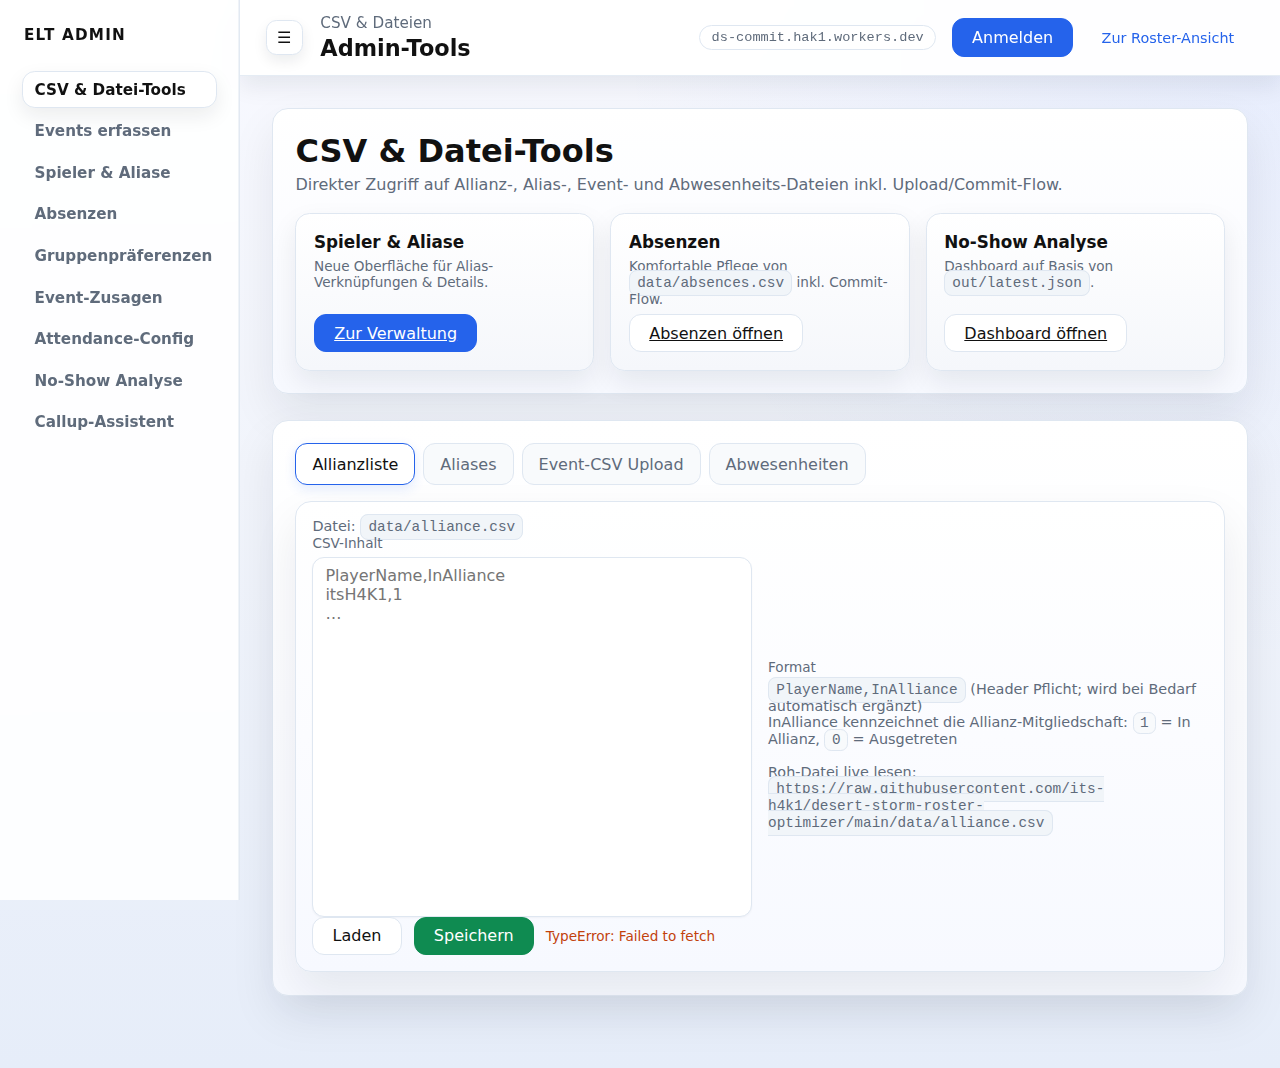
<file: docs/admin/index.html>
<!doctype html>
<html lang="de">
<head>
  <meta charset="utf-8" />
  <title>ELT Admin · CSV & Dateien</title>
  <meta name="robots" content="noindex" />
  <meta name="viewport" content="width=device-width, initial-scale=1" />
  <link rel="stylesheet" href="admin.css" />
  <style>
    .admin-section h1 {
      margin-top: 0;
      margin-bottom: 0.35rem;
    }
    .admin-section p {
      margin: 0;
      color: var(--text-muted);
    }
    .admin-card-grid .hint {
      font-size: 0.85rem;
    }
    .panel textarea {
      min-height: 240px;
    }
  </style>
</head>
<body>
  <div class="admin-shell">
    <aside class="admin-sidebar">
      <div class="admin-sidebar-header">
        <div class="admin-logo">ELT Admin</div>
        <button class="sidebar-close" aria-label="Navigation schließen">✕</button>
      </div>
      <nav class="admin-nav">
        <a href="index.html" class="active">CSV &amp; Datei-Tools</a>
        <a href="events.html">Events erfassen</a>
        <a href="players.html">Spieler &amp; Aliase</a>
        <a href="absences.html">Absenzen</a>
        <a href="group-preferences.html">Gruppenpräferenzen</a>
        <a href="event-assignments.html">Event-Zusagen</a>
        <a href="attendance-config.html">Attendance-Config</a>
        <a href="noshow-dashboard.html">No-Show Analyse</a>
        <a href="callup-assistant.html">Callup-Assistent</a>
      </nav>
    </aside>

    <div class="admin-main">
      <header class="admin-header">
        <button class="sidebar-toggle" aria-label="Navigation öffnen">☰</button>
        <div class="page-title">
          <p>CSV &amp; Dateien</p>
          <h1>Admin-Tools</h1>
        </div>
        <div class="admin-header-actions">
          <span id="envSite" class="pill mono"></span>
          <div id="authEmail" class="stat"></div>
          <button id="btnLogin" class="btn pri">Anmelden</button>
          <button id="btnLogout" class="btn err hidden">Abmelden</button>
          <a class="btn ghost" href="../index.html">Zur Roster-Ansicht</a>
        </div>
      </header>

      <main class="admin-content">
        <section class="admin-section">
          <h1>CSV &amp; Datei-Tools</h1>
          <p>Direkter Zugriff auf Allianz-, Alias-, Event- und Abwesenheits-Dateien inkl. Upload/Commit-Flow.</p>
          <div class="admin-card-grid" style="margin-top:1.2rem;">
            <div class="admin-card">
              <h3>Spieler &amp; Aliase</h3>
              <span class="hint">Neue Oberfläche für Alias-Verknüpfungen &amp; Details.</span>
              <a class="btn pri" href="players.html" style="margin-top:auto; width:max-content;">Zur Verwaltung</a>
            </div>
            <div class="admin-card">
              <h3>Absenzen</h3>
              <span class="hint">Komfortable Pflege von <span class="code">data/absences.csv</span> inkl. Commit-Flow.</span>
              <a class="btn" href="absences.html" style="margin-top:auto; width:max-content;">Absenzen öffnen</a>
            </div>
            <div class="admin-card">
              <h3>No-Show Analyse</h3>
              <span class="hint">Dashboard auf Basis von <span class="code">out/latest.json</span>.</span>
              <a class="btn" href="noshow-dashboard.html" style="margin-top:auto; width:max-content;">Dashboard öffnen</a>
            </div>
          </div>
        </section>

        <section class="admin-section">
          <div class="tabs">
            <div class="tab active" data-tab="alliance">Allianzliste</div>
            <div class="tab" data-tab="aliases">Aliases</div>
            <div class="tab" data-tab="events">Event-CSV Upload</div>
            <div class="tab" data-tab="absences">Abwesenheiten</div>
          </div>

          <div class="panel">
            <!-- ALLIANCE -->
            <section id="tab-alliance">
              <div class="row"><div class="hint">Datei: <span class="code">data/alliance.csv</span></div></div>
              <div class="row two">
                <div>
                  <label>CSV-Inhalt</label>
                  <textarea id="taAlliance" rows="18" spellcheck="false" placeholder="PlayerName,InAlliance
itsH4K1,1
…"></textarea>
                  <div class="row">
                    <button id="btnLoadAlliance" class="btn">Laden</button>
                    <button id="btnSaveAlliance" class="btn ok">Speichern</button>
                    <div id="msgAlliance" class="stat"></div>
                  </div>
                </div>
                <div>
                  <label>Format</label>
                  <div class="hint">
                    <div><span class="code">PlayerName,InAlliance</span> (Header Pflicht; wird bei Bedarf automatisch ergänzt)</div>
                    <div>InAlliance kennzeichnet die Allianz-Mitgliedschaft: <span class="kbd">1</span> = In Allianz, <span class="kbd">0</span> = Ausgetreten</div>
                    <div class="hint" style="margin-top:1rem;">Roh-Datei live lesen: <span class="code">https://raw.githubusercontent.com/its-h4k1/desert-storm-roster-optimizer/main/data/alliance.csv</span></div>
                  </div>
                </div>
              </div>
            </section>

            <!-- ALIASES -->
            <section id="tab-aliases" class="hidden">
              <div class="row"><div class="hint">Datei: <span class="code">data/aliases.csv</span></div></div>
              <div class="row two">
                <div>
                  <label>CSV-Inhalt</label>
                  <textarea id="taAliases" rows="18" spellcheck="false" placeholder="PlayerName,Alias,InAlliance
DarkSchredder,DarkWerwolf,0
…"></textarea>
                  <div class="row">
                    <button id="btnLoadAliases" class="btn">Laden</button>
                    <button id="btnSaveAliases" class="btn ok">Speichern</button>
                    <div id="msgAliases" class="stat"></div>
                  </div>
                </div>
                <div>
                  <label>Format</label>
                  <div class="hint">
                    <div><span class="code">PlayerName,Alias,InAlliance</span> (Header Pflicht; wird bei Bedarf automatisch ergänzt)</div>
                    <div>Die Spalte <span class="code">InAlliance</span> entscheidet, ob der Alias aktuell zur Allianz gehört (1 = In Allianz, 0 = Ausgetreten).</div>
                    <div>Beispiel: <span class="code">DarkSchredder,DarkWerwolf,0</span></div>
                    <div class="hint" style="margin-top:1rem;">Notiz: Bei mehrdeutigen Namen gewinnt die erste Zeile.</div>
                  </div>
                </div>
              </div>
            </section>

            <!-- EVENTS -->
            <section id="tab-events" class="hidden">
              <div class="row"><div class="hint">Zielpfad standardmäßig unter <span class="code">data/</span>. Der Builder ignoriert <span class="code">alliance.csv</span> &amp; <span class="code">aliases.csv</span>, alles andere wird als Event interpretiert.</div></div>
              <div class="row">
                <div style="flex:1">
                  <label>Event-CSV (Upload)</label>
                  <input id="eventFile" type="file" accept=".csv,text/csv" />
                </div>
              </div>
              <div class="two">
                <div>
                  <label>Vorschau Inhalt</label>
                  <textarea id="taEventPreview" rows="14" spellcheck="false" placeholder="EventID,Slot,PlayerName,RoleAtRegistration,Teilgenommen,Punkte,Warnungen
DS-2025-11-07-A,1,itsH4K1,Start,1,1548053,"></textarea>
                </div>
                <div>
                  <label>Zielpfad im Repo</label>
                  <input id="eventPath" type="text" placeholder="data/DS-2025-11-07-A.csv" />
                  <div class="hint">Tipp: Der Dateiname kann von der <span class="code">EventID</span> abgeleitet werden.</div>
                  <div class="row" style="margin-top:0.75rem;">
                    <button id="btnUploadEvent" class="btn ok">Hochladen &amp; Commit</button>
                    <div id="msgEvent" class="stat"></div>
                  </div>
                </div>
              </div>
            </section>

            <!-- ABSENCES -->
            <section id="tab-absences" class="hidden">
              <div class="row"><div class="hint">Absenzen werden jetzt im Menüpunkt <a href="absences.html">Absenzen</a> gepflegt. Diese Ansicht ist nur noch zum Lesen gedacht.</div></div>
              <div class="row two">
                <div>
                  <label>CSV-Inhalt (Read-only)</label>
                  <textarea id="taAbsences" rows="18" spellcheck="false" placeholder="PlayerName,From,To,Reason,InAlliance
itsH4K1,2025-11-14,2025-11-30,Ferien,1
…" readonly></textarea>
                  <div class="row">
                    <button id="btnLoadAbsences" class="btn">Laden</button>
                    <button id="btnSaveAbsences" class="btn ok" disabled title="Bitte Absenzen-Seite nutzen">Speichern</button>
                    <div id="msgAbsences" class="stat"></div>
                  </div>
                </div>
                <div>
                  <label>Schnell-Eintrag</label>
                  <div class="row">
                    <input id="absName" type="text" placeholder="PlayerName" disabled />
                    <input id="absFrom" type="text" placeholder="From (YYYY-MM-DD)" disabled />
                    <input id="absTo" type="text" placeholder="To (YYYY-MM-DD)" disabled />
                    <input id="absReason" type="text" placeholder="Reason" disabled />
                    <button id="btnAbsAdd" class="btn" disabled title="Bitte Absenzen-Seite nutzen">Zeile anhängen</button>
                  </div>
                  <div class="hint" style="margin-top:0.75rem;">Bitte den neuen Editor nutzen, um Absenzen hinzuzufügen oder zu bearbeiten.</div>
                </div>
              </div>
            </section>
          </div>
        </section>
      </main>
    </div>
  </div>
  <div class="admin-overlay"></div>

  <script src="admin.js"></script>
  <script>
    // ==== API-Konfiguration (Cloudflare Worker) ====
    const API_BASE = 'https://ds-commit.hak1.workers.dev';
    const WRITE_URL = API_BASE + '/write-file';
    const RAW_BASE = 'https://raw.githubusercontent.com/its-h4k1/desert-storm-roster-optimizer/main/';
    const TAB_KEY = 'ds_admin_tab';
    // UI helpers
    const $ = (s) => document.querySelector(s);
    const show = (el, on=true) => el.classList.toggle('hidden', !on);
    const msg = (el, text, ok=true) => { el.textContent = text; el.className = ok ? 'stat success' : 'stat error'; };

    // Anzeige der API-Base
    $('#envSite') && ($('#envSite').textContent = new URL(API_BASE).host);

    // Tabs
    function activateTab(name){
      document.querySelectorAll('.tab').forEach(x => x.classList.remove('active'));
      document.querySelector(`.tab[data-tab="${name}"]`)?.classList.add('active');
      document.querySelectorAll('section[id^="tab-"]').forEach(s => s.classList.add('hidden'));
      document.getElementById('tab-'+name)?.classList.remove('hidden');
      localStorage.setItem(TAB_KEY, name);
    }
    document.querySelectorAll('.tab').forEach(t => t.addEventListener('click', () => activateTab(t.dataset.tab)));
    const savedTab = localStorage.getItem(TAB_KEY); if (savedTab) activateTab(savedTab);

    // CSV utils
    const normalizeEOL = (t) => t.replace(/\r\n/g, '\n').replace(/\r/g, '\n');
    const ensureFinalNewline = (t) => /\n$/.test(t) ? t : t + '\n';
    const ensureHeaderStrict = (text, header) => {
      const t = normalizeEOL(text).trimStart();
      if (!t) return header + '\n';
      const first = t.split('\n')[0].trim();
      return (first.toLowerCase() === header.toLowerCase())
        ? ensureFinalNewline(t)
        : header + '\n' + ensureFinalNewline(t);
    };

    const ensureHeaderPrefix = (text, prefixHeader) => {
      const norm = normalizeEOL(text);
      const trimmed = norm.replace(/^\s+/, '');
      if (!trimmed) return prefixHeader + '\n';
      const [firstLine, ...rest] = trimmed.split('\n');
      if (firstLine.toLowerCase().startsWith(prefixHeader.toLowerCase())) {
        return ensureFinalNewline([firstLine, ...rest].join('\n'));
      }
      return ensureFinalNewline(prefixHeader + '\n' + trimmed);
    };

    // ======= Einfacher Admin-Login (Shared Key) =======
    let ADMIN_KEY = localStorage.getItem('ds_admin_key') || '';
    const authEmail = $('#authEmail');
    const btnLogin = $('#btnLogin');
    const btnLogout = $('#btnLogout');

    function updateAuthUI() {
      if (ADMIN_KEY) { authEmail.textContent = 'Admin'; show(btnLogin,false); show(btnLogout,true); }
      else { authEmail.textContent = ''; show(btnLogin,true); show(btnLogout,false); }
    }
    updateAuthUI();

    btnLogin.addEventListener('click', () => {
      const k = prompt('Admin-Key eingeben (z. B. r4-admin)');
      if (k) { ADMIN_KEY = k.trim(); localStorage.setItem('ds_admin_key', ADMIN_KEY); updateAuthUI(); }
    });
    btnLogout.addEventListener('click', () => {
      ADMIN_KEY=''; localStorage.removeItem('ds_admin_key'); updateAuthUI();
    });

    async function authedFetch(url, options = {}) {
      if (!ADMIN_KEY) throw new Error('Nicht angemeldet (Admin-Key fehlt).');
      const headers = Object.assign({}, options.headers || {}, {
        'Content-Type': 'application/json',
        'X-Admin-Key': ADMIN_KEY,
      });
      return fetch(url, Object.assign({}, options, { headers }));
    }

    // ========= Lesen (raw GitHub) =========
    async function loadRaw(relPath){
      const res = await fetch(RAW_BASE + relPath + '?_=' + Date.now());
      if (!res.ok) throw new Error('Fetch failed: ' + res.status + ' ' + relPath);
      return await res.text();
    }

    // ========= Schreiben (Worker) =========
    async function saveFile(path, content, message='admin: update '+path){
      const res = await authedFetch(WRITE_URL, {
        method: 'POST',
        body: JSON.stringify({ path, content, message })
      });
      const j = await res.json().catch(() => ({}));
      if (!res.ok || !j.ok) {
        const detail = (j && (j.error || j.detail)) ? (j.error + (j.detail ? (' · ' + j.detail) : '')) : 'write-file failed';
        throw new Error(detail);
      }
      return j;
    }

    // ========= Allianz =========
    $('#btnLoadAlliance').addEventListener('click', async () => {
      const el = $('#msgAlliance'); msg(el, 'Lade…', true);
      try {
        const raw = await loadRaw('data/alliance.csv');
        $('#taAlliance').value = normalizeEOL(raw);
        msg(el, 'OK');
      } catch(e){ msg(el, String(e), false); }
    });

    $('#btnSaveAlliance').addEventListener('click', async () => {
      const el = $('#msgAlliance'); msg(el, 'Speichere…', true);
      try {
        const headerPrefix = 'PlayerName,InAlliance';
        const txt = ensureHeaderPrefix($('#taAlliance').value, headerPrefix);
        await saveFile('data/alliance.csv', txt);
        msg(el, 'Gespeichert ✓');
      } catch(e){ msg(el, String(e), false); }
    });

    // ========= Aliases =========
    $('#btnLoadAliases').addEventListener('click', async () => {
      const el = $('#msgAliases'); msg(el, 'Lade…', true);
      try {
        const raw = await loadRaw('data/aliases.csv');
        $('#taAliases').value = normalizeEOL(raw);
        msg(el, 'OK');
      } catch(e){
        $('#taAliases').value = 'PlayerName,Alias,InAlliance\n';
        msg(el, 'Neue Datei vorbereitet (noch nicht gespeichert).');
      }
    });

    $('#btnSaveAliases').addEventListener('click', async () => {
      const el = $('#msgAliases'); msg(el, 'Speichere…', true);
      try {
        const header = 'PlayerName,Alias,InAlliance';
        const txt = ensureHeaderStrict($('#taAliases').value, header);
        await saveFile('data/aliases.csv', txt);
        msg(el, 'Gespeichert ✓');
      } catch(e){ msg(el, String(e), false); }
    });

    // ========= Events =========
    $('#eventFile').addEventListener('change', async (ev) => {
      const f = ev.target.files && ev.target.files[0];
      if (!f) return;
      const text = await f.text();
      const norm = normalizeEOL(text);
      $('#taEventPreview').value = norm;

      // Dateiname aus erster EventID ableiten
      try {
        const lines = norm.split('\n').filter(l => l.trim().length > 0);
        const headerLike = /^EventID/i.test(lines[0]);
        const firstData = headerLike ? lines[1] : lines[0];
        const eventId = (firstData || '').split(',')[0].trim();
        if (/^DS-\d{4}-\d{2}-\d{2}-[A-Z]$/.test(eventId)) {
          $('#eventPath').value = `data/${eventId}.csv`;
        }
      } catch {}
    });

    $('#btnUploadEvent').addEventListener('click', async () => {
      const el = $('#msgEvent'); msg(el, 'Hochladen…', true);
      const path = $('#eventPath').value.trim();
      let txt  = $('#taEventPreview').value;
      if (!path || !txt) { msg(el, 'Pfad und Inhalt erforderlich.', false); return; }
      const header = 'EventID,Slot,PlayerName,RoleAtRegistration,Teilgenommen,Punkte,Warnungen';
      txt = ensureHeaderStrict(txt, header);
      try {
        await saveFile(path, txt, `admin: add ${path}`);
        msg(el, `Gespeichert ✓ (${path})`);
      } catch(e){ msg(el, String(e), false); }
    });

    // ========= Abwesenheiten =========
    $('#btnLoadAbsences').addEventListener('click', async () => {
      const el = $('#msgAbsences'); msg(el, 'Lade…', true);
      try {
        const raw = await loadRaw('data/absences.csv');
        $('#taAbsences').value = normalizeEOL(raw);
        msg(el, 'OK');
      } catch(e){
        $('#taAbsences').value = 'PlayerName,From,To,Reason,InAlliance\n';
        msg(el, 'Neue Datei vorbereitet (noch nicht gespeichert).');
      }
    });

    $('#btnSaveAbsences').addEventListener('click', async () => {
      const el = $('#msgAbsences'); msg(el, 'Speichere…', true);
      try {
        const header = 'PlayerName,From,To,Reason,InAlliance';
        const txt = ensureHeaderStrict($('#taAbsences').value, header);
        await saveFile('data/absences.csv', txt);
        msg(el, 'Gespeichert ✓');
      } catch(e){ msg(el, String(e), false); }
    });

    $('#btnAbsAdd').addEventListener('click', () => {
      const name = $('#absName').value.trim();
      const from = $('#absFrom').value.trim();
      const to   = $('#absTo').value.trim();
      const rsn  = $('#absReason').value.trim();
      if (!name || !from || !to) { alert('PlayerName, From, To sind Pflicht.'); return; }
      const line = `${name},${from},${to},${rsn||''},1`;
        const ta = $('#taAbsences');
      ta.value = ensureFinalNewline(ta.value.replace(/\s*$/, '')) + line + '\n';
    });

    // Optional: initial Allianz laden
    $('#btnLoadAlliance').click();
  </script>
</body>
</html>
</file>
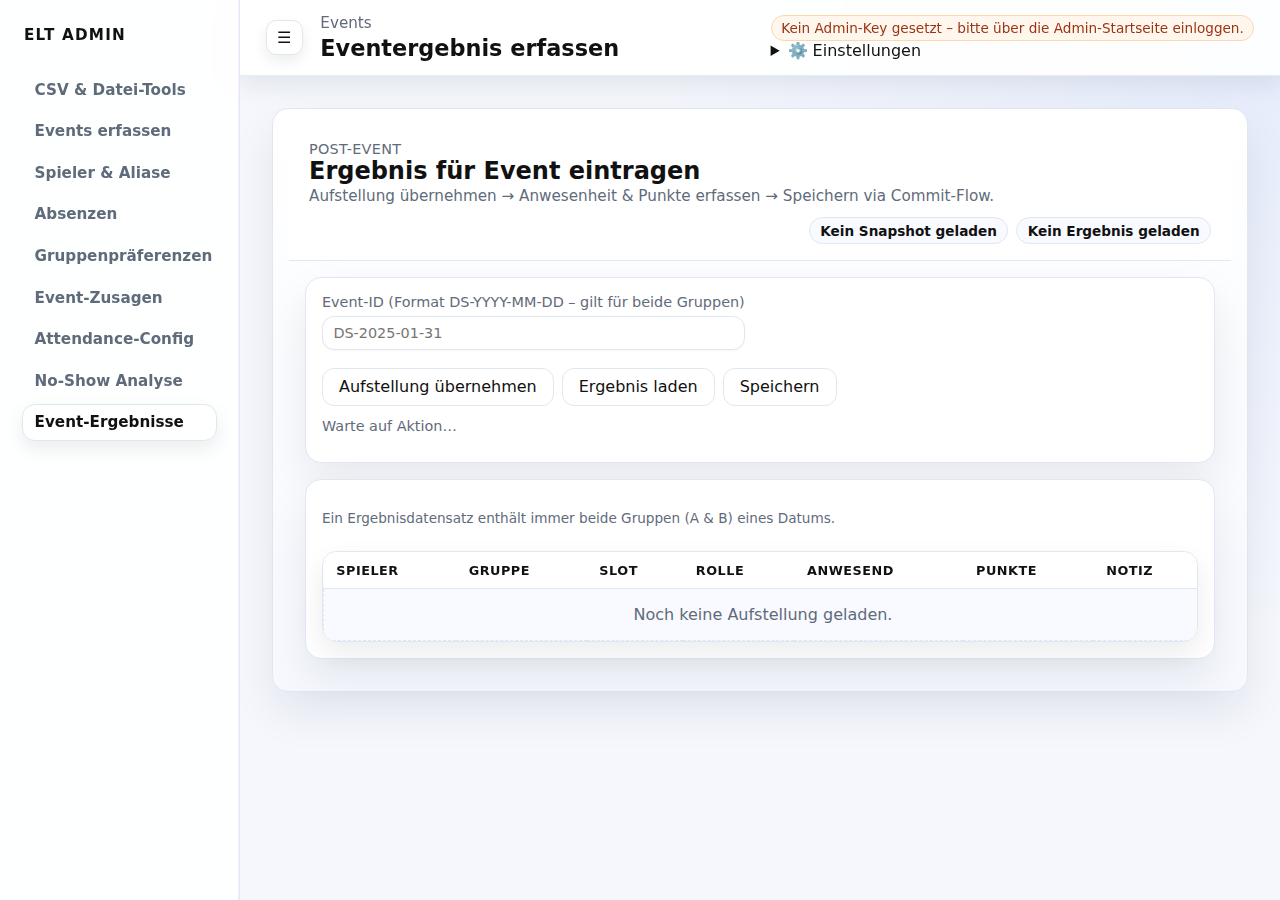
<file: docs/admin/event-results.html>
<!doctype html>
<html lang="de">
<head>
  <meta charset="utf-8" />
  <meta name="viewport" content="width=device-width, initial-scale=1" />
  <meta name="robots" content="noindex, nofollow" />
  <title>Eventergebnis erfassen</title>
  <link rel="stylesheet" href="admin.css" />
  <style>
    body { margin: 0; background: var(--bg); color: var(--text); }
    .page-header { display:flex; flex-wrap:wrap; gap:0.75rem; align-items:flex-start; background:var(--glass); padding:1rem 1.25rem; border-bottom:1px solid var(--border); position:sticky; top:0; z-index:4; }
    .page-header h1 { margin:0; font-size:1.5rem; }
    .page-header .eyebrow { margin:0; color:var(--text-muted); font-size:0.9rem; letter-spacing:0.02em; text-transform:uppercase; }
    .page-header .meta-line { margin:0.1rem 0 0; color:var(--text-muted); font-size:0.95rem; }
    .header-meta { display:flex; gap:0.5rem; align-items:center; flex-wrap:wrap; margin-left:auto; }
    .pill { display:inline-flex; align-items:center; gap:0.35rem; padding:0.25rem 0.6rem; border-radius:999px; font-size:0.85rem; background:var(--bg-alt); color:var(--text); border:1px solid var(--border); }
    .pill.info { background:#e0f2fe; color:#075985; border-color:#bae6fd; }
    .pill.success { background:#dcfce7; color:#14532d; border-color:#bbf7d0; }
    .pill.warn { background:#fff7ed; color:#9a3412; border-color:#fed7aa; }
    .pill.error { background:#fee2e2; color:#991b1b; border-color:#fecdd3; }
    .admin-content { width:min(1200px,100%); }
    .page-main { display:grid; gap:1rem; padding:1rem; }
    .panel { background:var(--panel); border:1px solid var(--border); border-radius:1rem; padding:1rem; box-shadow:var(--shadow-panel,0 18px 40px rgba(15,23,42,0.08)); display:grid; gap:0.75rem; }
    .panel h2 { margin:0; }
    .controls { display:flex; flex-wrap:wrap; gap:0.75rem; align-items:flex-end; }
    label { display:flex; flex-direction:column; gap:0.35rem; font-size:0.9rem; color:var(--text-muted); }
    input[type="text"], input[type="url"], input[type="password"], input[type="number"], textarea { font:inherit; padding:0.5rem 0.65rem; border-radius:0.75rem; border:1px solid var(--border); background:var(--bg-alt); color:var(--text); min-width:12rem; }
    input:focus, textarea:focus { outline:2px solid rgba(37,99,235,0.35); outline-offset:1px; }
    button { font:inherit; border:1px solid var(--border); border-radius:0.75rem; padding:0.55rem 1rem; background:#fff; color:var(--text); cursor:pointer; display:inline-flex; align-items:center; gap:0.4rem; }
    button:hover { background:#f8fafc; }
    button:disabled { opacity:0.6; cursor:not-allowed; }
    table { width:100%; border-collapse:collapse; min-width:880px; }
    thead { background:var(--bg-alt); position:sticky; top:0; z-index:3; text-transform:uppercase; font-size:0.8rem; letter-spacing:0.04em; }
    th, td { padding:0.65rem 0.8rem; border-bottom:1px solid var(--border); text-align:left; vertical-align:top; }
    tbody tr:nth-child(2n) td { background:var(--panel-muted); }
    .table-wrapper { border:1px solid var(--border); border-radius:0.9rem; overflow:auto; box-shadow:var(--shadow-card); background:var(--panel-muted); }
    .hint { color:var(--text-muted); font-size:0.85rem; }
    .status-bar { display:flex; gap:0.5rem; flex-wrap:wrap; align-items:center; font-size:0.9rem; color:var(--text-muted); }
    .badge { display:inline-flex; align-items:center; gap:0.35rem; padding:0.3rem 0.65rem; border-radius:999px; border:1px solid var(--border); background:var(--panel-muted); font-weight:600; font-size:0.85rem; }
    .warnings { display:grid; gap:0.35rem; }
    .warning { border:1px solid #fed7aa; background:#fff7ed; color:#9a3412; border-radius:0.85rem; padding:0.65rem 0.8rem; font-size:0.9rem; }
    .empty-state { padding:1rem; border:1px dashed var(--border); border-radius:0.9rem; text-align:center; color:var(--text-muted); }
    .mono { font-family: ui-monospace, SFMono-Regular, SFMono-Regular, Menlo, Monaco, Consolas, 'Liberation Mono', 'Courier New', monospace; }
  </style>
</head>
<body>
  <div class="admin-shell">
    <aside class="admin-sidebar">
      <div class="admin-sidebar-header">
        <div class="admin-logo">ELT Admin</div>
        <button class="sidebar-close" aria-label="Navigation schließen">✕</button>
      </div>
      <nav class="admin-nav">
        <a href="index.html">CSV &amp; Datei-Tools</a>
        <a href="events.html">Events erfassen</a>
        <a href="players.html">Spieler &amp; Aliase</a>
        <a href="absences.html">Absenzen</a>
        <a href="group-preferences.html">Gruppenpräferenzen</a>
        <a href="event-assignments.html">Event-Zusagen</a>
        <a href="attendance-config.html">Attendance-Config</a>
        <a href="noshow-dashboard.html">No-Show Analyse</a>
        <a href="event-results.html" class="active">Event-Ergebnisse</a>
      </nav>
    </aside>

    <div class="admin-main">
      <header class="admin-header">
        <button class="sidebar-toggle" aria-label="Navigation öffnen">☰</button>
        <div class="page-title">
          <p>Events</p>
          <h1>Eventergebnis erfassen</h1>
        </div>
        <div class="admin-header-actions">
          <div class="admin-header-tools">
            <div class="admin-status-line">
              <span id="adminKeyState" class="pill info">Admin-Key wird geprüft…</span>
            </div>
            <details id="adminSettings" class="admin-settings">
              <summary>⚙️ Einstellungen</summary>
              <div class="admin-settings-grid">
                <label>Worker URL
                  <input id="workerUrl" type="url" value="https://ds-commit.hak1.workers.dev/write-file" spellcheck="false">
                  <small class="hint">Wird lokal gespeichert.</small>
                </label>
                <label>Branch
                  <input id="branchInput" type="text" value="main" spellcheck="false">
                </label>
                <div>
                  <div id="adminKeyFallbackRow" style="display:none;">
                    <label style="margin:0;">Admin-Key (Fallback)
                      <input id="adminKeyFallback" type="password" placeholder="Optional – zentral gespeichert" autocomplete="off">
                    </label>
                    <div class="admin-settings-actions" style="margin-top:0.35rem;justify-content:flex-start;">
                      <button id="adminKeyFallbackBtn" type="button">Admin-Key übernehmen</button>
                    </div>
                  </div>
                </div>
              </div>
            </details>
          </div>
        </div>
      </header>

      <main class="admin-content">
        <section class="admin-section" style="padding:1rem;">
          <div class="page-header">
            <div>
              <p class="eyebrow">Post-Event</p>
              <h1>Ergebnis für Event eintragen</h1>
              <p class="meta-line">Aufstellung übernehmen → Anwesenheit &amp; Punkte erfassen → Speichern via Commit-Flow.</p>
            </div>
            <div class="header-meta">
              <span id="snapshotMeta" class="badge">Kein Snapshot geladen</span>
              <span id="resultMeta" class="badge">Kein Ergebnis geladen</span>
            </div>
          </div>

          <div class="page-main">
            <section class="panel">
              <div class="controls">
                <label>Event-ID (Format DS-YYYY-MM-DD – gilt für beide Gruppen)
                  <input id="eventId" type="text" placeholder="DS-2025-01-31" autocomplete="off" spellcheck="false">
                </label>
                <div class="controls" style="gap:0.5rem;">
                  <button id="loadRosterBtn" type="button">Aufstellung übernehmen</button>
                  <button id="loadResultsBtn" type="button">Ergebnis laden</button>
                  <button id="saveBtn" type="button">Speichern</button>
                </div>
              </div>
              <div class="status-bar">
                <span id="statusText">Warte auf Aktion…</span>
                <span id="warningPill" class="pill warn" style="display:none;"></span>
              </div>
              <div class="warnings" id="warningList" aria-live="polite"></div>
            </section>

            <section class="panel">
              <p class="hint">Ein Ergebnisdatensatz enthält immer beide Gruppen (A &amp; B) eines Datums.</p>
              <div class="table-wrapper">
                <table>
                  <thead>
                    <tr>
                      <th>Spieler</th>
                      <th>Gruppe</th>
                      <th>Slot</th>
                      <th>Rolle</th>
                      <th>Anwesend</th>
                      <th>Punkte</th>
                      <th>Notiz</th>
                    </tr>
                  </thead>
                  <tbody id="resultTableBody">
                    <tr><td colspan="7" class="empty-state">Noch keine Aufstellung geladen.</td></tr>
                  </tbody>
                </table>
              </div>
            </section>
          </div>
        </section>
      </main>
    </div>
  </div>

  <script src="../shared.js"></script>
  <script>
    (function(){
      const shared = window.dsroShared || {};
      const $ = (sel) => document.querySelector(sel);
      const elements = {
        eventId: $('#eventId'),
        workerUrl: $('#workerUrl'),
        branchInput: $('#branchInput'),
        adminKeyFallback: $('#adminKeyFallback'),
        adminKeyFallbackBtn: $('#adminKeyFallbackBtn'),
        adminKeyFallbackRow: $('#adminKeyFallbackRow'),
        adminSettings: $('#adminSettings'),
        loadRosterBtn: $('#loadRosterBtn'),
        loadResultsBtn: $('#loadResultsBtn'),
        saveBtn: $('#saveBtn'),
        statusText: $('#statusText'),
        warningPill: $('#warningPill'),
        warningList: $('#warningList'),
        tableBody: $('#resultTableBody'),
        snapshotMeta: $('#snapshotMeta'),
        resultMeta: $('#resultMeta'),
        adminKeyState: $('#adminKeyState'),
      };

      const STORAGE_KEY = 'dsro-event-results-admin';
      const EVENT_RE = /^DS-\d{4}-\d{2}-\d{2}$/i;
      const state = {
        rosterRows: [],
        savedResults: [],
        savedResultsMap: new Map(),
        latestSnapshotMeta: '',
        resultMeta: '',
        loading: false,
        saving: false,
      };

      function setStatus(text, tone = 'muted') {
        if (elements.statusText) {
          elements.statusText.textContent = text;
          elements.statusText.className = tone === 'error' ? 'error' : tone === 'success' ? 'success' : '';
        }
      }

      function setWarningBanner(message) {
        if (!elements.warningPill) return;
        if (message) {
          elements.warningPill.textContent = message;
          elements.warningPill.style.display = 'inline-flex';
        } else {
          elements.warningPill.style.display = 'none';
        }
      }

      function addWarning(message) {
        if (!elements.warningList) return;
        const div = document.createElement('div');
        div.className = 'warning';
        div.textContent = message;
        elements.warningList.appendChild(div);
      }

      function clearWarnings() {
        if (!elements.warningList) return;
        elements.warningList.innerHTML = '';
      }

      function validateEventId(raw) {
        if (!raw) return '';
        const trimmed = raw.trim().toUpperCase();
        return EVENT_RE.test(trimmed) ? trimmed : '';
      }

      function applyMeta(el, text, tone = 'muted') {
        if (!el) return;
        el.textContent = text;
        el.className = `badge ${tone}`.trim();
      }

      function loadSettings() {
        const saved = localStorage.getItem(STORAGE_KEY);
        if (saved) {
          try {
            const parsed = JSON.parse(saved);
            if (parsed.workerUrl) elements.workerUrl.value = parsed.workerUrl;
            if (parsed.branch) elements.branchInput.value = parsed.branch;
            if (parsed.eventId) elements.eventId.value = parsed.eventId;
          } catch (err) {
            console.warn('Settings konnten nicht gelesen werden', err);
          }
        } else {
          const sharedSettings = shared.readSharedAdminSettings ? shared.readSharedAdminSettings() : null;
          if (sharedSettings) {
            if (sharedSettings.workerUrl) elements.workerUrl.value = sharedSettings.workerUrl;
            if (sharedSettings.customBranch) elements.branchInput.value = sharedSettings.customBranch;
            if (sharedSettings.branchSelect) elements.branchInput.value = sharedSettings.branchSelect;
          }
        }
        shared.applyAdminKeyInput?.(elements.adminKeyFallback, { syncOnInput: false });
      }

      function persistSettings() {
        try {
          const payload = {
            workerUrl: elements.workerUrl.value,
            branch: elements.branchInput.value,
            eventId: elements.eventId.value,
          };
          localStorage.setItem(STORAGE_KEY, JSON.stringify(payload));
        } catch (err) {
          console.warn('Settings konnten nicht gespeichert werden', err);
        }
      }

      function derivePlayerKey(name) {
        const aliasMap = shared.aliasMap instanceof Map ? shared.aliasMap : null;
        const canonical = shared.canonicalNameJS ? shared.canonicalNameJS(name || '') : (name || '').toLowerCase();
        return aliasMap?.get(canonical) || canonical;
      }

      function buildRosterRows(payload) {
        const rows = [];
        if (!payload) return rows;
        shared.prepareAliasMapFromPayload?.(payload);
        const add = (list, group, slot) => {
          (list || []).forEach((entry, idx) => {
            const rawName = entry?.name || entry?.raw_name || `#${idx + 1}`;
            const display = shared.resolvePlayerDisplayName ? shared.resolvePlayerDisplayName(rawName) : rawName;
            rows.push({
              player_key: derivePlayerKey(rawName),
              display_name: display,
              display_name_snapshot: display,
              slot,
              group,
              role: entry?.role || slot,
            });
          });
        };
        add(payload?.team_a?.start, 'A', 'Start');
        add(payload?.team_a?.subs, 'A', 'Sub');
        add(payload?.team_b?.start, 'B', 'Start');
        add(payload?.team_b?.subs, 'B', 'Sub');
        return rows;
      }

      function mapResultsByKey(results = []) {
        const map = new Map();
        results.forEach((entry) => {
          const key = entry?.player_key || derivePlayerKey(entry?.display_name || entry?.name || '');
          if (!key) return;
          map.set(key, entry);
        });
        return map;
      }

      function renderWarnings(rows) {
        clearWarnings();
        const duplicateKeys = rows.reduce((acc, row) => {
          acc[row.player_key] = (acc[row.player_key] || 0) + 1;
          return acc;
        }, {});
        const dupes = Object.entries(duplicateKeys).filter(([, count]) => count > 1).map(([key]) => key);
        if (dupes.length) {
          addWarning(`Doppelte Spieler-Schlüssel im Roster: ${dupes.join(', ')}`);
          setWarningBanner('Duplikate erkannt');
        } else {
          setWarningBanner('');
        }

        const missing = rows.filter((row) => !state.savedResultsMap.has(row.player_key));
        if (missing.length) {
          addWarning(`${missing.length} Spieler haben noch kein Ergebnis – bitte prüfen.`);
        }
        const extra = state.savedResults.filter((entry) => !rows.some((row) => row.player_key === entry.player_key));
        if (extra.length) {
          addWarning(`${extra.length} gespeicherte Einträge nicht im aktuellen Roster gefunden.`);
        }
      }

      function renderTable() {
        if (!elements.tableBody) return;
        elements.tableBody.innerHTML = '';
        const rows = [];
        const seen = new Set();
        state.rosterRows.forEach((row) => {
          const saved = state.savedResultsMap.get(row.player_key) || {};
          rows.push({ ...row, attended: !!saved.attended, points: Number(saved.points) || 0, note: saved.note || '' });
          seen.add(row.player_key);
        });
        state.savedResults.forEach((entry) => {
          if (seen.has(entry.player_key)) return;
          rows.push({
            player_key: entry.player_key || derivePlayerKey(entry.display_name_snapshot || entry.display_name || entry.name || ''),
            display_name: entry.display_name_snapshot || entry.display_name || entry.name || entry.player_key,
            display_name_snapshot: entry.display_name_snapshot || entry.display_name || entry.name || entry.player_key,
            group: entry.group || entry.team || '–',
            slot: entry.slot || entry.role || 'n/a',
            role: entry.role || entry.slot || '',
            attended: !!entry.attended,
            points: Number(entry.points) || 0,
            note: entry.note || '',
          });
        });

        if (!rows.length) {
          const tr = document.createElement('tr');
          const td = document.createElement('td');
          td.colSpan = 7;
          td.className = 'empty-state';
          td.textContent = 'Noch keine Aufstellung geladen.';
          tr.appendChild(td);
          elements.tableBody.appendChild(tr);
          return;
        }

        rows.forEach((row) => {
          const tr = document.createElement('tr');
          tr.dataset.playerKey = row.player_key;
          tr.dataset.displayName = row.display_name_snapshot || row.display_name;
          tr.dataset.slot = row.slot;
          tr.dataset.group = row.group;
          tr.dataset.role = row.role;

          const cells = [
            row.display_name_snapshot || row.display_name || row.player_key,
            row.group,
            row.slot,
            row.role,
          ];
          cells.forEach((text) => {
            const td = document.createElement('td');
            td.textContent = text || '';
            td.className = 'mono';
            tr.appendChild(td);
          });

          const attendedTd = document.createElement('td');
          const attendedInput = document.createElement('input');
          attendedInput.type = 'checkbox';
          attendedInput.checked = !!row.attended;
          attendedInput.className = 'attended';
          attendedTd.appendChild(attendedInput);
          tr.appendChild(attendedTd);

          const pointsTd = document.createElement('td');
          const pointsInput = document.createElement('input');
          pointsInput.type = 'number';
          pointsInput.min = '0';
          pointsInput.step = '1';
          pointsInput.value = Number.isFinite(row.points) ? row.points : 0;
          pointsInput.className = 'points';
          pointsTd.appendChild(pointsInput);
          tr.appendChild(pointsTd);

          const noteTd = document.createElement('td');
          const noteInput = document.createElement('textarea');
          noteInput.value = row.note || '';
          noteInput.rows = 2;
          noteInput.className = 'note';
          noteTd.appendChild(noteInput);
          tr.appendChild(noteTd);

          elements.tableBody.appendChild(tr);
        });

        renderWarnings(rows);
      }

      async function fetchLatest() {
        const url = shared.buildLatestJsonUrl ? shared.buildLatestJsonUrl({ cacheBuster: `?v=${Date.now()}` }) : 'out/latest.json';
        return shared.fetchJsonWithErrors ? shared.fetchJsonWithErrors(url) : (await fetch(url)).json();
      }

      async function handleLoadRoster() {
        const eventId = validateEventId(elements.eventId.value);
        if (!eventId) {
          setStatus('Ungültige Event-ID. Format: DS-YYYY-MM-DD', 'error');
          return;
        }
        setStatus('Lade Aufstellung aus latest.json…');
        state.loading = true;
        try {
          const payload = await fetchLatest();
          state.rosterRows = buildRosterRows(payload);
          state.latestSnapshotMeta = payload?.generated_at || 'latest.json';
          applyMeta(elements.snapshotMeta, `Aufstellung A + B: ${state.rosterRows.length} Spieler · ${state.latestSnapshotMeta}`);
          renderTable();
          setStatus('Aufstellung übernommen.', 'success');
        } catch (err) {
          console.error(err);
          setStatus(`Konnte latest.json nicht laden: ${err.message}`, 'error');
        } finally {
          state.loading = false;
          persistSettings();
        }
      }

      async function handleLoadResults() {
        const eventId = validateEventId(elements.eventId.value);
        if (!eventId) {
          setStatus('Ungültige Event-ID. Format: DS-YYYY-MM-DD', 'error');
          return;
        }
        setStatus('Lade gespeichertes Ergebnis…');
        state.loading = true;
        try {
          const base = shared.computeSiteRoot ? shared.computeSiteRoot(location.pathname) : './';
          const url = `${base}data/event_results/${eventId}.json?v=${Date.now()}`;
          const resultJson = await (shared.fetchJsonWithErrors ? shared.fetchJsonWithErrors(url) : (await fetch(url)).json());
          const entries = Array.isArray(resultJson) ? resultJson : Array.isArray(resultJson?.results) ? resultJson.results : [];
          state.savedResults = entries.map((entry) => ({ event_id: eventId, ...entry }));
          state.savedResultsMap = mapResultsByKey(state.savedResults);
          state.resultMeta = resultJson?.generated_at || 'geladen';
          applyMeta(elements.resultMeta, `Ergebnis geladen @ ${state.resultMeta}`, 'success');
          renderTable();
          setStatus(`${entries.length} Einträge geladen.`, 'success');
        } catch (err) {
          console.error(err);
          state.savedResults = [];
          state.savedResultsMap = new Map();
          applyMeta(elements.resultMeta, 'Kein Ergebnis gefunden', 'warn');
          renderTable();
          setStatus(`Ergebnis konnte nicht geladen werden (${err.message}).`, 'error');
        } finally {
          state.loading = false;
          persistSettings();
        }
      }

      function collectResults() {
        if (!elements.tableBody) return [];
        const rows = Array.from(elements.tableBody.querySelectorAll('tr'));
        return rows.map((row) => {
          const attended = row.querySelector('input.attended')?.checked || false;
          const pointsVal = parseInt(row.querySelector('input.points')?.value, 10);
          const points = Number.isFinite(pointsVal) ? pointsVal : 0;
          const note = row.querySelector('textarea.note')?.value || '';
          return {
            event_id: validateEventId(elements.eventId.value) || '',
            player_key: row.dataset.playerKey || '',
            display_name_snapshot: row.dataset.displayName || row.dataset.playerKey,
            slot: row.dataset.slot || '',
            group: row.dataset.group || '',
            role: row.dataset.role || '',
            attended,
            points,
            note,
          };
        });
      }

      async function writeFile(payload) {
        const headers = shared.buildAdminHeaders ? shared.buildAdminHeaders({
          adminKey: shared.getAdminKey?.(),
          headers: { 'Content-Type': 'application/json' },
        }) : { 'Content-Type': 'application/json', 'X-Admin-Key': shared.getAdminKey?.() };
        const res = await fetch(elements.workerUrl.value.trim(), {
          method: 'POST',
          headers,
          body: JSON.stringify(payload),
          mode: 'cors',
        });
        if (!res.ok) {
          const text = await res.text().catch(() => '');
          throw new Error(text || `HTTP ${res.status}`);
        }
        const json = await res.json().catch(() => ({}));
        if (json && json.ok === false) throw new Error(json.error || 'Worker-Fehler');
        return json;
      }

      async function mirrorResultToDocs({ eventId, payload }) {
        const mirrorPayload = {
          ...payload,
          path: `docs/data/event_results/${eventId}.json`,
          message: `admin: mirror event results ${eventId}`,
        };
        try {
          await writeFile(mirrorPayload);
          return true;
        } catch (err) {
          console.error('Mirror nach docs/data fehlgeschlagen', err);
          addWarning(`Mirror nach docs/data/event_results fehlgeschlagen: ${err.message || err}`);
          return false;
        }
      }

      async function handleSave() {
        const eventId = validateEventId(elements.eventId.value);
        if (!eventId) {
          setStatus('Ungültige Event-ID. Format: DS-YYYY-MM-DD', 'error');
          return;
        }
        const adminKey = shared.getAdminKey ? shared.getAdminKey() : '';
        if (!adminKey) {
          setStatus('Kein Admin-Key gesetzt – bitte einloggen.', 'error');
          return;
        }
        const workerUrl = (elements.workerUrl.value || '').trim();
        if (!workerUrl) {
          setStatus('Worker-URL fehlt.', 'error');
          return;
        }
        const results = collectResults();
        if (!results.length) {
          setStatus('Keine Daten zum Speichern.', 'error');
          return;
        }
        const payload = {
          path: `data/event_results/${eventId}.json`,
          branch: (elements.branchInput.value || 'main').trim() || 'main',
          message: `admin: update event results ${eventId}`,
          content: JSON.stringify({
            event_id: eventId,
            generated_at: new Date().toISOString(),
            results,
          }, null, 2),
        };
        state.saving = true;
        setStatus('Speichere Ergebnis via Worker…');
        try {
          await writeFile(payload);
          setStatus('Ergebnis gespeichert. Mirror wird aktualisiert…');
          const mirrored = await mirrorResultToDocs({ eventId, payload });
          if (mirrored) {
            setStatus('Ergebnis gespeichert & Mirror aktualisiert.', 'success');
          } else {
            setStatus('Gespeichert, aber Mirror nicht aktualisiert (siehe Hinweise).', 'error');
          }
          applyMeta(elements.resultMeta, `Gespeichert @ ${new Date().toLocaleString()}`, 'success');
          state.savedResults = results;
          state.savedResultsMap = mapResultsByKey(results);
          renderTable();
        } catch (err) {
          console.error(err);
          setStatus(`Speichern fehlgeschlagen: ${err.message}`, 'error');
        } finally {
          state.saving = false;
          persistSettings();
        }
      }

      function renderAdminKeyState({ message, tone = 'info' }) {
        if (!elements.adminKeyState) return;
        elements.adminKeyState.textContent = message;
        elements.adminKeyState.className = `pill ${tone}`.trim();
      }

      function initEvents() {
        elements.loadRosterBtn?.addEventListener('click', handleLoadRoster);
        elements.loadResultsBtn?.addEventListener('click', handleLoadResults);
        elements.saveBtn?.addEventListener('click', handleSave);
        ['workerUrl', 'branchInput', 'eventId'].forEach((key) => {
          elements[key]?.addEventListener('change', persistSettings);
        });
      }

      function initAdminGate() {
        shared.initAdminKeyGate?.({
          statusEl: elements.adminKeyState,
          fallbackInput: elements.adminKeyFallback,
          fallbackButton: elements.adminKeyFallbackBtn,
          fallbackRow: elements.adminKeyFallbackRow,
          settingsToggle: elements.adminSettings,
          onValid: () => {
            renderAdminKeyState({ message: 'Admin-Key ist gesetzt (zentral).', tone: 'success' });
          },
          renderStatus: renderAdminKeyState,
        });
      }

      function init() {
        loadSettings();
        initEvents();
        initAdminGate();
      }

      document.addEventListener('DOMContentLoaded', init);
    })();
  </script>
  <script src="admin.js"></script>
</body>
</html>
</file>
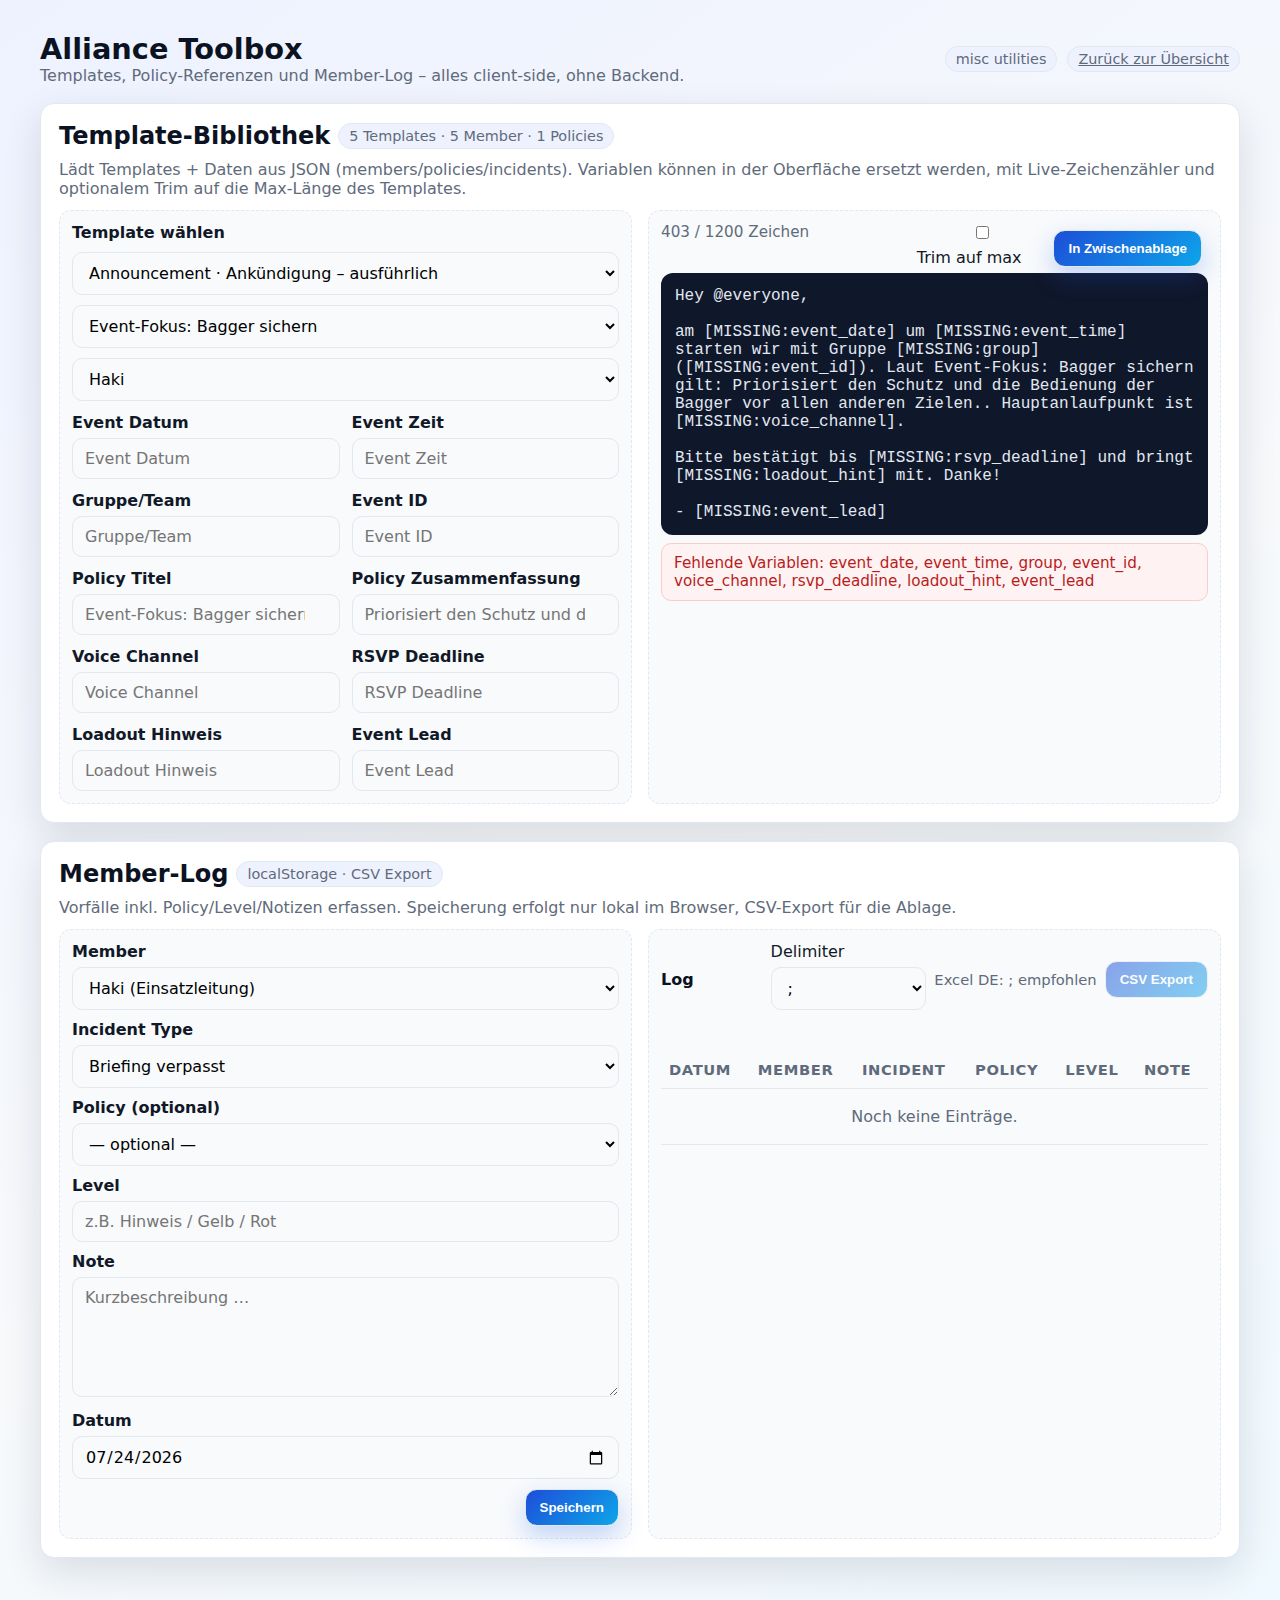
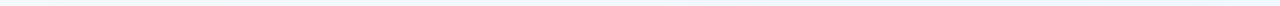
<file: docs/misc/alliance-toolbox.html>
<!doctype html>
<html lang="de">
<head>
  <meta charset="UTF-8">
  <meta name="viewport" content="width=device-width,initial-scale=1.0">
  <title>Alliance Toolbox</title>
  <style>
    :root {
      --bg: #f7f9fb;
      --card: #ffffff;
      --border: #e2e8f0;
      --muted: #5f6b7b;
      --text: #0b1221;
      --accent: #1d4ed8;
      --accent-2: #0ea5e9;
      --shadow: 0 14px 38px rgba(15, 23, 42, 0.12);
      --radius: 14px;
    }

    * { box-sizing: border-box; }

    body {
      margin: 0;
      font-family: ui-sans-serif, system-ui, -apple-system, "Segoe UI", Roboto, sans-serif;
      background: linear-gradient(145deg, #eef2ff 0%, #f7f9fb 55%, #f0f9ff 100%);
      color: var(--text);
      padding: 32px 16px 48px;
    }

    .page {
      max-width: 1200px;
      margin: 0 auto;
      display: flex;
      flex-direction: column;
      gap: 18px;
    }

    .page-header {
      display: flex;
      align-items: center;
      justify-content: space-between;
      gap: 12px;
      flex-wrap: wrap;
    }

    h1 { margin: 0; font-size: 1.8rem; }
    p { margin: 0; }
    .muted { color: var(--muted); }

    .card {
      background: var(--card);
      border: 1px solid var(--border);
      border-radius: var(--radius);
      box-shadow: var(--shadow);
      padding: 18px;
    }

    .section-title { margin: 0 0 10px; display: flex; align-items: center; gap: 8px; }

    .grid { display: grid; gap: 16px; grid-template-columns: 1fr; }
    @media (min-width: 960px) { .grid.two { grid-template-columns: repeat(2, minmax(0, 1fr)); } }

    label { display: block; font-weight: 600; margin-bottom: 6px; color: #111827; }
    input, select, textarea { width: 100%; padding: 10px 12px; border-radius: 10px; border: 1px solid var(--border); font: inherit; background: #f8fafc; }
    textarea { min-height: 120px; resize: vertical; }
    input:focus, select:focus, textarea:focus { outline: 2px solid #bfdbfe; border-color: #93c5fd; background: #fff; }

    .inline { display: flex; gap: 8px; align-items: center; flex-wrap: wrap; }
    .btn {
      appearance: none;
      border: 1px solid var(--border);
      background: linear-gradient(135deg, var(--accent) 0%, var(--accent-2) 100%);
      color: #fff;
      padding: 10px 14px;
      border-radius: 12px;
      font-weight: 700;
      cursor: pointer;
      box-shadow: 0 10px 24px rgba(37, 99, 235, 0.25);
      transition: transform 120ms ease, box-shadow 120ms ease;
    }
    .btn:disabled { opacity: 0.5; cursor: not-allowed; box-shadow: none; }
    .btn:hover:not(:disabled) { transform: translateY(-1px); box-shadow: 0 14px 30px rgba(37, 99, 235, 0.3); }

    .pill { display: inline-flex; gap: 6px; align-items: center; padding: 4px 10px; border-radius: 999px; background: #eef2ff; border: 1px solid var(--border); color: var(--muted); font-size: 0.9em; }

    .panel {
      border: 1px dashed var(--border);
      border-radius: 12px;
      padding: 12px;
      background: #f8fafc;
    }

    .template-controls { display: flex; flex-wrap: wrap; gap: 10px; align-items: center; }
    .template-variables { display: grid; gap: 12px; grid-template-columns: repeat(auto-fit, minmax(220px, 1fr)); }

    .output { white-space: pre-wrap; background: #0f172a; color: #e2e8f0; padding: 14px; border-radius: 12px; min-height: 120px; font-family: ui-monospace, SFMono-Regular, Menlo, Monaco, Consolas, "Liberation Mono", "Courier New", monospace; }

    table { width: 100%; border-collapse: collapse; }
    th, td { padding: 10px 8px; border-bottom: 1px solid var(--border); text-align: left; }
    th { font-size: 0.92em; text-transform: uppercase; letter-spacing: 0.04em; color: var(--muted); }
    tr:hover td { background: #f8fafc; }

    .badge { padding: 4px 8px; border-radius: 8px; font-size: 0.85em; background: #ecfeff; color: #0ea5e9; border: 1px solid #bae6fd; }
    .danger { color: #b91c1c; }
    .empty { text-align: center; padding: 18px 8px; color: var(--muted); }

    .alert { padding: 10px 12px; border-radius: 10px; background: #fef2f2; color: #b91c1c; border: 1px solid #fecaca; margin-bottom: 8px; }

    .char-counter { display: flex; align-items: center; gap: 10px; color: var(--muted); font-size: 0.95em; }
    .copy-status { color: var(--muted); font-size: 0.95em; min-height: 1.2em; }
  </style>
</head>
<body>
  <div class="page">
    <header class="page-header">
      <div>
        <h1>Alliance Toolbox</h1>
        <p class="muted">Templates, Policy-Referenzen und Member-Log – alles client-side, ohne Backend.</p>
      </div>
      <div class="inline" style="gap:10px;">
        <span class="pill">misc utilities</span>
        <a class="pill" href="../index.html">Zurück zur Übersicht</a>
      </div>
    </header>

    <section class="card">
      <div class="section-title">
        <h2 style="margin:0;">Template-Bibliothek</h2>
        <span class="pill" id="template-meta">lädt …</span>
      </div>
      <p class="muted" style="margin-bottom:12px;">Lädt Templates + Daten aus JSON (members/policies/incidents). Variablen können in der Oberfläche ersetzt werden, mit Live-Zeichenzähler und optionalem Trim auf die Max-Länge des Templates.</p>

      <div class="grid two">
        <div class="panel">
          <div class="template-controls" style="margin-bottom:12px;">
            <label for="template-select" style="margin:0;">Template wählen</label>
            <select id="template-select" style="min-width:220px;"></select>
            <select id="policy-select" title="Policy Kontext" style="min-width:200px;"></select>
            <select id="member-select" title="Member Kontext" style="min-width:200px;"></select>
          </div>
          <div id="variable-fields" class="template-variables"></div>
        </div>
        <div class="panel">
          <div class="inline" style="justify-content: space-between; align-items: flex-start; gap:10px; flex-wrap: wrap;">
            <div class="char-counter" id="char-counter">–</div>
            <div class="inline" style="gap:6px; align-items: center;">
              <label class="inline" style="gap:6px; font-weight:500;"><input type="checkbox" id="trim-toggle"> Trim auf max</label>
              <button class="btn" id="copy-btn" type="button">In Zwischenablage</button>
              <span class="copy-status" id="copy-status" aria-live="polite"></span>
            </div>
          </div>
          <div id="output" class="output"></div>
          <div id="missing-vars" class="muted" style="margin-top:8px; font-size:0.95em;"></div>
        </div>
      </div>
    </section>

    <section class="card">
      <div class="section-title">
        <h2 style="margin:0;">Member-Log</h2>
        <span class="pill">localStorage · CSV Export</span>
      </div>
      <p class="muted" style="margin-bottom:12px;">Vorfälle inkl. Policy/Level/Notizen erfassen. Speicherung erfolgt nur lokal im Browser, CSV-Export für die Ablage.</p>

      <div class="grid two">
        <form id="log-form" class="panel" style="display:grid; gap:10px; align-content:start;">
          <div>
            <label for="log-member">Member</label>
            <select id="log-member" required></select>
          </div>
          <div>
            <label for="log-incident">Incident Type</label>
            <select id="log-incident" required></select>
          </div>
          <div>
            <label for="log-policy">Policy (optional)</label>
            <select id="log-policy"></select>
          </div>
          <div>
            <label for="log-level">Level</label>
            <input id="log-level" name="level" placeholder="z.B. Hinweis / Gelb / Rot" required />
          </div>
          <div>
            <label for="log-note">Note</label>
            <textarea id="log-note" name="note" placeholder="Kurzbeschreibung …" required></textarea>
          </div>
          <div>
            <label for="log-date">Datum</label>
            <input type="date" id="log-date" required />
          </div>
          <div class="inline" style="justify-content: flex-end;">
            <button class="btn" type="submit">Speichern</button>
          </div>
        </form>

        <div class="panel" style="overflow:auto;">
          <div class="inline" style="justify-content: space-between; margin-bottom:8px; align-items: center; gap:12px;">
            <strong>Log</strong>
            <div class="inline" style="gap:8px; align-items:center; flex-wrap: wrap;">
              <label class="inline" style="gap:6px; font-weight:500;">
                Delimiter
                <select id="csv-delimiter" style="min-width:76px;">
                  <option value=";">;</option>
                  <option value=",">,</option>
                </select>
              </label>
              <span class="muted" style="font-size:0.92em;">Excel DE: ; empfohlen</span>
              <button class="btn" id="export-csv" type="button">CSV Export</button>
            </div>
          </div>
          <div id="log-status" class="muted" aria-live="polite" style="margin-bottom:8px; min-height:1.2em;"></div>
          <table aria-label="Member Logs">
            <thead>
              <tr>
                <th>Datum</th>
                <th>Member</th>
                <th>Incident</th>
                <th>Policy</th>
                <th>Level</th>
                <th>Note</th>
              </tr>
            </thead>
            <tbody id="log-table"></tbody>
          </table>
        </div>
      </div>
    </section>
  </div>

  <script>
    const dataSources = {
      members: 'members.json',
      incidents: 'incident_types.json',
      policies: 'policies.json',
      templates: 'templates.json'
    };

    const logStorageKey = 'alliance-toolbox-logs';
    const LOG_SCHEMA_VERSION = 2;

    const normalizeKey = (val) => (val ?? '').toString().trim().toLowerCase();
    function buildLookups(ctx) {
      const memberById = Object.fromEntries((ctx.members || []).map(m => [m.id, m]));
      const incidentById = Object.fromEntries((ctx.incidents || []).map(i => [i.id, i]));
      const policyById = Object.fromEntries((ctx.policies || []).map(p => [p.id, p]));

      const memberByDisplay = {};
      (ctx.members || []).forEach(m => {
        const key = normalizeKey(m.name || m.display || m.id);
        if (key) memberByDisplay[key] = m.id;
      });

      const incidentByLabel = {};
      (ctx.incidents || []).forEach(i => {
        const key = normalizeKey(i.label || i.name || i.id);
        if (key) incidentByLabel[key] = i.id;
      });

      const policyByTitle = {};
      (ctx.policies || []).forEach(p => {
        const key = normalizeKey(p.title || p.id);
        if (key) policyByTitle[key] = p.id;
      });

      return {
        members: { byId: memberById, byDisplay: memberByDisplay },
        incidents: { byId: incidentById, byDisplay: incidentByLabel },
        policies: { byId: policyById, byDisplay: policyByTitle },
      };
    }

    async function loadJson(path) {
      const res = await fetch(path, { cache: 'no-store' });
      if (!res.ok) throw new Error(`Fehler beim Laden von ${path}`);
      return res.json();
    }

    async function bootstrap() {
      try {
        const [members, incidents, policies, templates] = await Promise.all([
          loadJson(dataSources.members),
          loadJson(dataSources.incidents),
          loadJson(dataSources.policies),
          loadJson(dataSources.templates),
        ]);

        const ctx = { members, incidents, policies, templates };
        ctx.lookups = buildLookups(ctx);
        initTemplateUi(ctx);
        initLogUi(ctx);
      } catch (err) {
        const output = document.getElementById('output');
        output.textContent = err.message || 'Laden fehlgeschlagen';
        output.style.background = '#fee2e2';
        output.style.color = '#7f1d1d';
      }
    }

    function createOption(value, label) {
      const opt = document.createElement('option');
      opt.value = value;
      opt.textContent = label;
      return opt;
    }

    function suggestValueForKey(key, ctx) {
      const lower = key.toLowerCase();
      if (lower.includes('member')) return ctx.members[0]?.name || '';
      if (lower.includes('policy_title')) return ctx.policies[0]?.title || '';
      if (lower.includes('policy_summary')) return ctx.policies[0]?.summary || '';
      if (lower.includes('policy')) return ctx.policies[0]?.id || '';
      if (lower.includes('incident')) return ctx.incidents[0]?.label || '';
      if (lower.includes('contact')) return ctx.policies[0]?.contact || '';
      return '';
    }

    function optionsForKey(key, ctx) {
      const lower = key.toLowerCase();
      if (lower.includes('member')) return ctx.members.map(m => m.name);
      if (lower.includes('policy_title') || lower === 'policy') return ctx.policies.map(p => p.title);
      if (lower.includes('policy_summary')) return ctx.policies.map(p => p.summary);
      if (lower.includes('policy')) return ctx.policies.map(p => p.id);
      if (lower.includes('incident')) return ctx.incidents.map(i => i.label);
      if (lower.includes('level')) return Array.from(new Set(ctx.incidents.flatMap(i => i.level_suggestions || [])));
      return [];
    }

    function initTemplateUi(ctx) {
      const templateSelect = document.getElementById('template-select');
      const policySelect = document.getElementById('policy-select');
      const memberSelect = document.getElementById('member-select');
      const variableFields = document.getElementById('variable-fields');
      const outputEl = document.getElementById('output');
      const meta = document.getElementById('template-meta');
      const trimToggle = document.getElementById('trim-toggle');
      const charCounter = document.getElementById('char-counter');
      const copyBtn = document.getElementById('copy-btn');
      const copyStatus = document.getElementById('copy-status');
      const missingListEl = document.getElementById('missing-vars');

      templateSelect.innerHTML = '';
      ctx.templates.forEach(t => templateSelect.appendChild(createOption(t.id, `${t.category} · ${t.title}`)));

      policySelect.innerHTML = '';
      ctx.policies.forEach(p => policySelect.appendChild(createOption(p.id, `${p.title}`)));

      memberSelect.innerHTML = '';
      ctx.members.forEach(m => memberSelect.appendChild(createOption(m.id, m.name)));

      const renderVariables = (template) => {
        variableFields.innerHTML = '';
        (template.variables || []).forEach(def => {
          const wrap = document.createElement('div');
          const label = document.createElement('label');
          label.textContent = def.label || def.key;
          label.setAttribute('for', `var-${def.key}`);
          const input = document.createElement('input');
          input.id = `var-${def.key}`;
          input.dataset.key = def.key;
          input.placeholder = suggestValueForKey(def.key, ctx) || def.label || def.key;
          const options = optionsForKey(def.key, ctx);
          wrap.appendChild(label);
          wrap.appendChild(input);
          if (options.length) {
            const listId = `list-${def.key}`;
            input.setAttribute('list', listId);
            const datalist = document.createElement('datalist');
            datalist.id = listId;
            options.forEach(val => datalist.appendChild(createOption(val, val)));
            wrap.appendChild(datalist);
          }
          variableFields.appendChild(wrap);
        });
      };

      const renderOutput = () => {
        const template = ctx.templates.find(t => t.id === templateSelect.value) || ctx.templates[0];
        if (!template) return;
        const values = {};
        (template.variables || []).forEach(def => {
          const input = document.getElementById(`var-${def.key}`);
          const val = input?.value?.trim();
          if (val) values[def.key] = val;
        });

        // Context additions
        const policy = ctx.policies.find(p => p.id === policySelect.value) || ctx.policies[0];
        if (policy) {
          if (!values.policy_title && policy.title) values.policy_title = policy.title;
          if (!values.policy_summary && policy.summary) values.policy_summary = policy.summary;
          if (!values.contact && policy.contact) values.contact = policy.contact;
        }
        const member = ctx.members.find(m => m.id === memberSelect.value) || ctx.members[0];
        if (member && !values.member_name) values.member_name = member.name;

        const missingVars = new Set();
        const tokenRegex = /{{\s*([^{}\s]+)\s*}}/g;
        const result = template.body.replace(tokenRegex, (_, rawKey) => {
          const key = rawKey.trim();
          const val = values[key];
          if (val === undefined || val === null || `${val}`.trim() === '') {
            missingVars.add(key);
            return `[MISSING:${key}]`;
          }
          return `${val}`;
        });

        const originalLength = result.length;
        const limit = template.max_chars;
        const shouldTrim = Boolean(limit && trimToggle.checked);
        const trimmed = shouldTrim ? result.slice(0, limit) : result;
        const trimmedLength = trimmed.length;

        outputEl.textContent = trimmed;

        if (missingVars.size) {
          missingListEl.textContent = `Fehlende Variablen: ${Array.from(missingVars).join(', ')}`;
          missingListEl.className = 'alert';
        } else {
          missingListEl.textContent = '';
          missingListEl.className = 'muted';
        }

        const counterParts = [];
        if (limit) {
          counterParts.push(`${originalLength} / ${limit} Zeichen`);
          if (originalLength > limit) counterParts.push('⚠️ über Limit');
        } else {
          counterParts.push(`${originalLength} Zeichen`);
        }
        if (shouldTrim) counterParts.push(`nach Trim: ${trimmedLength}`);
        charCounter.textContent = counterParts.join(' · ');
        meta.textContent = `${ctx.templates.length} Templates · ${ctx.members.length} Member · ${ctx.policies.length} Policies`;
      };

      const handleTemplateChange = () => {
        const template = ctx.templates.find(t => t.id === templateSelect.value) || ctx.templates[0];
        if (!template) return;
        renderVariables(template);
        trimToggle.checked = false;
        renderOutput();
        variableFields.querySelectorAll('input').forEach(input => input.addEventListener('input', renderOutput));
      };

      templateSelect.addEventListener('change', handleTemplateChange);
      policySelect.addEventListener('change', renderOutput);
      memberSelect.addEventListener('change', renderOutput);
      trimToggle.addEventListener('change', renderOutput);
      const selectOutputForManualCopy = () => {
        try {
          const selection = window.getSelection();
          if (!selection) return;
          selection.removeAllRanges();
          const range = document.createRange();
          range.selectNodeContents(outputEl);
          selection.addRange(range);
        } catch (_) {
          /* noop */
        }
      };

      const copyWithFallback = async (text) => {
        if (navigator.clipboard?.writeText && window.isSecureContext) {
          try {
            await navigator.clipboard.writeText(text);
            return true;
          } catch (_) {
            /* fall through to fallback */
          }
        }

        const textarea = document.createElement('textarea');
        textarea.value = text;
        textarea.setAttribute('readonly', '');
        textarea.style.position = 'fixed';
        textarea.style.top = '-9999px';
        textarea.style.left = '-9999px';
        document.body.appendChild(textarea);

        let success = false;
        try {
          textarea.select();
          success = document.execCommand('copy');
        } catch (_) {
          success = false;
        } finally {
          document.body.removeChild(textarea);
        }

        return success;
      };

      let isCopying = false;
      copyBtn.addEventListener('click', async () => {
        if (isCopying) return;
        isCopying = true;

        const originalLabel = 'In Zwischenablage';
        const text = outputEl.textContent || '';
        const empty = text.trim().length === 0;

        const resetLabel = (label = originalLabel, delay = 1300) => {
          setTimeout(() => {
            copyBtn.textContent = label;
          }, delay);
        };

        copyBtn.disabled = true;
        copyStatus.textContent = '';

        if (empty) {
          copyBtn.textContent = 'Nichts zu kopieren';
          resetLabel();
          copyBtn.disabled = false;
          isCopying = false;
          return;
        }

        copyBtn.textContent = 'Kopieren …';
        const success = await copyWithFallback(text);

        if (success) {
          copyBtn.textContent = 'Kopiert';
          resetLabel();
        } else {
          copyBtn.textContent = 'Fehlgeschlagen';
          copyStatus.textContent = 'Kopieren fehlgeschlagen – bitte manuell markieren';
          selectOutputForManualCopy();
          resetLabel();
        }

        copyBtn.disabled = false;
        isCopying = false;
      });

      handleTemplateChange();
    }

    function mapToStableId(value, lookup, rawFallback) {
      const cleanedValue = (value ?? '').toString().trim();
      const cleanedRaw = (rawFallback ?? '').toString().trim();
      const candidates = [];
      if (cleanedValue) candidates.push(cleanedValue);
      if (cleanedRaw && cleanedRaw !== cleanedValue) candidates.push(cleanedRaw);

      for (const candidate of candidates) {
        if (lookup.byId[candidate]) {
          return { id: candidate, migrated: candidate !== cleanedValue, raw: cleanedRaw || undefined };
        }
        const fromDisplay = lookup.byDisplay[normalizeKey(candidate)];
        if (fromDisplay) {
          return { id: fromDisplay, migrated: true, raw: cleanedRaw || candidate };
        }
      }

      const preservedRaw = cleanedRaw || (cleanedValue && cleanedValue !== 'unknown' ? cleanedValue : '');
      return { id: candidates.length ? 'unknown' : '', migrated: Boolean(candidates.length), raw: preservedRaw || undefined };
    }

    function normalizeLogEntry(entry, lookups) {
      if (!entry || typeof entry !== 'object') return { valid: false, migrated: false };

      const toStr = (val) => (val === undefined || val === null) ? '' : String(val).trim();

      const memberSource = mapToStableId(entry.member_id ?? entry.member, lookups.members, entry.member_raw ?? entry.member);
      const incidentSource = mapToStableId(entry.incident_type_id ?? entry.incident, lookups.incidents, entry.incident_raw ?? entry.incident);
      const policySource = mapToStableId(entry.policy_id ?? entry.policy, lookups.policies, entry.policy_raw ?? entry.policy);

      const normalized = {
        member_id: memberSource.id,
        incident_type_id: incidentSource.id,
        policy_id: policySource.id || '',
        level: toStr(entry.level),
        note: toStr(entry.note),
        date: toStr(entry.date),
        createdAt: Number(entry.createdAt),
      };

      if (memberSource.raw) normalized.member_raw = memberSource.raw;
      if (incidentSource.raw) normalized.incident_raw = incidentSource.raw;
      if (policySource.raw) normalized.policy_raw = policySource.raw;

      const datePattern = /^\d{4}-\d{2}-\d{2}$/;
      if (!normalized.member_id || !normalized.incident_type_id || !normalized.level || !normalized.note) return { valid: false, migrated: false };
      if (!normalized.date || !datePattern.test(normalized.date) || Number.isNaN(Date.parse(normalized.date))) return { valid: false, migrated: false };
      if (!Number.isFinite(normalized.createdAt)) {
        const parsedDate = Date.parse(normalized.date);
        if (!Number.isFinite(parsedDate)) return { valid: false, migrated: false };
        normalized.createdAt = parsedDate;
      }

      const migrated = Boolean(memberSource.migrated || incidentSource.migrated || policySource.migrated || entry.member !== undefined || entry.incident !== undefined || entry.policy !== undefined);
      return { valid: true, entry: normalized, migrated };
    }

    function loadLogs(ctx) {
      const status = { messages: [], invalidCount: 0, reset: false };
      const raw = localStorage.getItem(logStorageKey);
      if (!raw) return { items: [], status };

      let parsed;
      try {
        parsed = JSON.parse(raw);
      } catch (_) {
        status.messages.push('Log-Daten beschädigt, neu gestartet.');
        status.reset = true;
        saveLogs([]);
        return { items: [], status };
      }

      let items;
      if (Array.isArray(parsed)) {
        status.messages.push('Älteres Log-Format erkannt, aktualisiert.');
        status.reset = true;
        items = parsed;
      } else if (parsed && typeof parsed === 'object' && Array.isArray(parsed.items)) {
        if (parsed.schema_version !== LOG_SCHEMA_VERSION) {
          status.messages.push('Unbekannte Log-Version, versuche zu migrieren.');
          status.reset = true;
        }
        items = parsed.items;
      } else {
        status.messages.push('Log-Daten unbrauchbar, neu gestartet.');
        status.reset = true;
        saveLogs([]);
        return { items: [], status };
      }

      const validItems = [];
      items.forEach(item => {
        const { valid, entry, migrated } = normalizeLogEntry(item, ctx.lookups);
        if (valid) {
          validItems.push(entry);
          if (migrated) status.reset = true;
        } else {
          status.invalidCount += 1;
        }
      });

      if (status.invalidCount) {
        status.messages.push(`${status.invalidCount} Einträge verworfen (inkonsistente Felder).`);
        status.reset = true;
      }

      if (status.reset && !status.messages.length) {
        status.messages.push('Log-Daten aktualisiert.');
      }

      if (status.reset) saveLogs(validItems);

      return { items: validItems, status };
    }

    function saveLogs(items) {
      const payload = { schema_version: LOG_SCHEMA_VERSION, items: items || [] };
      localStorage.setItem(logStorageKey, JSON.stringify(payload));
    }

    function initLogUi(ctx) {
      const memberSelect = document.getElementById('log-member');
      const incidentSelect = document.getElementById('log-incident');
      const policySelect = document.getElementById('log-policy');
      const form = document.getElementById('log-form');
      const tableBody = document.getElementById('log-table');
      const exportBtn = document.getElementById('export-csv');
      const delimiterSelect = document.getElementById('csv-delimiter');
      const dateInput = document.getElementById('log-date');
      const logStatus = document.getElementById('log-status');

      memberSelect.innerHTML = '';
      ctx.members.forEach(m => memberSelect.appendChild(createOption(m.id, `${m.name} (${m.role})`)));

      incidentSelect.innerHTML = '';
      ctx.incidents.forEach(i => incidentSelect.appendChild(createOption(i.id, `${i.label}`)));

      policySelect.innerHTML = '';
      policySelect.appendChild(createOption('', '— optional —'));
      ctx.policies.forEach(p => policySelect.appendChild(createOption(p.id, `${p.title}`)));

      dateInput.valueAsDate = new Date();

      const resolveDisplay = (id, lookup, raw) => {
        if (!id) return 'Unbekannt';
        const item = lookup.byId[id];
        if (item) return item.name || item.display || item.label || item.title || id;
        if (id === 'unknown' && raw) return `Unbekannt (raw value: ${raw})`;
        return raw ? `Unbekannt (raw value: ${raw})` : 'Unbekannt';
      };

      const renderLogs = () => {
        const { items: logs, status } = loadLogs(ctx);
        tableBody.innerHTML = '';

        if (status.messages.length) {
          logStatus.textContent = status.messages.join(' · ');
          logStatus.className = 'alert';
        } else {
          logStatus.textContent = '';
          logStatus.className = 'muted';
        }

        if (!logs.length) {
          const row = document.createElement('tr');
          const cell = document.createElement('td');
          cell.colSpan = 6;
          cell.className = 'empty';
          cell.textContent = 'Noch keine Einträge.';
          row.appendChild(cell);
          tableBody.appendChild(row);
          exportBtn.disabled = true;
          exportBtn.title = 'Keine Einträge vorhanden';
          return;
        }

        const sortedLogs = [...logs].sort((a, b) => b.createdAt - a.createdAt);
        sortedLogs.forEach(entry => {
          const memberLabel = resolveDisplay(entry.member_id, ctx.lookups.members, entry.member_raw);
          const incidentLabel = resolveDisplay(entry.incident_type_id, ctx.lookups.incidents, entry.incident_raw);
          const policyLabel = entry.policy_id ? resolveDisplay(entry.policy_id, ctx.lookups.policies, entry.policy_raw) : '';
          const row = document.createElement('tr');
          row.innerHTML = `
            <td>${entry.date || ''}</td>
            <td>${memberLabel || ''}</td>
            <td>${incidentLabel || ''}</td>
            <td>${policyLabel || ''}</td>
            <td><span class=\"badge\">${entry.level || ''}</span></td>
            <td>${entry.note || ''}</td>
          `;
          tableBody.appendChild(row);
        });

        exportBtn.disabled = false;
        exportBtn.title = '';
      };

      form.addEventListener('submit', (event) => {
        event.preventDefault();
        const payload = {
          member_id: memberSelect.value,
          incident_type_id: incidentSelect.value,
          policy_id: policySelect.value,
          level: document.getElementById('log-level').value.trim(),
          note: document.getElementById('log-note').value.trim(),
          date: dateInput.value,
          createdAt: Date.now(),
        };
        const { items: logs } = loadLogs(ctx);
        logs.push(payload);
        saveLogs(logs);
        form.reset();
        dateInput.valueAsDate = new Date();
        renderLogs();
      });


      exportBtn.addEventListener('click', () => {
        const { items: logs } = loadLogs(ctx);
        if (!logs.length) return;

        const delimiter = delimiterSelect.value || ';';
        const header = ['date','member_id','member','incident_type_id','incident','policy_id','policy','level','note'];
        const escapeField = (value) => {
          const str = (value === undefined || value === null) ? '' : String(value);
          const needsQuote = str.includes(delimiter) || str.includes('"') || str.includes('\n') || str.includes('\r');
          const escaped = str.replace(/"/g, '""');
          return needsQuote ? `"${escaped}"` : escaped;
        };

        const lines = [
          header,
          ...logs.map(log => header.map(key => {
            if (key === 'member') return resolveDisplay(log.member_id, ctx.lookups.members, log.member_raw);
            if (key === 'incident') return resolveDisplay(log.incident_type_id, ctx.lookups.incidents, log.incident_raw);
            if (key === 'policy') return log.policy_id ? resolveDisplay(log.policy_id, ctx.lookups.policies, log.policy_raw) : '';
            return log[key] || '';
          }))
        ].map(row => row.map(escapeField).join(delimiter));

        const csv = lines.join('\r\n');
        const blob = new Blob(['\ufeff', csv], { type: 'text/csv;charset=utf-8;' });
        const url = URL.createObjectURL(blob);
        const a = document.createElement('a');
        a.href = url;
        a.download = 'alliance-member-log.csv';
        a.click();
        URL.revokeObjectURL(url);
      });

      renderLogs();
    }

    bootstrap();
  </script>
</body>
</html>
</file>
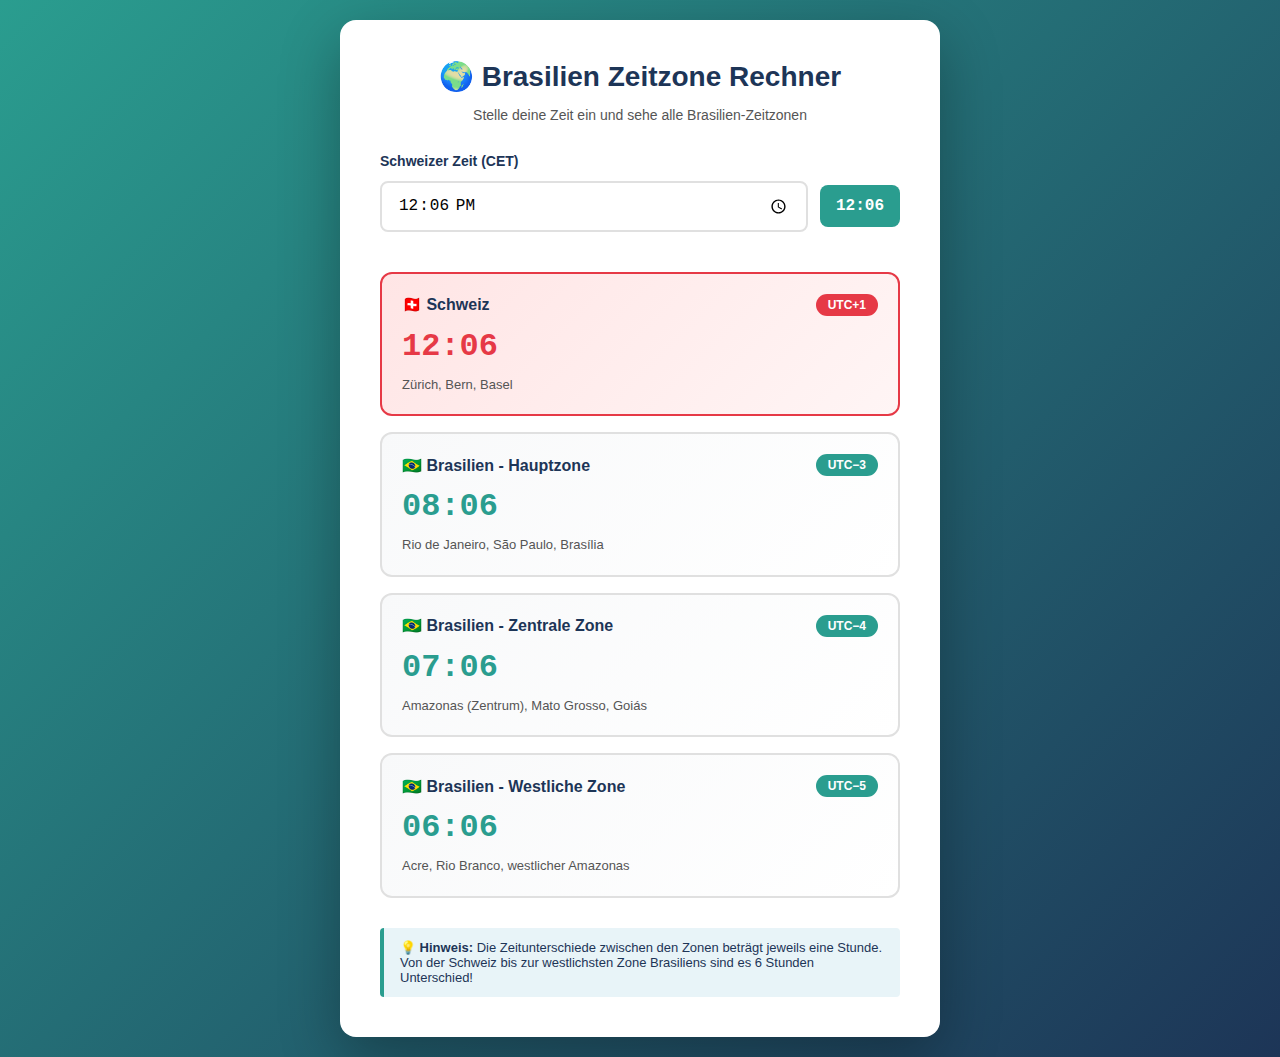
<file: docs/misc/brasilien-zeitzonen.html>
<!DOCTYPE html>
<html lang="de">
<head>
    <meta charset="UTF-8">
    <meta name="viewport" content="width=device-width, initial-scale=1.0">
    <title>Brasilien Zeitzone Rechner</title>
    <style>
        :root {
            --color-primary: #2A9D8F;
            --color-secondary: #E63946;
            --color-bg: #F5F5F5;
            --color-surface: #FFFFFF;
            --color-text: #1D3557;
            --color-text-light: #555;
        }

        * {
            box-sizing: border-box;
        }

        body {
            font-family: -apple-system, BlinkMacSystemFont, 'Segoe UI', Roboto, sans-serif;
            background: linear-gradient(135deg, var(--color-primary) 0%, #1D3557 100%);
            margin: 0;
            padding: 20px;
            min-height: 100vh;
            display: flex;
            justify-content: center;
            align-items: center;
        }

        .container {
            background: var(--color-surface);
            border-radius: 16px;
            padding: 40px;
            box-shadow: 0 20px 60px rgba(0, 0, 0, 0.3);
            max-width: 600px;
            width: 100%;
        }

        h1 {
            color: var(--color-text);
            text-align: center;
            margin: 0 0 10px 0;
            font-size: 28px;
        }

        .subtitle {
            text-align: center;
            color: var(--color-text-light);
            margin-bottom: 30px;
            font-size: 14px;
        }

        .time-input-section {
            margin-bottom: 40px;
        }

        .label {
            display: block;
            font-weight: 600;
            color: var(--color-text);
            margin-bottom: 12px;
            font-size: 14px;
        }

        .input-group {
            display: flex;
            gap: 12px;
            align-items: center;
        }

        input[type="time"],
        input[type="number"] {
            padding: 12px 16px;
            border: 2px solid #E0E0E0;
            border-radius: 8px;
            font-size: 16px;
            font-family: 'Courier New', monospace;
            transition: border-color 0.3s;
        }

        input[type="time"]:focus,
        input[type="number"]:focus {
            outline: none;
            border-color: var(--color-primary);
            box-shadow: 0 0 0 3px rgba(42, 157, 143, 0.1);
        }

        input[type="time"] {
            flex: 1;
            min-width: 150px;
        }

        .time-display {
            background: var(--color-primary);
            color: white;
            padding: 12px 16px;
            border-radius: 8px;
            font-family: 'Courier New', monospace;
            font-size: 16px;
            font-weight: 600;
        }

        .zones-grid {
            display: grid;
            grid-template-columns: 1fr;
            gap: 16px;
        }

        .zone-card {
            background: linear-gradient(135deg, #F8F9FA 0%, #FFFFFF 100%);
            border: 2px solid #E0E0E0;
            border-radius: 12px;
            padding: 20px;
            transition: all 0.3s;
        }

        .zone-card:hover {
            border-color: var(--color-primary);
            box-shadow: 0 8px 24px rgba(42, 157, 143, 0.15);
        }

        .zone-card.switzerland {
            border-color: var(--color-secondary);
            background: linear-gradient(135deg, #FFE5E5 0%, #FFF5F5 100%);
        }

        .zone-card.switzerland:hover {
            box-shadow: 0 8px 24px rgba(230, 57, 70, 0.15);
        }

        .zone-header {
            display: flex;
            justify-content: space-between;
            align-items: center;
            margin-bottom: 12px;
        }

        .zone-name {
            font-weight: 700;
            color: var(--color-text);
            font-size: 16px;
        }

        .zone-offset {
            background: var(--color-primary);
            color: white;
            padding: 4px 12px;
            border-radius: 20px;
            font-size: 12px;
            font-weight: 600;
        }

        .zone-card.switzerland .zone-offset {
            background: var(--color-secondary);
        }

        .zone-time {
            font-size: 32px;
            font-weight: 700;
            color: var(--color-primary);
            font-family: 'Courier New', monospace;
            margin-bottom: 10px;
        }

        .zone-card.switzerland .zone-time {
            color: var(--color-secondary);
        }

        .zone-cities {
            font-size: 13px;
            color: var(--color-text-light);
            line-height: 1.5;
        }

        .info-box {
            background: #E8F4F8;
            border-left: 4px solid var(--color-primary);
            padding: 12px 16px;
            border-radius: 4px;
            font-size: 13px;
            color: var(--color-text);
            margin-top: 30px;
        }

        @media (max-width: 600px) {
            .container {
                padding: 24px;
            }

            h1 {
                font-size: 24px;
            }

            .input-group {
                flex-direction: column;
            }

            .zone-time {
                font-size: 24px;
            }
        }
    </style>
</head>
<body>
    <div class="container">
        <h1>🌍 Brasilien Zeitzone Rechner</h1>
        <p class="subtitle">Stelle deine Zeit ein und sehe alle Brasilien-Zeitzonen</p>

        <div class="time-input-section">
            <label class="label">Schweizer Zeit (CET)</label>
            <div class="input-group">
                <input type="time" id="timeInput" value="14:30">
                <div class="time-display" id="displayTime">14:30</div>
            </div>
        </div>

        <div class="zones-grid">
            <div class="zone-card switzerland">
                <div class="zone-header">
                    <span class="zone-name">🇨🇭 Schweiz</span>
                    <span class="zone-offset">UTC+1</span>
                </div>
                <div class="zone-time" id="swissTime">14:30</div>
                <div class="zone-cities">Zürich, Bern, Basel</div>
            </div>

            <div class="zone-card">
                <div class="zone-header">
                    <span class="zone-name">🇧🇷 Brasilien - Hauptzone</span>
                    <span class="zone-offset">UTC−3</span>
                </div>
                <div class="zone-time" id="brazilMain">10:30</div>
                <div class="zone-cities">Rio de Janeiro, São Paulo, Brasília</div>
            </div>

            <div class="zone-card">
                <div class="zone-header">
                    <span class="zone-name">🇧🇷 Brasilien - Zentrale Zone</span>
                    <span class="zone-offset">UTC−4</span>
                </div>
                <div class="zone-time" id="brazilCentral">09:30</div>
                <div class="zone-cities">Amazonas (Zentrum), Mato Grosso, Goiás</div>
            </div>

            <div class="zone-card">
                <div class="zone-header">
                    <span class="zone-name">🇧🇷 Brasilien - Westliche Zone</span>
                    <span class="zone-offset">UTC−5</span>
                </div>
                <div class="zone-time" id="brazilWest">08:30</div>
                <div class="zone-cities">Acre, Rio Branco, westlicher Amazonas</div>
            </div>
        </div>

        <div class="info-box">
            <strong>💡 Hinweis:</strong> Die Zeitunterschiede zwischen den Zonen beträgt jeweils eine Stunde. Von der Schweiz bis zur westlichsten Zone Brasiliens sind es 6 Stunden Unterschied!
        </div>
    </div>

    <script>
        const timeInput = document.getElementById('timeInput');
        const displayTime = document.getElementById('displayTime');
        const swissTime = document.getElementById('swissTime');
        const brazilMain = document.getElementById('brazilMain');
        const brazilCentral = document.getElementById('brazilCentral');
        const brazilWest = document.getElementById('brazilWest');

        function calculateTimes() {
            const timeValue = timeInput.value;
            if (!timeValue) return;

            const [hours, minutes] = timeValue.split(':').map(Number);

            // Display input time
            displayTime.textContent = timeValue;
            swissTime.textContent = timeValue;

            // Calculate Brazil times (subtract hours from Swiss time)
            // UTC+1 (Swiss) to UTC-3 (Main Brazil) = -4 hours difference
            // UTC+1 (Swiss) to UTC-4 (Central Brazil) = -5 hours difference
            // UTC+1 (Swiss) to UTC-5 (West Brazil) = -6 hours difference

            const mainHours = (hours - 4 + 24) % 24;
            const centralHours = (hours - 5 + 24) % 24;
            const westHours = (hours - 6 + 24) % 24;

            brazilMain.textContent = formatTime(mainHours, minutes);
            brazilCentral.textContent = formatTime(centralHours, minutes);
            brazilWest.textContent = formatTime(westHours, minutes);
        }

        function formatTime(hours, minutes) {
            return `${String(hours).padStart(2, '0')}:${String(minutes).padStart(2, '0')}`;
        }

        // Event listener for time input
        timeInput.addEventListener('change', calculateTimes);
        timeInput.addEventListener('input', calculateTimes);

        // Initialize on page load with current Swiss time
        function initializeWithCurrentTime() {
            const now = new Date();
            const hours = String(now.getHours()).padStart(2, '0');
            const minutes = String(now.getMinutes()).padStart(2, '0');
            timeInput.value = `${hours}:${minutes}`;
            calculateTimes();
        }

        initializeWithCurrentTime();
    </script>
</body>
</html>
</file>
<file: docs/admin/admin.css>
/*
 * Admin Shell v1 recap (Status Quo vor diesem Patch)
 * - HTML: body > header.admin-header (brand + actions) + .admin-layout mit nav.admin-nav + main.admin-content
 * - Sidebar: 240px breit, viel Padding, immer sichtbar; Breakpoint 900px macht die Sidebar zur flexiblen Reihen-Navigation.
 * - Content: max. 1200px, relativ großzügige Außenabstände, wodurch Tabellen/Tools schmal wirken.
 * - Breakpoints: nur @max-width 900px (Stacked Layout), keine echte Tablet-Optimierung; Sidebar bleibt breit, Cards/Table Wrapper selten angepasst.
 * - UI-Probleme: Sidebar nimmt auf Tablet viel Platz ein, Content wirkt eingequetscht, Karten/Tabellen haben unterschiedliche Abstände.
 *
 * Admin Shell v2 Konzept (dieser Patch)
 * - Layout-Zustände:
 *   Desktop (>=1200px): Fixe Sidebar (220-240px) links, viel Platz für Content (max-width ~1320px) mit konsistentem Padding.
 *   Tablet (768-1199px): Sidebar einklappbar/Overlay, schmalere Typografie, Content nutzt fast volle Breite.
 *   Mobile (<768px): Sidebar standardmäßig versteckt als Overlay + Backdrop, Content 100% Breite, Nav per Hamburger.
 * - Sidebar: kompaktere Padding/Typografie, aktive Links klar markiert, wenig Leerraum.
 * - Content: einheitlicher Wrapper (.admin-content) mit auto-Margin, klaren Spalten-Gaps, Card-Grid (3/2/1 Spalten) und Table-Wrapper mit Overflow.
 */

:root {
  font-family: ui-sans-serif, system-ui, -apple-system, "Segoe UI", Roboto, "Noto Sans", sans-serif;
  --bg: #f5f7fd;
  --bg-alt: #ffffff;
  --panel: #ffffff;
  --panel-muted: #f8faff;
  --border: #dfe7f1;
  --border-strong: #c8d5ec;
  --text: #111111;
  --text-muted: #5f6b7b;
  --accent: #2563eb;
  --accent-strong: #1d4ed8;
  --danger: #c2410c;
  --warning: #c27803;
  --ok: #0f8b51;
  --shadow-soft: 0 8px 20px rgba(15, 23, 42, 0.08);
  --shadow-card: 0 12px 28px rgba(15, 23, 42, 0.08);
  --shadow-panel: 0 20px 45px rgba(15, 23, 42, 0.08);
  --glass: rgba(255, 255, 255, 0.88);
}

* {
  box-sizing: border-box;
}

body {
  margin: 0;
  min-height: 100vh;
  font-family: var(--font, var(--font-family, ui-sans-serif, system-ui, -apple-system, "Segoe UI", sans-serif));
  background: linear-gradient(180deg, #f8f9ff 0%, #f1f4fb 45%, #e6edf9 100%);
  color: var(--text);
  color-scheme: light;
}

.admin-shell {
  min-height: 100vh;
  display: grid;
  grid-template-columns: 240px 1fr;
  background: radial-gradient(circle at top right, rgba(37, 99, 235, 0.08), transparent 40%);
  position: relative;
}

.admin-sidebar {
  position: sticky;
  top: 0;
  align-self: start;
  height: 100vh;
  padding: 1.25rem 1rem;
  background: rgba(255, 255, 255, 0.9);
  border-right: 1px solid rgba(223, 231, 241, 0.9);
  box-shadow: inset -1px 0 0 rgba(223, 231, 241, 0.5);
  backdrop-filter: blur(12px);
  display: flex;
  flex-direction: column;
  gap: 1rem;
  z-index: 30;
}

.admin-sidebar-header {
  display: flex;
  align-items: center;
  justify-content: space-between;
  gap: 0.5rem;
  padding: 0.35rem 0.5rem;
}

.admin-logo {
  font-weight: 700;
  font-size: 0.95rem;
  letter-spacing: 0.08em;
  text-transform: uppercase;
  color: var(--text);
}

.sidebar-close,
.sidebar-toggle {
  appearance: none;
  background: #fff;
  border: 1px solid var(--border);
  border-radius: 0.65rem;
  padding: 0.45rem 0.65rem;
  display: inline-flex;
  align-items: center;
  justify-content: center;
  gap: 0.35rem;
  cursor: pointer;
  font: inherit;
  color: var(--text);
  box-shadow: 0 6px 14px rgba(15, 23, 42, 0.08);
}

.sidebar-close {
  display: none;
}

.sidebar-toggle {
  margin-right: 0.35rem;
}

.admin-nav {
  display: flex;
  flex-direction: column;
  gap: 0.25rem;
  padding: 0.35rem;
}

.admin-nav a {
  padding: 0.55rem 0.75rem;
  border-radius: 0.8rem;
  color: var(--text-muted);
  text-decoration: none;
  font-weight: 600;
  font-size: 0.95rem;
  display: flex;
  align-items: center;
  justify-content: space-between;
  gap: 0.35rem;
  transition: background 0.2s ease, color 0.2s ease, border-color 0.2s ease;
  border: 1px solid transparent;
}

.admin-nav a:hover {
  color: var(--text);
  background: rgba(37, 99, 235, 0.08);
}

.admin-nav a.active {
  background: #fff;
  color: var(--text);
  border: 1px solid var(--border);
  box-shadow: var(--shadow-soft);
}

.admin-main {
  min-height: 100vh;
  display: flex;
  flex-direction: column;
}

.admin-header {
  position: sticky;
  top: 0;
  z-index: 15;
  display: flex;
  align-items: center;
  gap: 0.75rem;
  padding: 0.9rem clamp(1rem, 3vw, 1.6rem);
  border-bottom: 1px solid rgba(223, 231, 241, 0.8);
  background: rgba(255, 255, 255, 0.92);
  backdrop-filter: blur(14px);
  box-shadow: 0 10px 22px rgba(15, 23, 42, 0.08);
}

.page-title {
  display: flex;
  flex-direction: column;
  gap: 0.15rem;
  margin-right: auto;
}

.page-title h1 {
  margin: 0;
  font-size: clamp(1.1rem, 2vw, 1.4rem);
}

.page-title p {
  margin: 0;
  color: var(--text-muted);
  font-size: 0.95rem;
}

.admin-header-actions {
  display: flex;
  gap: 0.5rem;
  align-items: center;
  flex-wrap: wrap;
}

.admin-header-actions a {
  color: var(--accent);
  text-decoration: none;
  font-size: 0.9rem;
  font-weight: 500;
}

.admin-header-actions a:hover {
  color: var(--accent-strong);
}

.admin-content {
  flex: 1;
  display: flex;
  flex-direction: column;
  gap: 1.25rem;
  padding: clamp(1rem, 3vw, 2rem);
  width: min(1320px, 100%);
  margin: 0 auto 2.5rem;
}

.admin-section,
.admin-panel,
.panel,
.table-wrapper {
  background: linear-gradient(180deg, #ffffff 0%, #f7f9ff 100%);
  border: 1px solid var(--border);
  border-radius: 1rem;
  box-shadow: var(--shadow-panel);
}

.admin-section {
  padding: 1.4rem;
}

.admin-section h2,
.admin-section h1 {
  margin-top: 0;
}

.admin-section + .admin-section {
  margin-top: 0.35rem;
}

.admin-panel,
.panel {
  padding: 1rem;
}

.admin-card-grid {
  display: grid;
  grid-template-columns: repeat(3, minmax(0, 1fr));
  gap: 1rem;
}

.admin-card {
  background: linear-gradient(180deg, #ffffff 0%, #f5f7fb 100%);
  border: 1px solid var(--border);
  border-radius: 0.9rem;
  padding: 1.1rem;
  display: flex;
  flex-direction: column;
  gap: 0.4rem;
  min-height: 120px;
  box-shadow: var(--shadow-card);
}

.admin-card h3 {
  margin: 0;
  font-size: 1.05rem;
}

.admin-card p,
.admin-card span {
  color: var(--text-muted);
  font-size: 0.9rem;
  margin: 0;
}

.admin-table-wrapper {
  background: linear-gradient(180deg, #ffffff 0%, #f7f9ff 100%);
  border: 1px solid var(--border);
  border-radius: 0.95rem;
  padding: 0.6rem;
  box-shadow: var(--shadow-soft);
  overflow-x: auto;
}

.admin-table-wrapper table {
  width: 100%;
  min-width: 640px;
  border-collapse: collapse;
}

.admin-table-wrapper thead {
  text-transform: uppercase;
  font-size: 0.75rem;
  letter-spacing: 0.05em;
  color: var(--text-muted);
  background: #f1f5f9;
}

.admin-table-wrapper th,
.admin-table-wrapper td {
  padding: 0.6rem 0.75rem;
  border-bottom: 1px solid var(--border);
  text-align: left;
}

.admin-table-wrapper tr:nth-child(2n) {
  background: #f9fafc;
}

.admin-table-wrapper tr:hover {
  background: rgba(37, 99, 235, 0.08);
}

.hint {
  color: var(--text-muted);
  font-size: 0.9rem;
  overflow-wrap: anywhere;
}

.code {
  font-family: ui-monospace, SFMono-Regular, Menlo, Monaco, Consolas, "Liberation Mono", monospace;
  background: #f1f5f9;
  padding: 0.25rem 0.45rem;
  border-radius: 0.5rem;
  border: 1px solid var(--border);
  overflow-wrap: anywhere;
}

.kbd {
  font-family: ui-monospace, SFMono-Regular, Menlo, Monaco, Consolas, "Liberation Mono", monospace;
  padding: 0.1rem 0.4rem;
  border-radius: 0.45rem;
  border: 1px solid var(--border);
  background: #f8fafc;
}

.mono {
  font-family: ui-monospace, SFMono-Regular, Menlo, Monaco, Consolas, "Liberation Mono", monospace;
}

.btn {
  appearance: none;
  border: 1px solid var(--border);
  border-radius: 0.75rem;
  padding: 0.55rem 1.2rem;
  background: #ffffff;
  color: var(--text);
  font: inherit;
  font-weight: 500;
  cursor: pointer;
  display: inline-flex;
  align-items: center;
  gap: 0.4rem;
  transition: background 0.15s ease, border-color 0.15s ease, box-shadow 0.15s ease;
}

.btn:hover {
  background: #f8fafc;
  box-shadow: 0 4px 12px rgba(15, 23, 42, 0.12);
}

.btn.pri {
  background: var(--accent);
  color: #fff;
  border-color: var(--accent);
}

.btn.ok {
  background: var(--ok);
  color: #fff;
  border-color: var(--ok);
}

.btn.err {
  background: #dc2626;
  color: #fff;
  border-color: #dc2626;
}

.btn.ghost {
  background: transparent;
  border-color: transparent;
  color: var(--accent);
}

.btn[disabled] {
  opacity: 0.5;
  cursor: not-allowed;
}

.pill {
  display: inline-flex;
  align-items: center;
  gap: 0.35rem;
  padding: 0.25rem 0.7rem;
  border-radius: 999px;
  border: 1px solid var(--border);
  background: #fff;
  font-size: 0.85rem;
  color: var(--text-muted);
}

.stat {
  font-size: 0.85rem;
  color: var(--text-muted);
}

.stat.success {
  color: var(--accent);
}

.stat.error {
  color: var(--danger);
}

textarea,
input,
select {
  font: inherit;
  background: var(--bg-alt);
  border: 1px solid var(--border);
  border-radius: 0.75rem;
  color: var(--text);
  padding: 0.5rem 0.75rem;
  box-shadow: 0 1px 2px rgba(15, 23, 42, 0.04);
}

textarea {
  display: block;
  width: min(100%, 56rem);
  min-width: 0;
  resize: none;
}

:where(.btn, .admin-nav a, .tab, .tab-button, input, select, textarea):focus-visible {
  outline: 2px solid rgba(37, 99, 235, 0.45);
  outline-offset: 2px;
}

textarea:focus,
input:focus,
select:focus {
  outline: 2px solid rgba(37, 99, 235, 0.35);
  outline-offset: 1px;
}

label {
  font-size: 0.85rem;
  color: var(--text-muted);
  display: block;
  margin-bottom: 0.35rem;
}

.row {
  display: flex;
  flex-wrap: wrap;
  gap: 0.75rem;
  align-items: center;
}

.two {
  display: grid;
  grid-template-columns: repeat(auto-fit, minmax(260px, 1fr));
  gap: 1rem;
}

.two > * {
  min-width: 0;
}

.tabs {
  display: flex;
  gap: 0.5rem;
  flex-wrap: wrap;
  margin-bottom: 1rem;
}

.tab {
  padding: 0.65rem 1rem;
  border-radius: 0.75rem;
  border: 1px solid var(--border);
  background: #f8fafc;
  cursor: pointer;
  font-weight: 500;
  color: var(--text-muted);
}

.tab.active {
  background: #fff;
  border-color: var(--accent);
  color: var(--text);
  box-shadow: 0 4px 12px rgba(37, 99, 235, 0.12);
}

.hidden { display: none !important; }

.autocomplete-wrapper { position: relative; }
.autocomplete-menu {
  position: absolute;
  left: 0;
  right: 0;
  top: calc(100% + 0.15rem);
  background: var(--panel);
  border: 1px solid var(--border);
  border-radius: 0.75rem;
  box-shadow: var(--shadow-card);
  overflow: hidden;
  z-index: 12;
  display: grid;
  gap: 0;
  padding: 0.25rem;
  max-height: 260px;
  overflow-y: auto;
}
.autocomplete-item {
  all: unset;
  padding: 0.45rem 0.6rem;
  border-radius: 0.65rem;
  cursor: pointer;
  font-size: 0.95rem;
  color: var(--text);
}
.autocomplete-item:hover,
.autocomplete-item.active {
  background: rgba(37, 99, 235, 0.08);
  color: var(--text);
}

.admin-overlay {
  position: fixed;
  inset: 0;
  background: rgba(0, 0, 0, 0.35);
  opacity: 0;
  pointer-events: none;
  transition: opacity 0.2s ease;
  z-index: 25;
}

/* Tablet: Sidebar als Overlay, Content breiter */
@media (max-width: 1199px) {
  .admin-shell {
    grid-template-columns: 1fr;
  }

  .admin-sidebar {
    position: fixed;
    left: 0;
    top: 0;
    height: 100vh;
    transform: translateX(-100%);
    transition: transform 0.25s ease;
    width: min(260px, 80vw);
    box-shadow: var(--shadow-panel);
  }

  body.sidebar-open .admin-sidebar {
    transform: translateX(0);
  }

  .sidebar-close {
    display: inline-flex;
  }

  .admin-overlay {
    opacity: 0;
  }

  body.sidebar-open .admin-overlay {
    opacity: 1;
    pointer-events: auto;
  }
}

/* Mobile: Header kompakt, Card-Grid stacked */
@media (max-width: 900px) {
  .admin-header {
    align-items: flex-start;
  }

  .admin-header-actions {
    width: 100%;
    justify-content: flex-start;
  }

  .admin-card-grid {
    grid-template-columns: repeat(2, minmax(0, 1fr));
  }
}

@media (max-width: 700px) {
  .admin-card-grid {
    grid-template-columns: 1fr;
  }

  .admin-table-wrapper table {
    min-width: 520px;
  }
}
</file>
